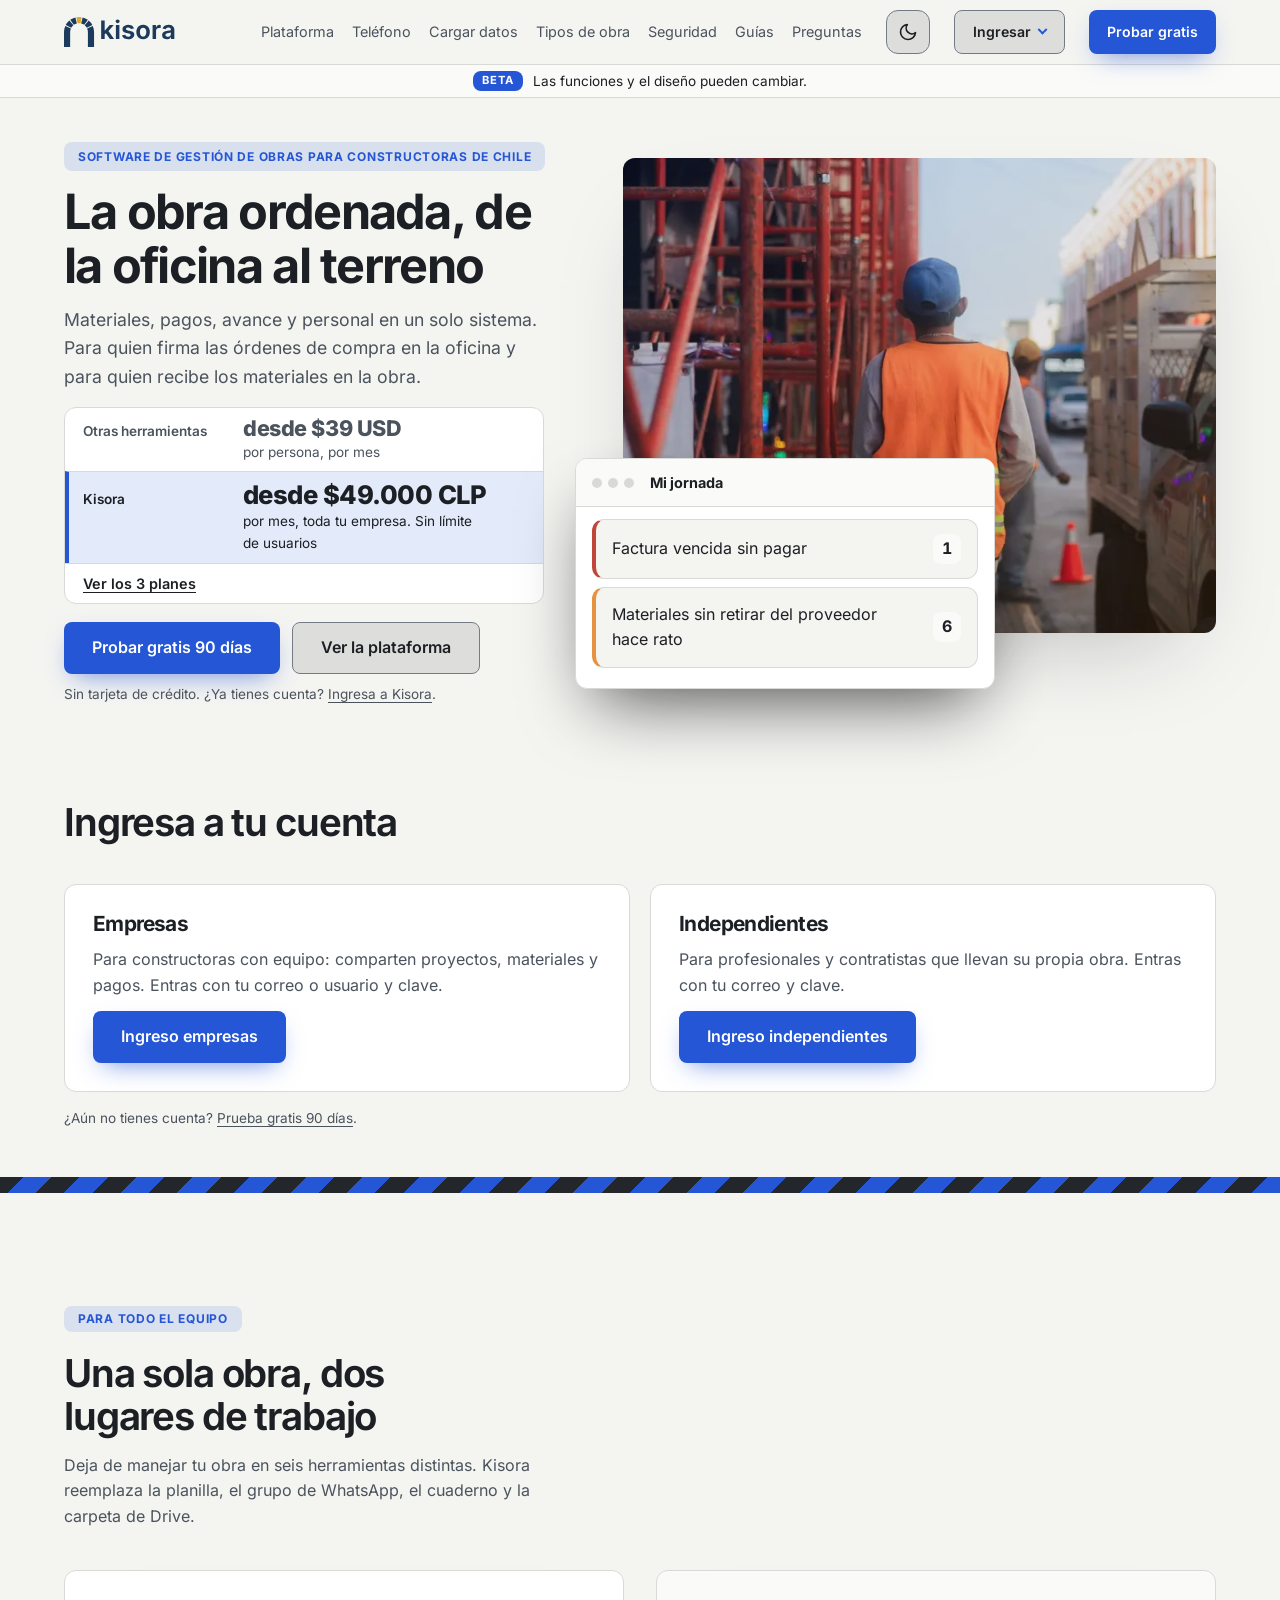
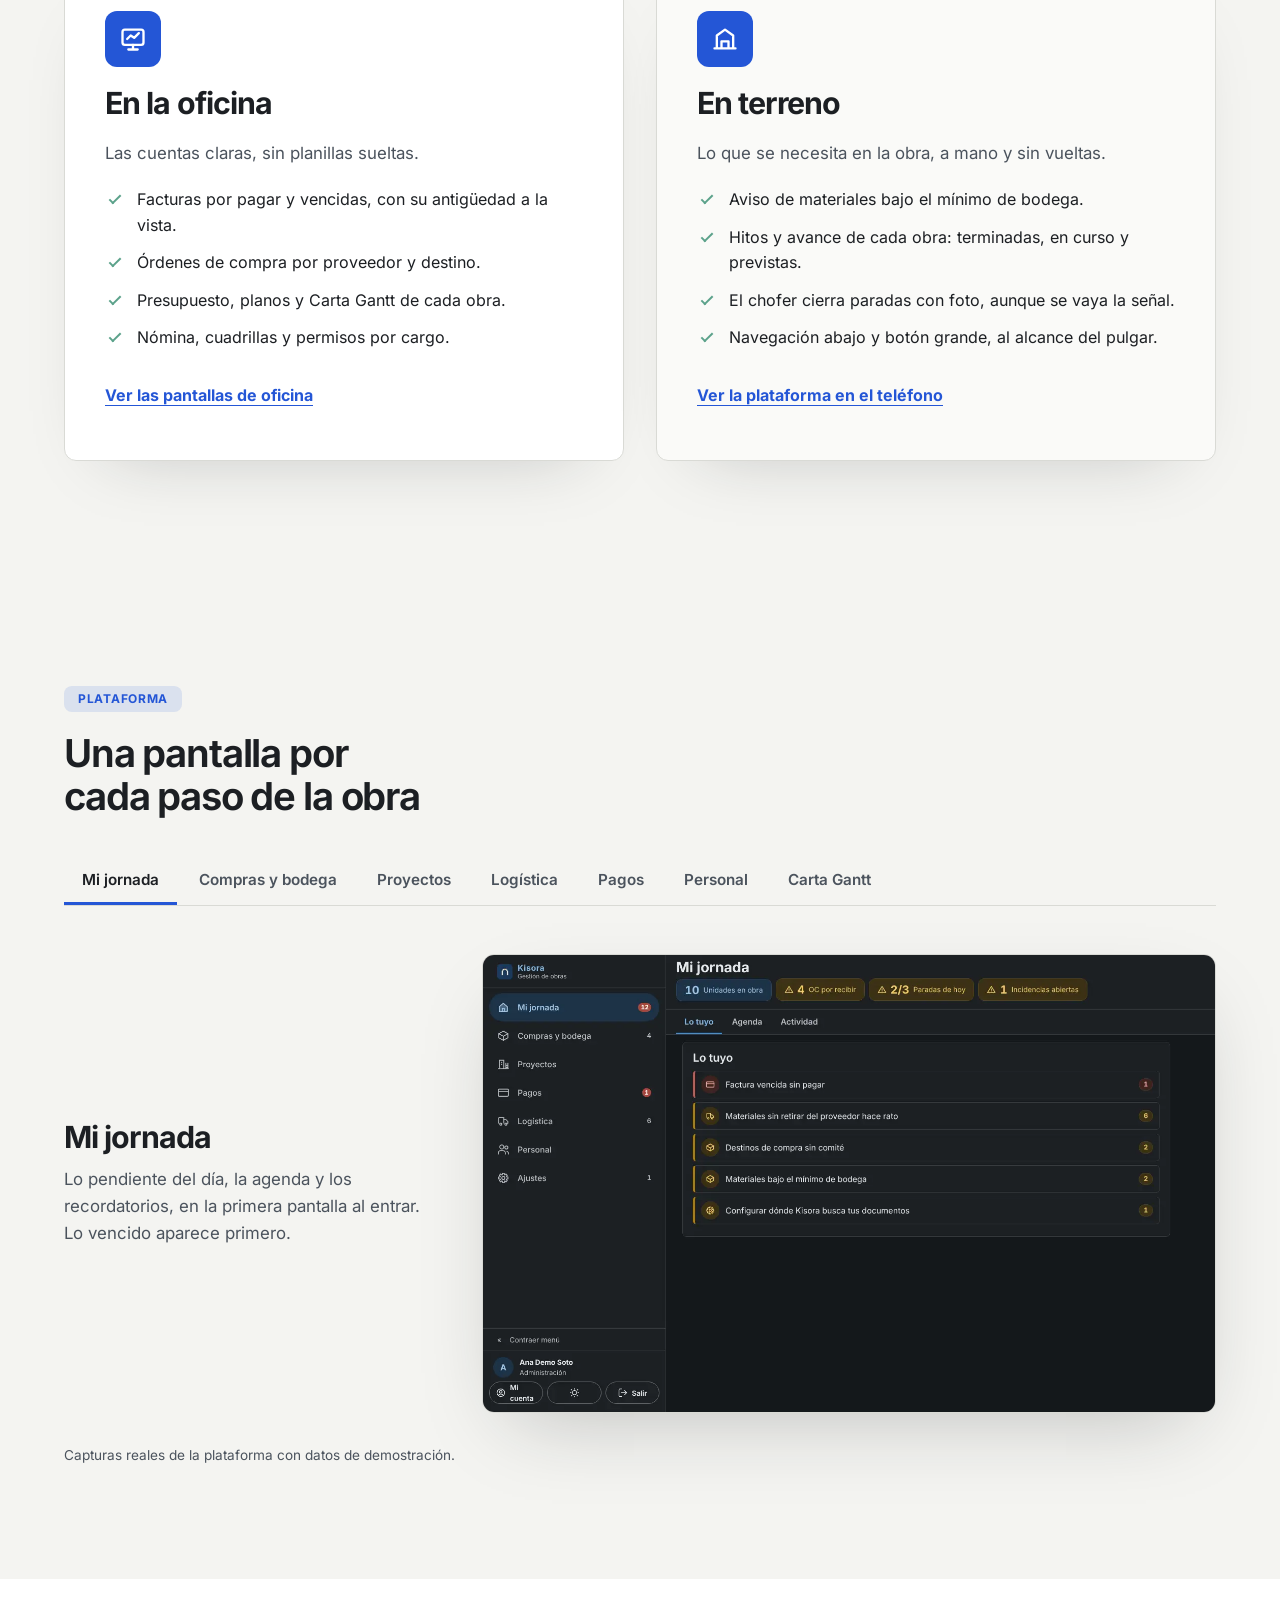
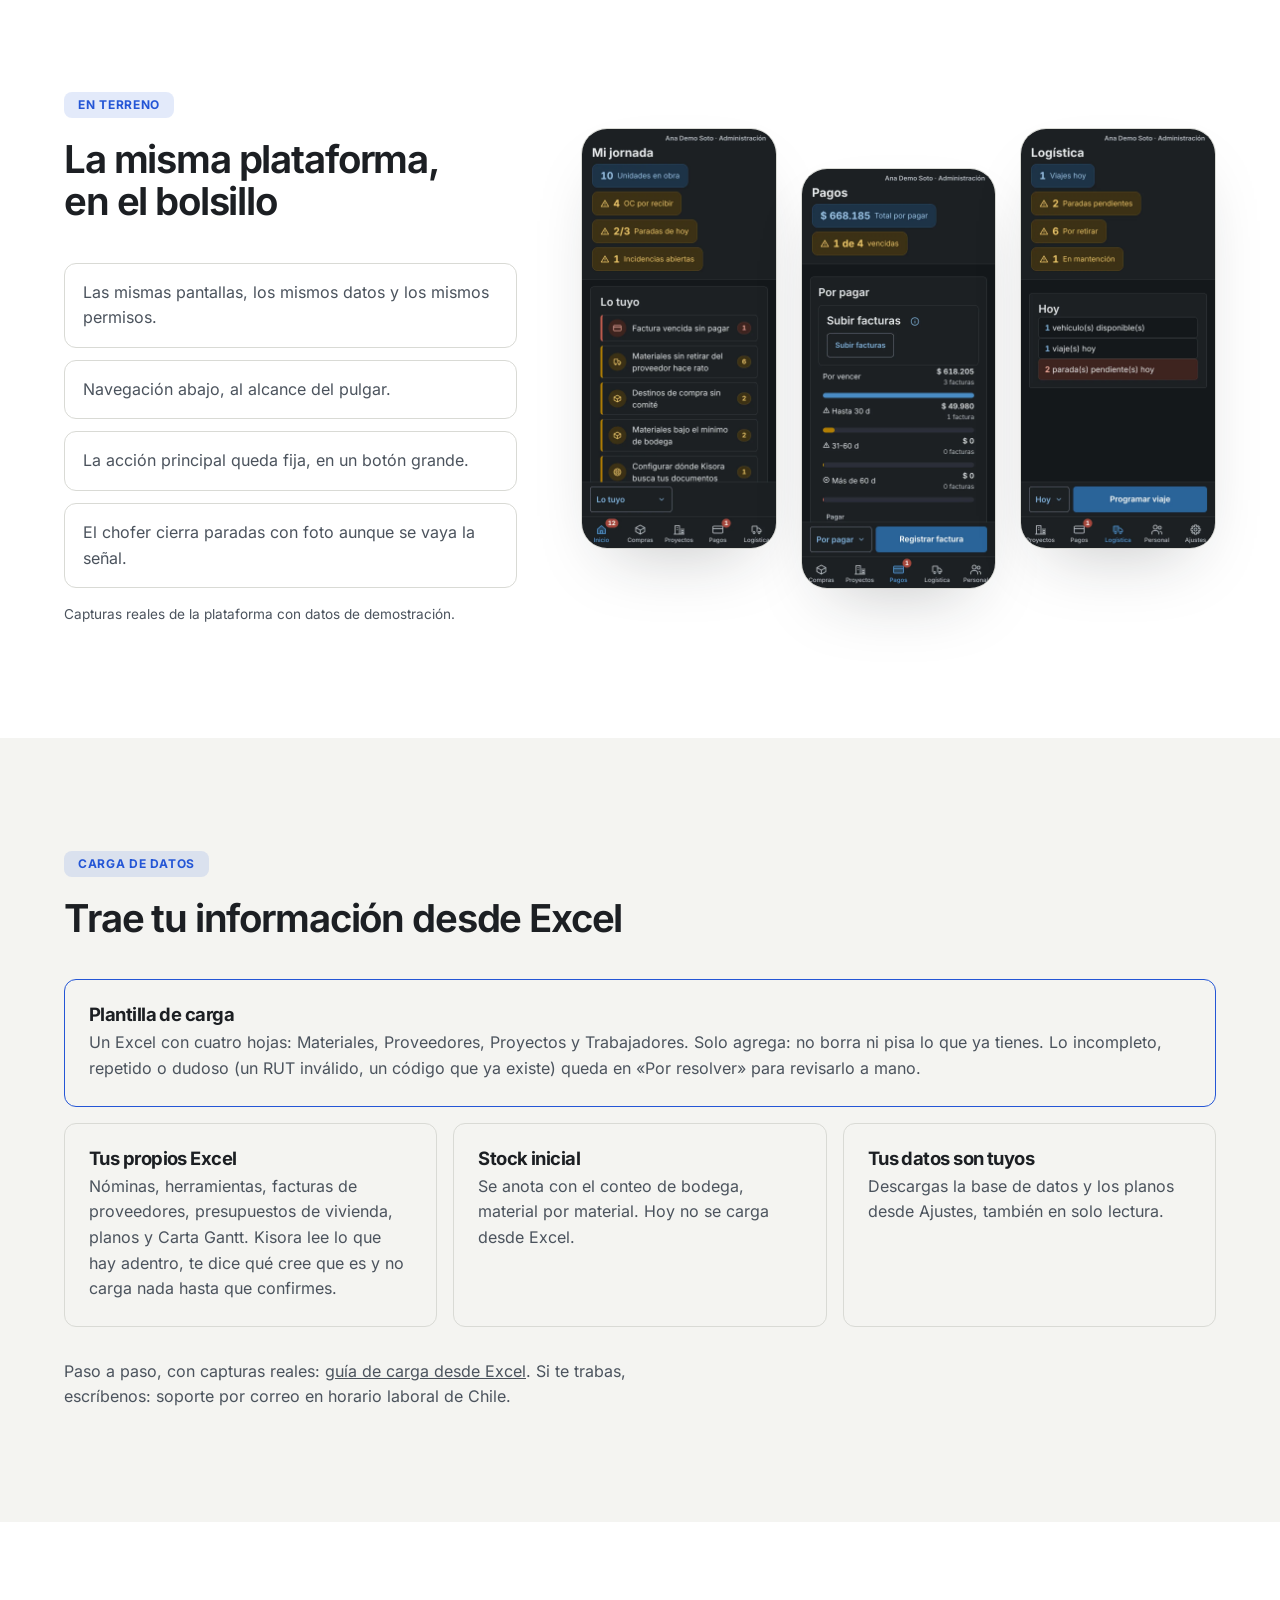
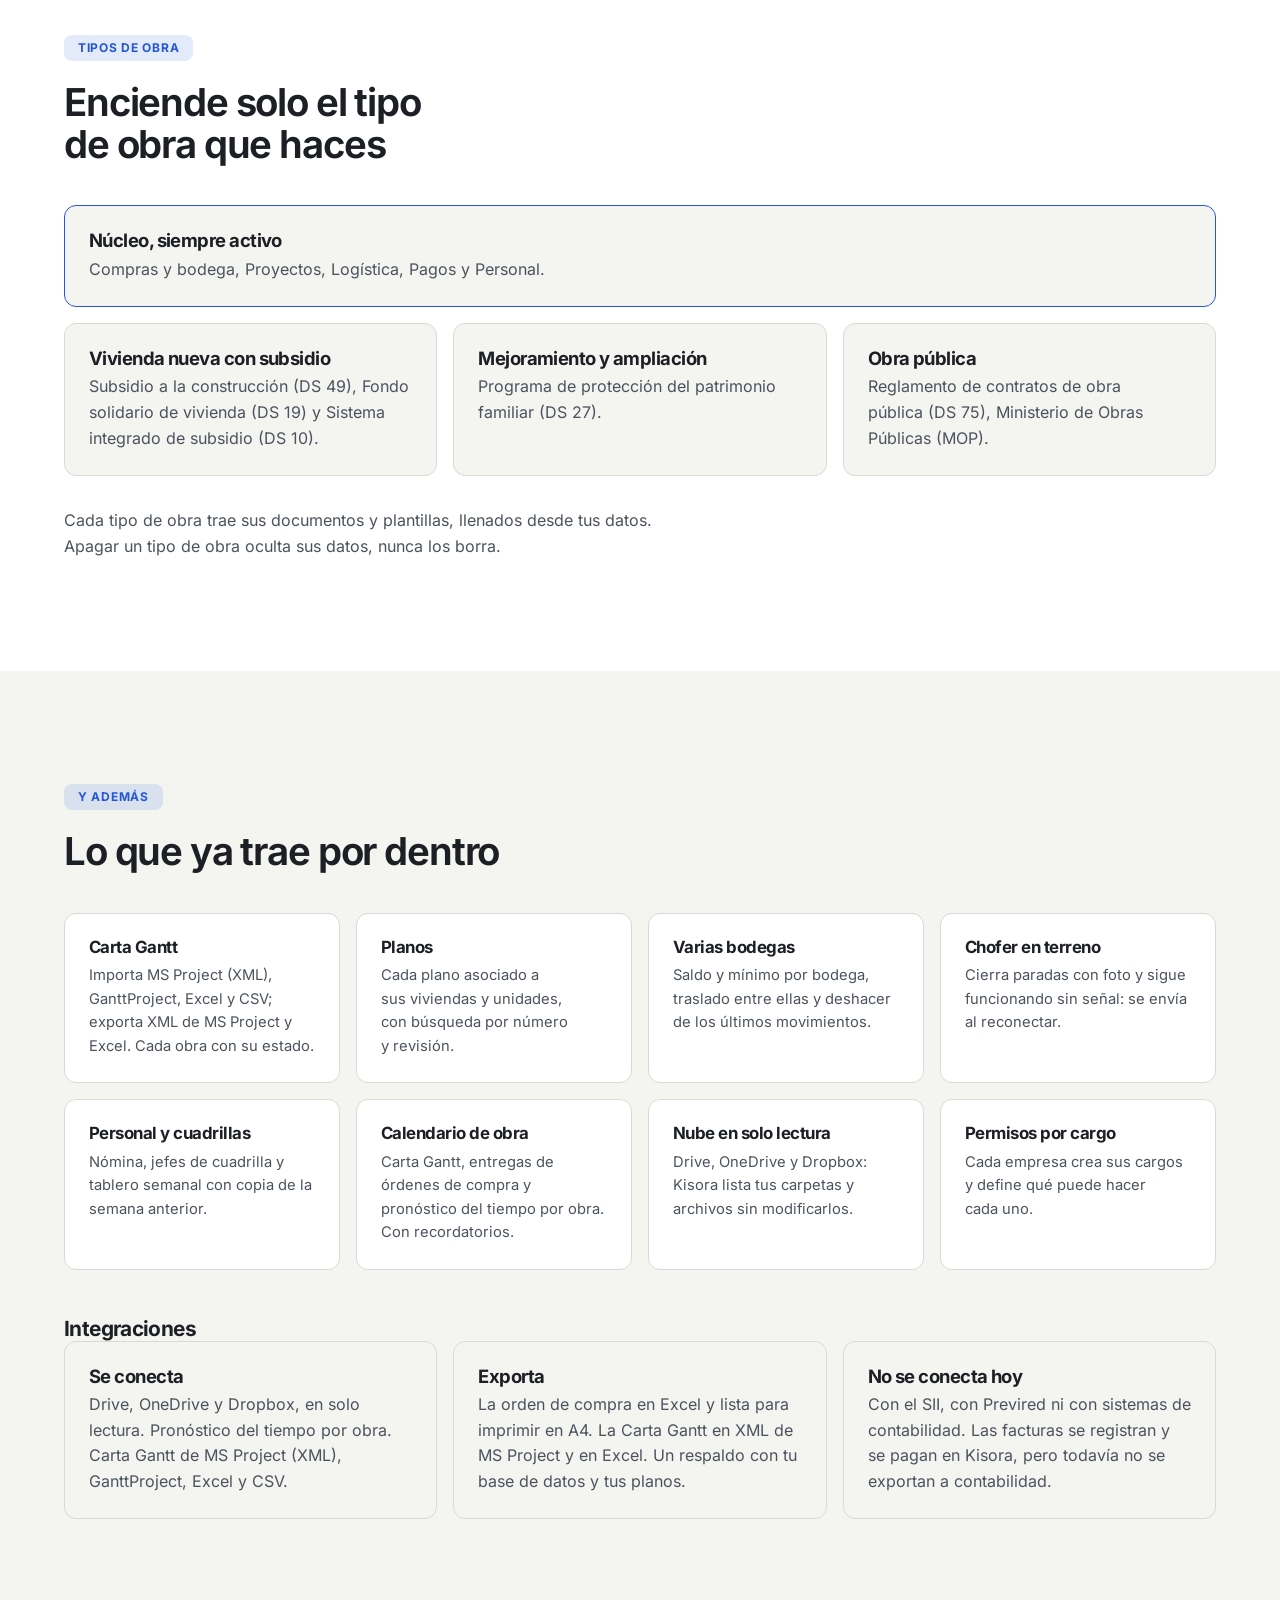
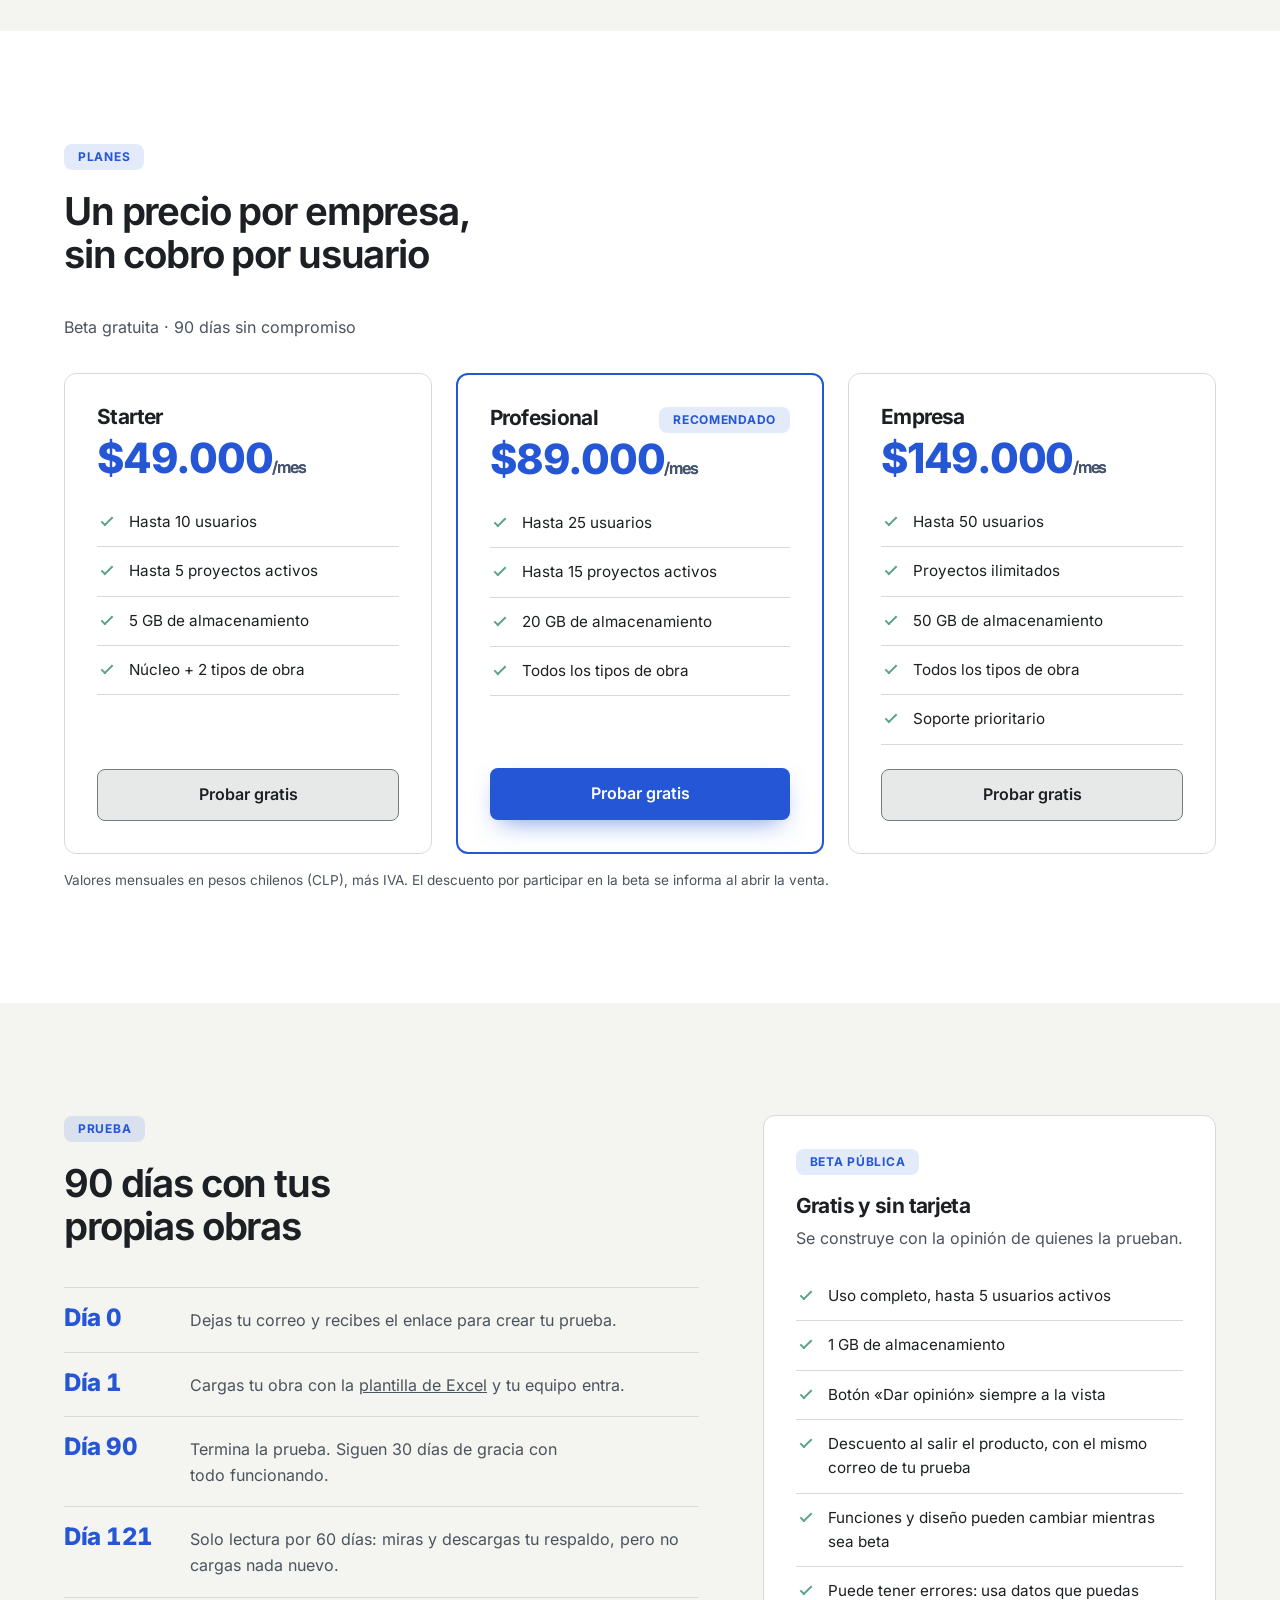
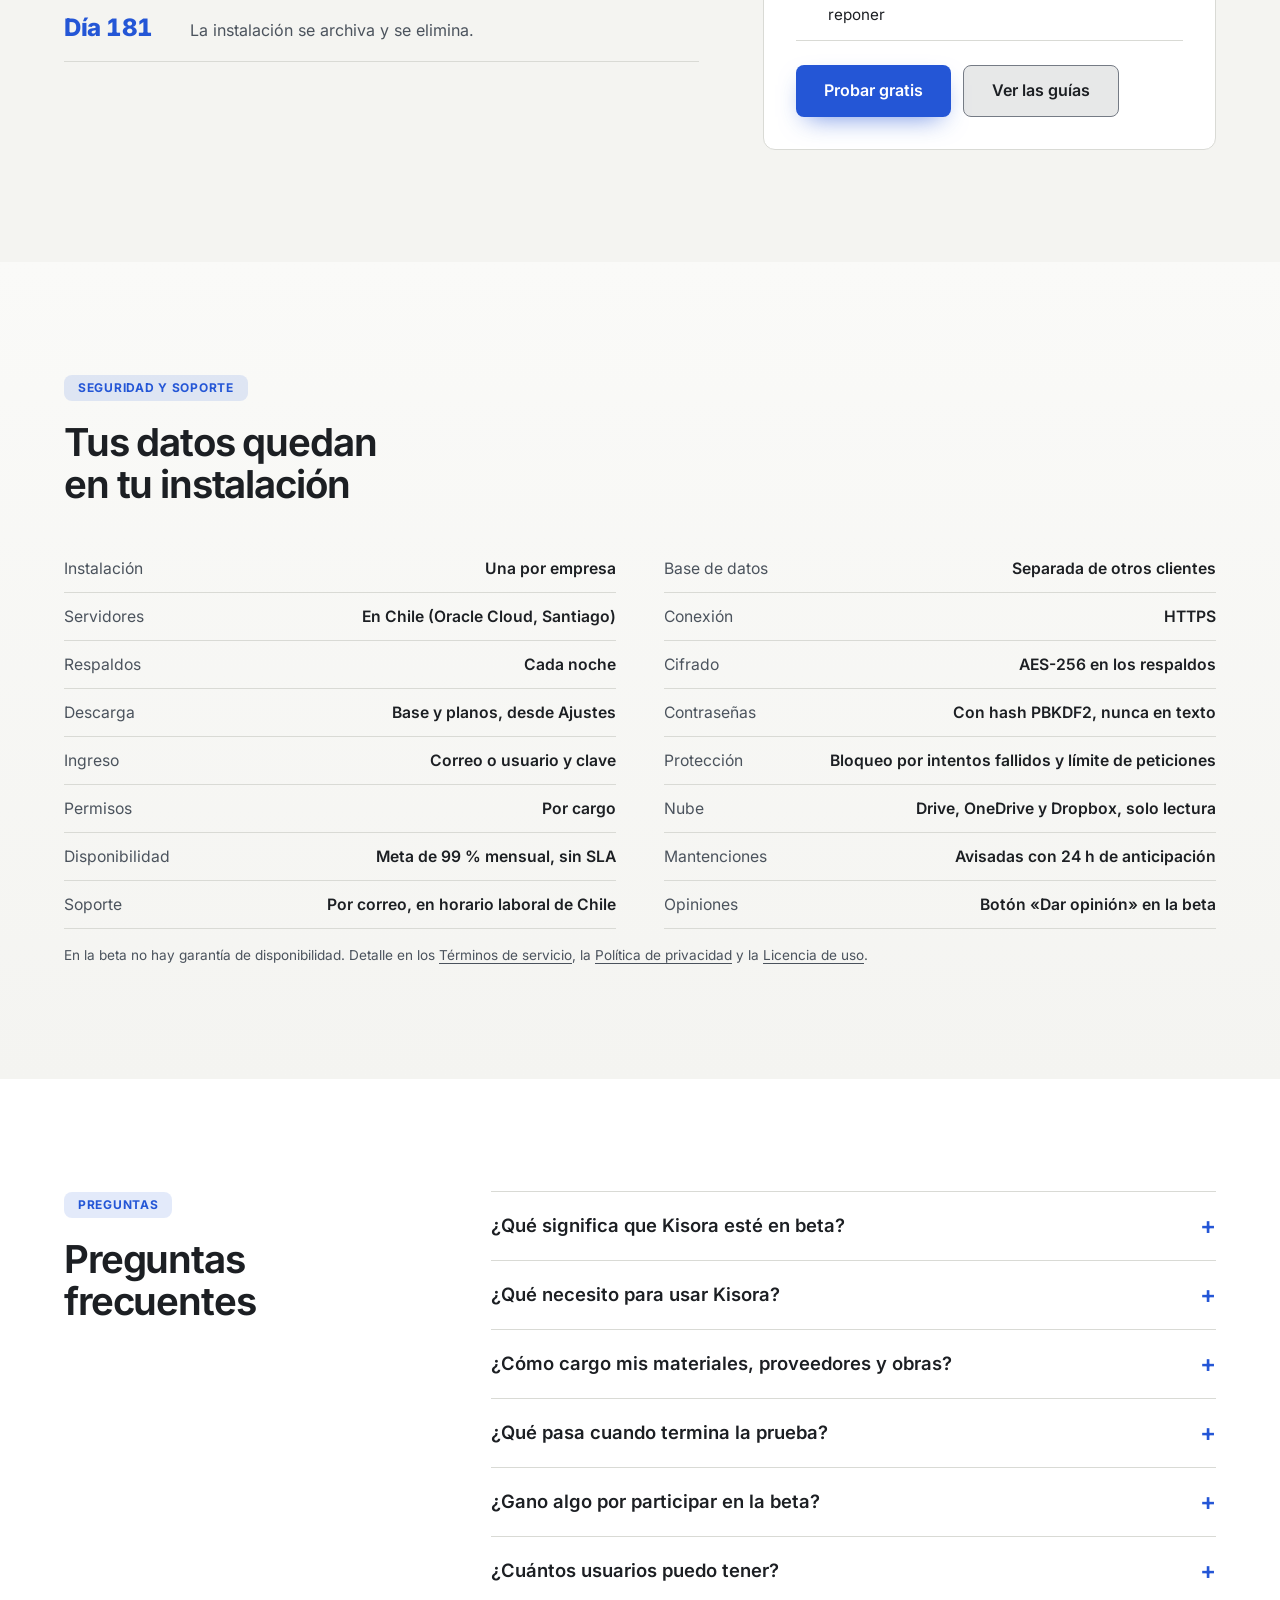
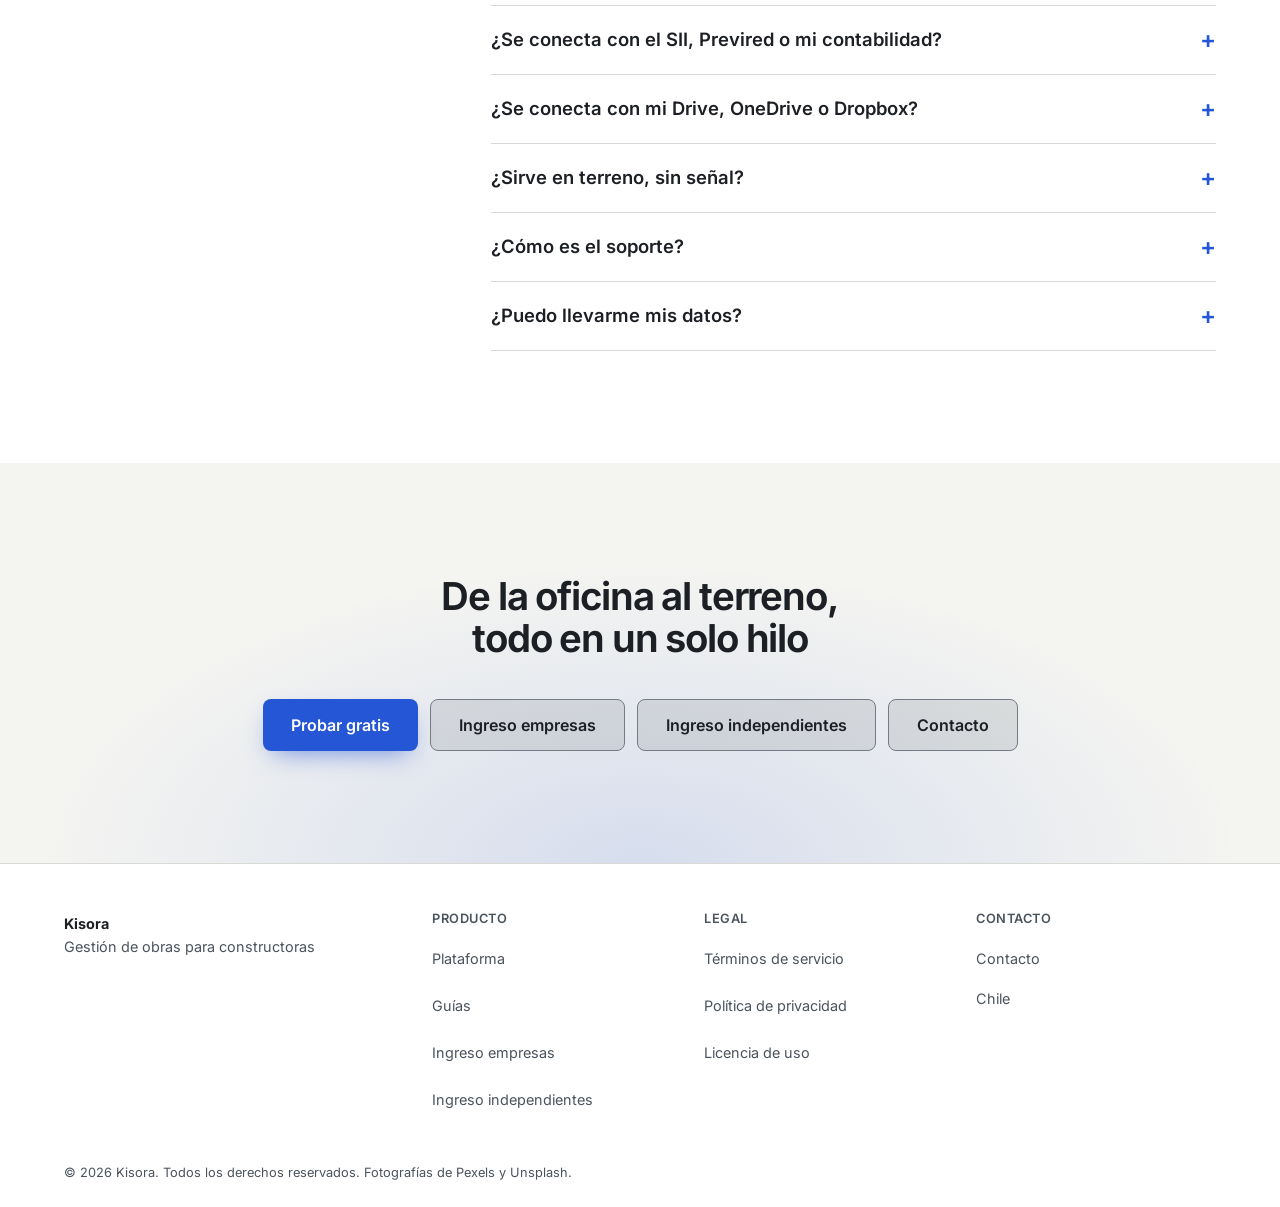
<file: index.html>
<!DOCTYPE html>
<html lang="es-CL" data-def="claro">
<head>
<meta charset="utf-8">
<meta name="viewport" content="width=device-width, initial-scale=1">
<title>Software de gestión de obras para constructoras en Chile | Kisora</title>
<meta name="description" content="Software de gestión de obras para constructoras en Chile: compras, bodega, proyectos, logística, pagos y personal en un solo sistema. Vivienda social y obra pública. Prueba gratis.">
<meta name="keywords" content="gestión de obras, constructora, Chile, compras, bodega, proyectos, logística, pagos, personal, vivienda social, obra pública, DS 49, DS 75">
<link rel="canonical" href="https://kisora.cl/">
<meta name="theme-color" content="#F4F4F1">
<meta http-equiv="Content-Security-Policy" content="default-src 'self'; img-src 'self' data:; connect-src 'self' https://alta.kisora.cl; object-src 'none'; base-uri 'self'; form-action 'self'">
<meta property="og:type" content="website">
<meta property="og:locale" content="es_CL">
<meta property="og:site_name" content="Kisora">
<meta property="og:title" content="Software de gestión de obras para constructoras en Chile | Kisora">
<meta property="og:description" content="Compras, bodega, proyectos, logística, pagos y personal en un solo sistema para constructoras de Chile.">
<meta property="og:url" content="https://kisora.cl/">
<meta property="og:image" content="https://kisora.cl/img/og.png">
<meta name="twitter:card" content="summary_large_image">
<link rel="icon" href="/img/logo.svg" type="image/svg+xml">
<link rel="manifest" href="/manifest.webmanifest">
<link rel="apple-touch-icon" href="/img/icon-512.png">
<link rel="stylesheet" href="/css/landing.css">
<link rel="stylesheet" href="/css/inicio.css">
<link rel="stylesheet" href="/css/nuevo.css">
<link rel="stylesheet" href="/css/paleta.css">
<script type="application/ld+json">
{"@context":"https://schema.org","@graph":[
{"@type":"Organization","name":"Kisora","url":"https://kisora.cl/","logo":"https://kisora.cl/img/icon-512.png","areaServed":"CL","availableLanguage":"es-CL"},
{"@type":"SoftwareApplication","name":"Kisora","applicationCategory":"BusinessApplication","operatingSystem":"Web","inLanguage":"es-CL","url":"https://kisora.cl/","description":"Gestión de obras para constructoras: compras, bodega, proyectos, logística, pagos y personal.","availableLanguage":"es-CL","keywords":"gestión de obras, constructora, Chile, compras, bodega, proyectos, logística, pagos, personal, vivienda social, obra pública, DS 49, DS 75","offers":[{"@type":"Offer","name":"Starter","price":"49000","priceCurrency":"CLP"},{"@type":"Offer","name":"Profesional","price":"89000","priceCurrency":"CLP"},{"@type":"Offer","name":"Empresa","price":"149000","priceCurrency":"CLP"}]}
]}
</script>
<script src="/js/tema.js"></script>
<script src="/js/inicio.js" defer></script>
</head>
<body>
<a class="saltar" href="#contenido">Saltar al contenido</a>

<header class="mast">
  <div class="c">
    <a class="marca" href="/" aria-label="Kisora, inicio"><img class="solo-osc" src="/img/logo-horizontal-reverso.svg" width="112" height="30" alt="Kisora"><img class="solo-cla" src="/img/logo-horizontal.svg" width="112" height="30" alt=""></a>
    <nav aria-label="Principal"><a href="#plataforma">Plataforma</a><a href="#movil">Teléfono</a><a href="#carga">Cargar datos</a><a href="#tipos-de-obra">Tipos de obra</a><a href="#datos">Seguridad</a><a href="/guias/">Guías</a><a href="#faq">Preguntas</a></nav>
    <details class="ing"><summary class="btn s">Ingresar</summary>
      <div class="ing-m"><button type="button" class="ing-x" aria-label="Cerrar menú">×</button><a href="https://clientes.kisora.cl/empresas"><strong>Ingreso empresas</strong><span>Constructoras con equipo</span></a><a href="https://clientes.kisora.cl/individual"><strong>Ingreso independientes</strong><span>Profesionales que llevan su propia obra</span></a></div>
    </details>
    <a class="btn p s" href="/probar.html">Probar gratis</a>
  </div>
</header>
<div class="aviso-beta" role="note"><span class="aviso-tag">Beta</span><span>Las funciones y el diseño pueden cambiar.</span></div>

<main id="contenido">

<section class="k-hero">
  <div class="c k-hg">
    <div class="k-in">
      <h2 class="tag">Software de gestión de obras para constructoras de Chile</h2>
      <h1>La obra ordenada, de la oficina al terreno</h1>
      <p class="lead">Materiales, pagos, avance y personal en un solo sistema. Para quien firma las órdenes de compra en la oficina y para quien recibe los materiales en la obra.</p>
      <div class="k-vs" role="group" aria-label="Comparación de precio">
        <p class="k-vs-f"><span class="k-vs-n">Otras herramientas</span><span class="k-vs-p">desde $39 USD</span><span class="k-vs-u">por persona, por mes</span></p>
        <p class="k-vs-f k-vs-k"><span class="k-vs-n">Kisora</span><span class="k-vs-p">desde $49.000 CLP</span><span class="k-vs-u">por mes, toda tu empresa. Sin límite de usuarios</span></p>
        <a class="k-vs-l" href="#precios">Ver los 3 planes</a>
      </div>
      <div class="acc">
        <a class="btn p" href="/probar.html">Probar gratis 90 días</a>
        <a class="btn" href="#plataforma">Ver la plataforma</a>
      </div>
      <p class="nota">Sin tarjeta de crédito. ¿Ya tienes cuenta? <a href="#ingreso">Ingresa a Kisora</a>.</p>
    </div>
    <div class="k-vis k-in"><figure class="k-ph"><img class="solo-cla" src="/img/hero-claro.webp" srcset="/img/hero-claro-800.webp 800w, /img/hero-claro.webp 1600w" sizes="(max-width:60rem) 100vw, 640px" width="1600" height="1067" alt="Obrero con chaleco naranja junto a un andamio, en una calle de la ciudad"><img class="solo-osc" src="/img/hero-oscuro.webp" srcset="/img/hero-oscuro-800.webp 800w, /img/hero-oscuro.webp 1600w" sizes="(max-width:60rem) 100vw, 640px" width="1600" height="1067" alt="Grúas de construcción contra el cielo del atardecer"></figure><div class="k-app" role="img" aria-label="Pantalla Mi jornada de Kisora: una factura vencida sin pagar, materiales sin retirar del proveedor, destinos de compra sin comité y materiales bajo el mínimo de bodega">
      <div class="k-bar"><i></i><i></i><i></i><b>Mi jornada</b></div>
      <div class="k-chips"><span class="k-chip"><b>10</b> Unidades en obra</span><span class="k-chip w"><b>4</b> OC por recibir</span><span class="k-chip w"><b>2/3</b> Paradas de hoy</span></div>
      <ul class="k-lista">
        <li class="r"><span>Factura vencida sin pagar</span><b>1</b></li>
        <li><span>Materiales sin retirar del proveedor hace rato</span><b>6</b></li>
        <li><span>Destinos de compra sin comité</span><b>2</b></li>
        <li><span>Materiales bajo el mínimo de bodega</span><b>2</b></li>
      </ul>
    </div></div>
  </div>
</section>

<section class="ingreso k-sec" id="ingreso" aria-labelledby="ing-t">
  <div class="c">
    <h2 id="ing-t">Ingresa a tu cuenta</h2>
    <div class="ing-g">
      <div class="ing-c"><h3>Empresas</h3><p>Para constructoras con equipo: comparten proyectos, materiales y pagos. Entras con tu correo o usuario y clave.</p><a class="btn p" href="https://clientes.kisora.cl/empresas">Ingreso empresas</a></div>
      <div class="ing-c"><h3>Independientes</h3><p>Para profesionales y contratistas que llevan su propia obra. Entras con tu correo y clave.</p><a class="btn p" href="https://clientes.kisora.cl/individual">Ingreso independientes</a></div>
    </div>
    <p class="nota">¿Aún no tienes cuenta? <a href="/probar.html">Prueba gratis 90 días</a>.</p>
  </div>
</section>
<div class="k-hz" aria-hidden="true"></div>

<section id="dos" class="k-sec">
  <div class="c">
    <span class="tag">Para todo el equipo</span>
    <h2>Una sola obra, dos lugares de trabajo</h2>
    <p class="mu dos-sub">Deja de manejar tu obra en seis herramientas distintas. Kisora reemplaza la planilla, el grupo de WhatsApp, el cuaderno y la carpeta de Drive.</p>
    <div class="k-dos">
      <article class="k-lug">
        <span class="k-ico"><svg viewBox="0 0 24 24" fill="none" stroke="currentColor" stroke-width="2" stroke-linecap="round" stroke-linejoin="round" aria-hidden="true"><rect x="3" y="4" width="18" height="13" rx="2"/><path d="M8 21h8M12 17v4M7 12l3-3 3 2 4-4"/></svg></span>
        <h3>En la oficina</h3>
        <p class="k-q">Las cuentas claras, sin planillas sueltas.</p>
        <ul>
          <li>Facturas por pagar y vencidas, con su antigüedad a la vista.</li>
          <li>Órdenes de compra por proveedor y destino.</li>
          <li>Presupuesto, planos y Carta Gantt de cada obra.</li>
          <li>Nómina, cuadrillas y permisos por cargo.</li>
        </ul>
        <a class="k-ir" href="#plataforma">Ver las pantallas de oficina</a>
      </article>
      <article class="k-lug t">
        <span class="k-ico"><svg viewBox="0 0 24 24" fill="none" stroke="currentColor" stroke-width="2" stroke-linecap="round" stroke-linejoin="round" aria-hidden="true"><path d="M3 20h18M5 20V9l7-5 7 5v11M9 20v-6h6v6"/></svg></span>
        <h3>En terreno</h3>
        <p class="k-q">Lo que se necesita en la obra, a mano y sin vueltas.</p>
        <ul>
          <li>Aviso de materiales bajo el mínimo de bodega.</li>
          <li>Hitos y avance de cada obra: terminadas, en curso y previstas.</li>
          <li>El chofer cierra paradas con foto, aunque se vaya la señal.</li>
          <li>Navegación abajo y botón grande, al alcance del pulgar.</li>
        </ul>
        <a class="k-ir" href="#movil">Ver la plataforma en el teléfono</a>
      </article>
    </div>
  </div>
</section>

<section id="plataforma" class="k-sec">
  <div class="c">
    <span class="tag">Plataforma</span>
    <h2>Una pantalla por cada paso de la obra</h2>
    <div class="k-tabs" role="tablist" aria-label="Pantallas de Kisora"><button type="button" role="tab" id="t-jornada" aria-controls="p-jornada" aria-selected="true" tabindex="0">Mi jornada</button><button type="button" role="tab" id="t-compras" aria-controls="p-compras" aria-selected="false" tabindex="-1">Compras y bodega</button><button type="button" role="tab" id="t-proyectos" aria-controls="p-proyectos" aria-selected="false" tabindex="-1">Proyectos</button><button type="button" role="tab" id="t-logistica" aria-controls="p-logistica" aria-selected="false" tabindex="-1">Logística</button><button type="button" role="tab" id="t-pagos" aria-controls="p-pagos" aria-selected="false" tabindex="-1">Pagos</button><button type="button" role="tab" id="t-personal" aria-controls="p-personal" aria-selected="false" tabindex="-1">Personal</button><button type="button" role="tab" id="t-gantt" aria-controls="p-gantt" aria-selected="false" tabindex="-1">Carta Gantt</button></div>
    <div class="k-panels"><div class="k-panel" role="tabpanel" id="p-jornada" aria-labelledby="t-jornada"><div class="k-ptxt"><h3>Mi jornada</h3><p>Lo pendiente del día, la agenda y los recordatorios, en la primera pantalla al entrar. Lo vencido aparece primero.</p></div><div class="win"><img class="solo-osc" src="/img/app-jornada-claro.webp" width="1440" height="900" loading="lazy" alt="Mi jornada con lo pendiente y la agenda del día"><img class="solo-cla" src="/img/app-jornada-oscuro.webp" width="1440" height="900" loading="lazy" alt=""></div></div><div class="k-panel" role="tabpanel" id="p-compras" aria-labelledby="t-compras"><div class="k-ptxt"><h3>Compras y bodega</h3><p>Órdenes de compra por proveedor y destino, recepción y aviso de materiales bajo el mínimo. Varias bodegas, con traslado entre ellas.</p></div><div class="win"><img class="solo-osc" src="/img/app-compras-claro.webp" width="1440" height="900" loading="lazy" alt="Órdenes de compra y materiales bajo el mínimo"><img class="solo-cla" src="/img/app-compras-oscuro.webp" width="1440" height="900" loading="lazy" alt=""></div></div><div class="k-panel" role="tabpanel" id="p-proyectos" aria-labelledby="t-proyectos"><div class="k-ptxt"><h3>Proyectos</h3><p>Cada obra con sus unidades, presupuesto y planos, en una lista por estado: en ejecución, terminadas y por destinar.</p></div><div class="win"><img class="solo-osc" src="/img/app-proyectos-claro.webp" width="1440" height="900" loading="lazy" alt="Proyectos con avance y Carta Gantt"><img class="solo-cla" src="/img/app-proyectos-oscuro.webp" width="1440" height="900" loading="lazy" alt=""></div></div><div class="k-panel" role="tabpanel" id="p-logistica" aria-labelledby="t-logistica"><div class="k-ptxt"><h3>Logística</h3><p>Viajes con chofer y vehículo, y confirmación de cada parada. El chofer cierra con foto, también sin señal.</p></div><div class="win"><img class="solo-osc" src="/img/app-logistica-claro.webp" width="1440" height="900" loading="lazy" alt="Ruta de reparto y viajes de hoy"><img class="solo-cla" src="/img/app-logistica-oscuro.webp" width="1440" height="900" loading="lazy" alt=""></div></div><div class="k-panel" role="tabpanel" id="p-pagos" aria-labelledby="t-pagos"><div class="k-ptxt"><h3>Pagos</h3><p>Facturas por pagar y pagadas, con su antigüedad a la vista.</p></div><div class="win"><img class="solo-osc" src="/img/app-pagos-claro.webp" width="1440" height="900" loading="lazy" alt="Facturas por pagar, vencidas y antigüedad"><img class="solo-cla" src="/img/app-pagos-oscuro.webp" width="1440" height="900" loading="lazy" alt=""></div></div><div class="k-panel" role="tabpanel" id="p-personal" aria-labelledby="t-personal"><div class="k-ptxt"><h3>Personal</h3><p>Nómina, cuadrillas con su jefe y un tablero semanal que se copia de una semana a otra.</p></div><div class="win"><img class="solo-osc" src="/img/app-personal-claro.webp" width="1440" height="900" loading="lazy" alt="Cuadrillas y tablero semanal de asignación"><img class="solo-cla" src="/img/app-personal-oscuro.webp" width="1440" height="900" loading="lazy" alt=""></div></div><div class="k-panel" role="tabpanel" id="p-gantt" aria-labelledby="t-gantt"><div class="k-ptxt"><h3>Carta Gantt</h3><p>Vistas de día, semana y mes, con línea base. Importa MS Project (XML), GanttProject, Excel y CSV; exporta XML de MS Project y Excel.</p></div><div class="win"><img class="solo-osc" src="/img/app-gantt-claro.webp" width="1440" height="900" loading="lazy" alt="Carta Gantt en vista mensual, con tareas terminadas, en curso y previstas"><img class="solo-cla" src="/img/app-gantt-oscuro.webp" width="1440" height="900" loading="lazy" alt=""></div></div></div>
    <p class="sub">Capturas reales de la plataforma con datos de demostración.</p>
  </div>
</section>

<section id="movil" class="k-sec k-alt">
  <div class="c k-mv">
    <div>
      <span class="tag">En terreno</span>
      <h2>La misma plataforma, en el bolsillo</h2>
      <ul class="k-lis">
        <li>Las mismas pantallas, los mismos datos y los mismos permisos.</li>
        <li>Navegación abajo, al alcance del pulgar.</li>
        <li>La acción principal queda fija, en un botón grande.</li>
        <li>El chofer cierra paradas con foto aunque se vaya la señal.</li>
      </ul>
      <p class="sub">Capturas reales de la plataforma con datos de demostración.</p>
    </div>
    <div class="k-tels">
      <div class="k-tel"><img class="solo-cla" src="/img/movil-jornada.webp" width="780" height="1688" loading="lazy" alt="Mi jornada en el teléfono, con lo pendiente y la navegación inferior"><img class="solo-osc" src="/img/movil-jornada-claro.webp" width="780" height="1688" loading="lazy" alt=""></div>
      <div class="k-tel"><img class="solo-cla" src="/img/movil-pagos.webp" width="780" height="1688" loading="lazy" alt="Pagos en el teléfono, con total por pagar y antigüedad"><img class="solo-osc" src="/img/movil-pagos-claro.webp" width="780" height="1688" loading="lazy" alt=""></div>
      <div class="k-tel"><img class="solo-cla" src="/img/movil-logistica.webp" width="780" height="1688" loading="lazy" alt="Logística en el teléfono, con viajes y paradas de hoy"><img class="solo-osc" src="/img/movil-logistica-claro.webp" width="780" height="1688" loading="lazy" alt=""></div>
    </div>
  </div>
</section>

<section id="carga" class="k-sec">
  <div class="c">
    <span class="tag">Carga de datos</span>
    <h2>Trae tu información desde Excel</h2>
    <div class="k-mod">
      <div class="k-core"><h3>Plantilla de carga</h3><p>Un Excel con cuatro hojas: Materiales, Proveedores, Proyectos y Trabajadores. Solo agrega: no borra ni pisa lo que ya tienes. Lo incompleto, repetido o dudoso (un RUT inválido, un código que ya existe) queda en «Por resolver» para revisarlo a mano.</p></div>
      <div class="k-m"><h3>Tus propios Excel</h3><p>Nóminas, herramientas, facturas de proveedores, presupuestos de vivienda, planos y Carta Gantt. Kisora lee lo que hay adentro, te dice qué cree que es y no carga nada hasta que confirmes.</p></div>
      <div class="k-m"><h3>Stock inicial</h3><p>Se anota con el conteo de bodega, material por material. Hoy no se carga desde Excel.</p></div>
      <div class="k-m"><h3>Tus datos son tuyos</h3><p>Descargas la base de datos y los planos desde Ajustes, también en solo lectura.</p></div>
    </div>
    <p class="k-p">Paso a paso, con capturas reales: <a href="/guias/#carga">guía de carga desde Excel</a>. Si te trabas, escríbenos: soporte por correo en horario laboral de Chile.</p>
  </div>
</section>

<section id="tipos-de-obra" class="k-sec k-alt">
  <div class="c">
    <span class="tag">Tipos de obra</span>
    <h2>Enciende solo el tipo de obra que haces</h2>
    <div class="k-mod">
      <div class="k-core"><h3>Núcleo, siempre activo</h3><p>Compras y bodega, Proyectos, Logística, Pagos y Personal.</p></div>
      <div class="k-m"><h3>Vivienda nueva con subsidio</h3><p>Subsidio a la construcción (DS 49), Fondo solidario de vivienda (DS 19) y Sistema integrado de subsidio (DS 10).</p></div>
      <div class="k-m"><h3>Mejoramiento y ampliación</h3><p>Programa de protección del patrimonio familiar (DS 27).</p></div>
      <div class="k-m"><h3>Obra pública</h3><p>Reglamento de contratos de obra pública (DS 75), Ministerio de Obras Públicas (MOP).</p></div>
    </div>
    <p class="k-p">Cada tipo de obra trae sus documentos y plantillas, llenados desde tus datos. Apagar un tipo de obra oculta sus datos, nunca los borra.</p>
  </div>
</section>

<section id="funciones" class="k-sec">
  <div class="c">
    <span class="tag">Y además</span>
    <h2>Lo que ya trae por dentro</h2>
    <div class="k-fns">
      <div class="fn"><h3>Carta Gantt</h3><p>Importa MS Project (XML), GanttProject, Excel y CSV; exporta XML de MS Project y Excel. Cada obra con su estado.</p></div>
      <div class="fn"><h3>Planos</h3><p>Cada plano asociado a sus viviendas y unidades, con búsqueda por número y revisión.</p></div>
      <div class="fn"><h3>Varias bodegas</h3><p>Saldo y mínimo por bodega, traslado entre ellas y deshacer de los últimos movimientos.</p></div>
      <div class="fn"><h3>Chofer en terreno</h3><p>Cierra paradas con foto y sigue funcionando sin señal: se envía al reconectar.</p></div>
      <div class="fn"><h3>Personal y cuadrillas</h3><p>Nómina, jefes de cuadrilla y tablero semanal con copia de la semana anterior.</p></div>
      <div class="fn"><h3>Calendario de obra</h3><p>Carta Gantt, entregas de órdenes de compra y pronóstico del tiempo por obra. Con recordatorios.</p></div>
      <div class="fn"><h3>Nube en solo lectura</h3><p>Drive, OneDrive y Dropbox: Kisora lista tus carpetas y archivos sin modificarlos.</p></div>
      <div class="fn"><h3>Permisos por cargo</h3><p>Cada empresa crea sus cargos y define qué puede hacer cada uno.</p></div>
    </div>
    <h3 class="mt-48">Integraciones</h3>
    <div class="k-mod">
      <div class="k-m"><h3>Se conecta</h3><p>Drive, OneDrive y Dropbox, en solo lectura. Pronóstico del tiempo por obra. Carta Gantt de MS Project (XML), GanttProject, Excel y CSV.</p></div>
      <div class="k-m"><h3>Exporta</h3><p>La orden de compra en Excel y lista para imprimir en A4. La Carta Gantt en XML de MS Project y en Excel. Un respaldo con tu base de datos y tus planos.</p></div>
      <div class="k-m"><h3>No se conecta hoy</h3><p>Con el SII, con Previred ni con sistemas de contabilidad. Las facturas se registran y se pagan en Kisora, pero todavía no se exportan a contabilidad.</p></div>
    </div>
  </div>
</section>

<section id="precios" class="k-sec k-alt">
  <div class="c">
    <span class="tag">Planes</span>
    <h2>Un precio por empresa, sin cobro por usuario</h2>
    <p class="mu">Beta gratuita · 90 días sin compromiso</p>
    <div class="k-planes">
<article class="card k-plan"><h3>Starter</h3><p class="cifra">$49.000<span>/mes</span></p><ul><li>Hasta 10 usuarios</li><li>Hasta 5 proyectos activos</li><li>5 GB de almacenamiento</li><li>Núcleo + 2 tipos de obra</li></ul><a class="btn" href="/probar.html">Probar gratis</a></article><article class="card k-plan rec"><h3>Profesional</h3><span class="tag">Recomendado</span><p class="cifra">$89.000<span>/mes</span></p><ul><li>Hasta 25 usuarios</li><li>Hasta 15 proyectos activos</li><li>20 GB de almacenamiento</li><li>Todos los tipos de obra</li></ul><a class="btn p" href="/probar.html">Probar gratis</a></article><article class="card k-plan"><h3>Empresa</h3><p class="cifra">$149.000<span>/mes</span></p><ul><li>Hasta 50 usuarios</li><li>Proyectos ilimitados</li><li>50 GB de almacenamiento</li><li>Todos los tipos de obra</li><li>Soporte prioritario</li></ul><a class="btn" href="/probar.html">Probar gratis</a></article>
    </div>
    <p class="nota">Valores mensuales en pesos chilenos (CLP), más IVA. El descuento por participar en la beta se informa al abrir la venta.</p>
  </div>
</section>

<section id="prueba" class="k-sec">
  <div class="c k-pr">
    <div>
      <span class="tag">Prueba</span>
      <h2>90 días con tus propias obras</h2>
      <ol class="k-reg">
        <li><span class="dia">Día 0</span><p>Dejas tu correo y recibes el enlace para crear tu prueba.</p></li>
        <li><span class="dia">Día 1</span><p>Cargas tu obra con la <a href="/guias/#carga">plantilla de Excel</a> y tu equipo entra.</p></li>
        <li><span class="dia">Día 90</span><p>Termina la prueba. Siguen 30 días de gracia con todo funcionando.</p></li>
        <li><span class="dia">Día 121</span><p>Solo lectura por 60 días: miras y descargas tu respaldo, pero no cargas nada nuevo.</p></li>
        <li><span class="dia">Día 181</span><p>La instalación se archiva y se elimina.</p></li>
      </ol>
    </div>
    <div class="card k-precio">
      <span class="tag">Beta pública</span>
      <h3>Gratis y sin tarjeta</h3>
      <p class="mu pr-sub">Se construye con la opinión de quienes la prueban.</p>
      <ul>
        <li>Uso completo, hasta 5 usuarios activos</li>
        <li>1 GB de almacenamiento</li>
        <li>Botón «Dar opinión» siempre a la vista</li>
        <li>Descuento al salir el producto, con el mismo correo de tu prueba</li>
        <li>Funciones y diseño pueden cambiar mientras sea beta</li>
        <li>Puede tener errores: usa datos que puedas reponer</li>
      </ul>
      <div class="acc"><a class="btn p" href="/probar.html">Probar gratis</a><a class="btn" href="/guias/">Ver las guías</a></div>
    </div>
  </div>
</section>

<section class="datos k-sec" id="datos">
  <div class="c">
    <span class="tag">Seguridad y soporte</span>
    <h2>Tus datos quedan en tu instalación</h2>
    <dl class="conf">
      <div><dt>Instalación</dt><dd>Una por empresa</dd></div>
      <div><dt>Base de datos</dt><dd>Separada de otros clientes</dd></div>
      <div><dt>Servidores</dt><dd>En Chile (Oracle Cloud, Santiago)</dd></div>
      <div><dt>Conexión</dt><dd>HTTPS</dd></div>
      <div><dt>Respaldos</dt><dd>Cada noche</dd></div>
      <div><dt>Cifrado</dt><dd>AES-256 en los respaldos</dd></div>
      <div><dt>Descarga</dt><dd>Base y planos, desde Ajustes</dd></div>
      <div><dt>Contraseñas</dt><dd>Con hash PBKDF2, nunca en texto</dd></div>
      <div><dt>Ingreso</dt><dd>Correo o usuario y clave</dd></div>
      <div><dt>Protección</dt><dd>Bloqueo por intentos fallidos y límite de peticiones</dd></div>
      <div><dt>Permisos</dt><dd>Por cargo</dd></div>
      <div><dt>Nube</dt><dd>Drive, OneDrive y Dropbox, solo lectura</dd></div>
      <div><dt>Disponibilidad</dt><dd>Meta de 99 % mensual, sin SLA</dd></div>
      <div><dt>Mantenciones</dt><dd>Avisadas con 24 h de anticipación</dd></div>
      <div><dt>Soporte</dt><dd>Por correo, en horario laboral de Chile</dd></div>
      <div><dt>Opiniones</dt><dd>Botón «Dar opinión» en la beta</dd></div>
    </dl>
    <p class="nota">En la beta no hay garantía de disponibilidad. Detalle en los <a href="/legal/terminos.html">Términos de servicio</a>, la <a href="/legal/privacidad.html">Política de privacidad</a> y la <a href="/legal/licencia.html">Licencia de uso</a>.</p>
  </div>
</section>

<section class="k-sec k-alt" id="faq">
  <div class="c k-faq">
    <div><span class="tag">Preguntas</span><h2>Preguntas frecuentes</h2></div>
    <div>
    <details><summary>¿Qué significa que Kisora esté en beta?</summary><p>Que todavía la estamos construyendo con quienes la prueban. Funciones y diseño pueden cambiar o moverse según lo que nos cuenten, y puede tener errores. Por eso conviene usar datos que puedas reponer y descargar tu respaldo desde Ajustes. Tu opinión llega con el botón «Dar opinión».</p></details>
    <details><summary>¿Qué necesito para usar Kisora?</summary><p>Un navegador y conexión a internet. Funciona en computador, tablet y celular.</p></details>
    <details><summary>¿Cómo cargo mis materiales, proveedores y obras?</summary><p>Con una plantilla de Excel que bajas desde Ajustes, o subiendo tus propios Excel: Kisora los reconoce por su contenido y no carga nada hasta que confirmes. El stock inicial se anota con el conteo de bodega. Mira la <a href="/guias/#carga">guía paso a paso</a>.</p></details>
    <details><summary>¿Qué pasa cuando termina la prueba?</summary><p>A los 90 días termina la prueba y siguen 30 días de gracia con todo funcionando. Luego hay 60 días en solo lectura, en que puedes mirar y descargar tu respaldo, y después la instalación se archiva y se elimina.</p></details>
    <details><summary>¿Gano algo por participar en la beta?</summary><p>Sí: un descuento cuando salga el producto, si contratas con el mismo correo con el que creaste tu prueba. Para eso guardamos solo un hash de ese correo, no el correo. El monto se informa al abrir la venta.</p></details>
    <details><summary>¿Cuántos usuarios puedo tener?</summary><p>La prueba admite hasta 5 usuarios activos, cada uno con su cargo y sus permisos.</p></details>
    <details><summary>¿Se conecta con el SII, Previred o mi contabilidad?</summary><p>Hoy no. Las facturas se registran y se pagan en Kisora, pero no se exportan a contabilidad. Lo que sí hay: Drive, OneDrive y Dropbox en solo lectura, y la orden de compra y la Carta Gantt en Excel.</p></details>
    <details><summary>¿Se conecta con mi Drive, OneDrive o Dropbox?</summary><p>Sí. Administración conecta la nube desde Ajustes y Kisora lista tus carpetas y archivos en modo solo lectura.</p></details>
    <details><summary>¿Sirve en terreno, sin señal?</summary><p>El chofer puede cerrar paradas y subir la foto sin conexión; se envía al reconectar. Para eso la pantalla debe estar abierta al perder la señal.</p></details>
    <details><summary>¿Cómo es el soporte?</summary><p>Por correo, en horario laboral de Chile. Para usar la plataforma a cualquier hora, tienes las <a href="/guias/">guías paso a paso</a>. Dentro de la app, en la beta, el botón «Dar opinión» llega a quien administra Kisora.</p></details>
    <details><summary>¿Puedo llevarme mis datos?</summary><p>Sí. Administración descarga el último respaldo (la base de datos y los planos) desde Ajustes, incluso en solo lectura. No son planillas de Excel.</p></details>
    </div>
  </div>
</section>

<section class="cta k-sec" id="contacto">
  <div class="c">
    <h2>De la oficina al terreno, todo en un solo hilo</h2>
    <div class="acc ctr">
      <a class="btn p" href="/probar.html">Probar gratis</a>
      <a class="btn" href="https://clientes.kisora.cl/empresas">Ingreso empresas</a>
      <a class="btn" href="https://clientes.kisora.cl/individual">Ingreso independientes</a>
      <a class="btn" href="mailto:kisora.contacto@zohomail.com">Contacto</a>
    </div>
  </div>
</section>

</main>

<footer class="pie">
  <div class="c pg">
    <div><strong>Kisora</strong><p class="mu">Gestión de obras para constructoras</p></div>
    <div><h3>Producto</h3><a href="#plataforma">Plataforma</a><a href="/guias/">Guías</a><a href="https://clientes.kisora.cl/empresas">Ingreso empresas</a><a href="https://clientes.kisora.cl/individual">Ingreso independientes</a></div>
    <div><h3>Legal</h3><a href="/legal/terminos.html">Términos de servicio</a><a href="/legal/privacidad.html">Política de privacidad</a><a href="/legal/licencia.html">Licencia de uso</a></div>
    <div><h3>Contacto</h3><a href="mailto:kisora.contacto@zohomail.com">Contacto</a><span>Chile</span></div>
  </div>
  <div class="c"><p class="copy">© 2026 Kisora. Todos los derechos reservados. Fotografías de Pexels y Unsplash.</p></div>
</footer>
</body>
</html>
</file>
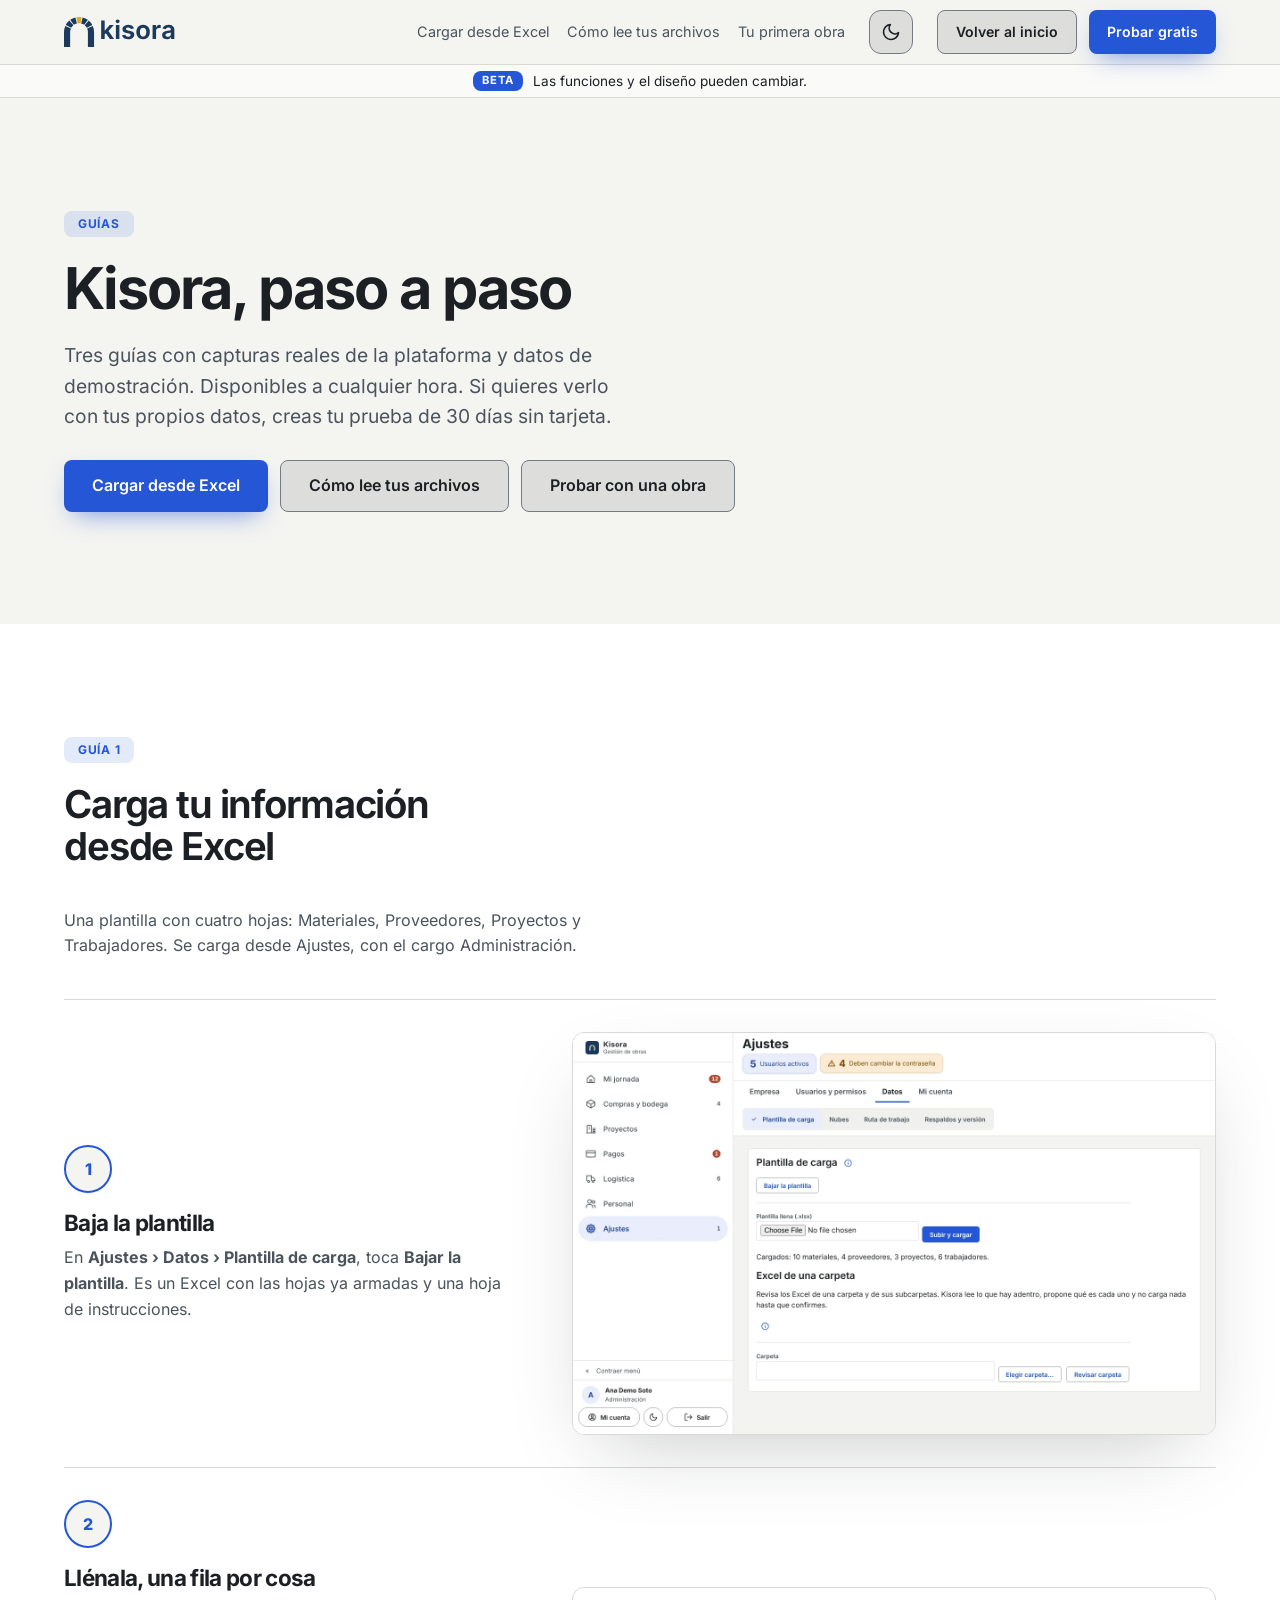
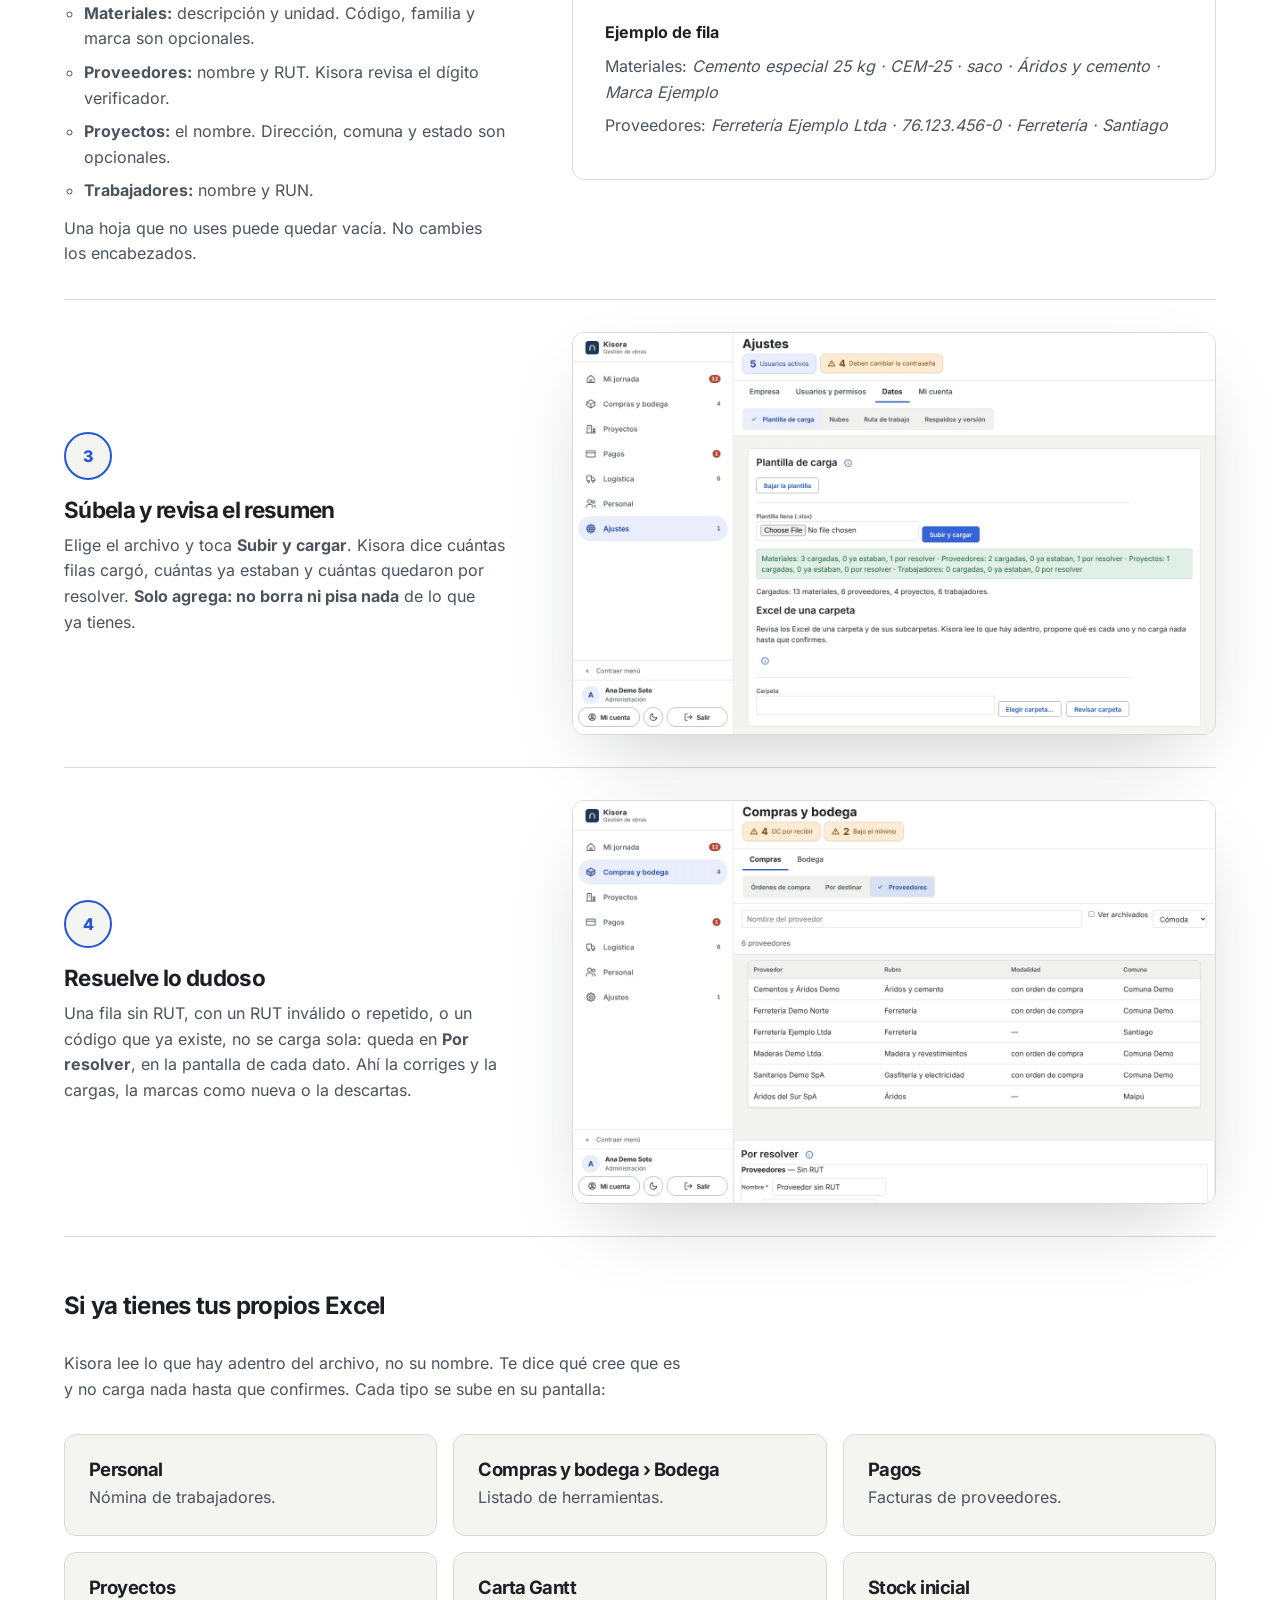
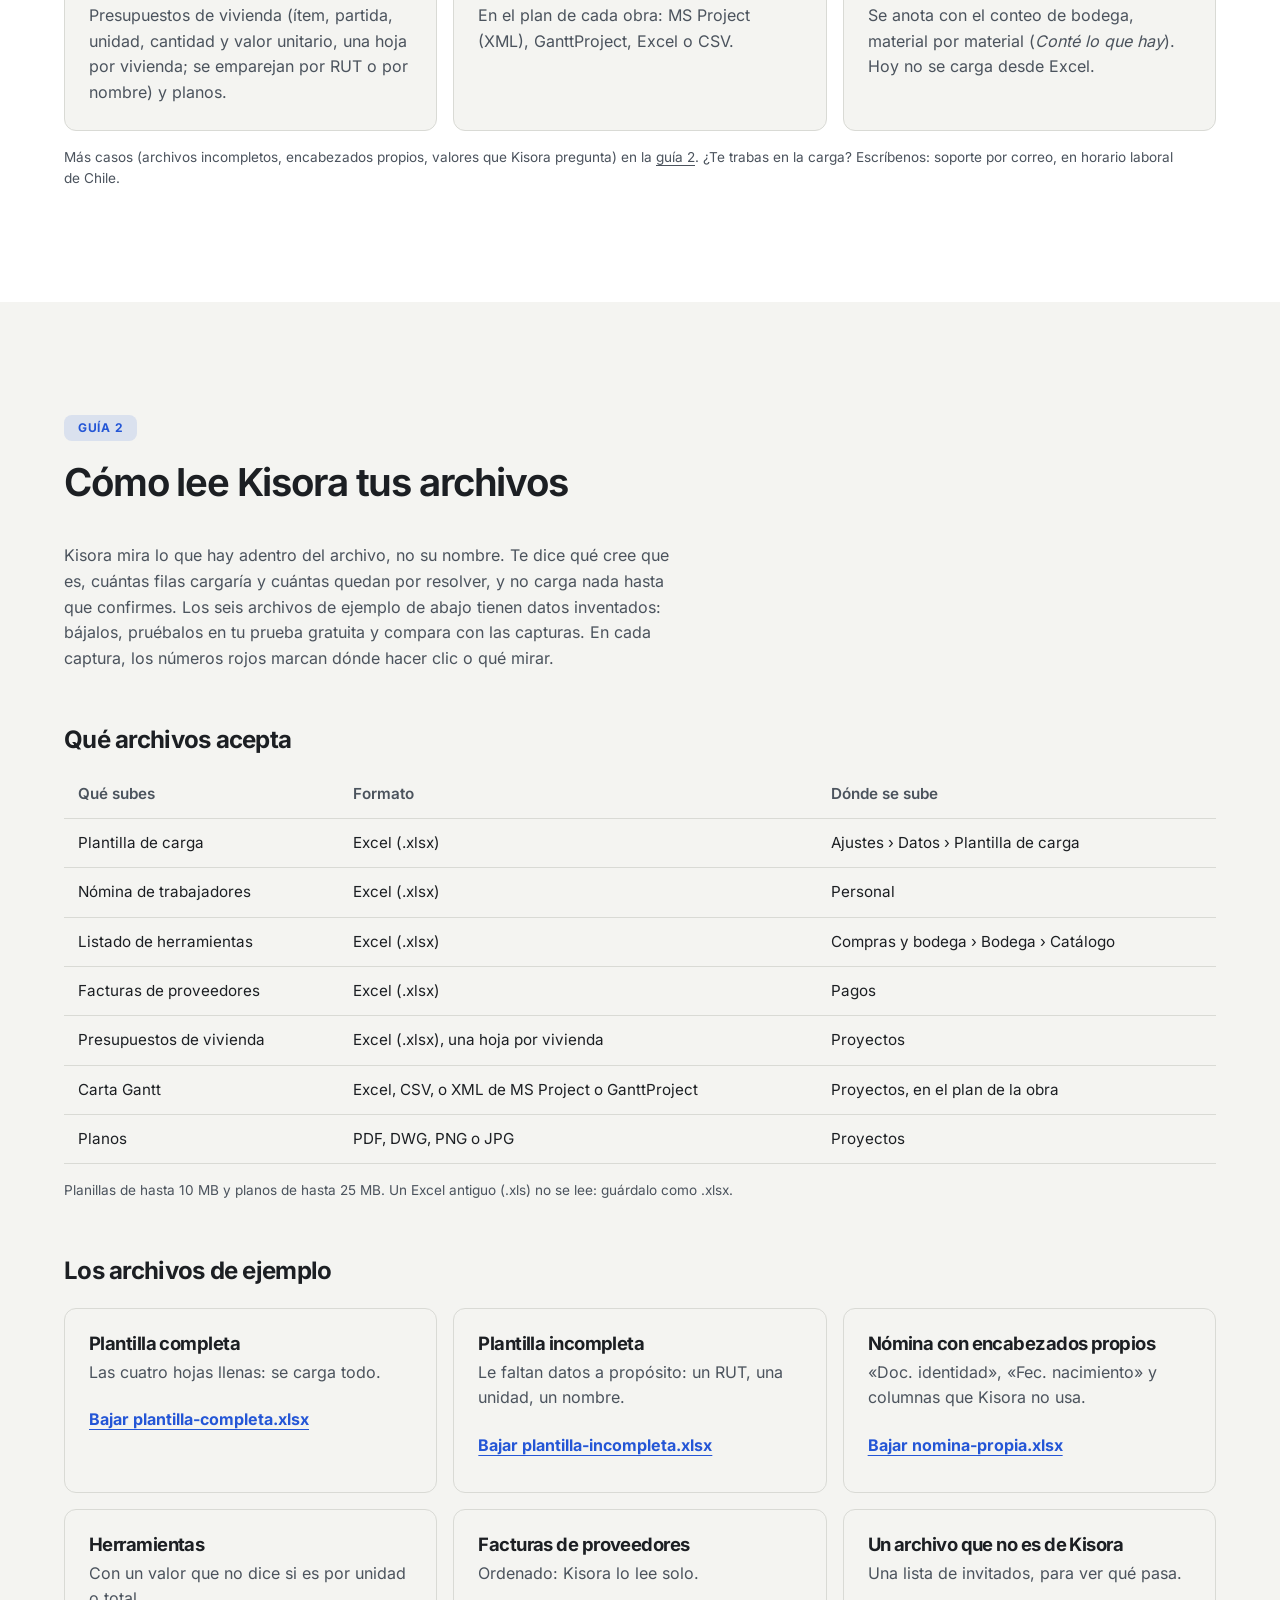
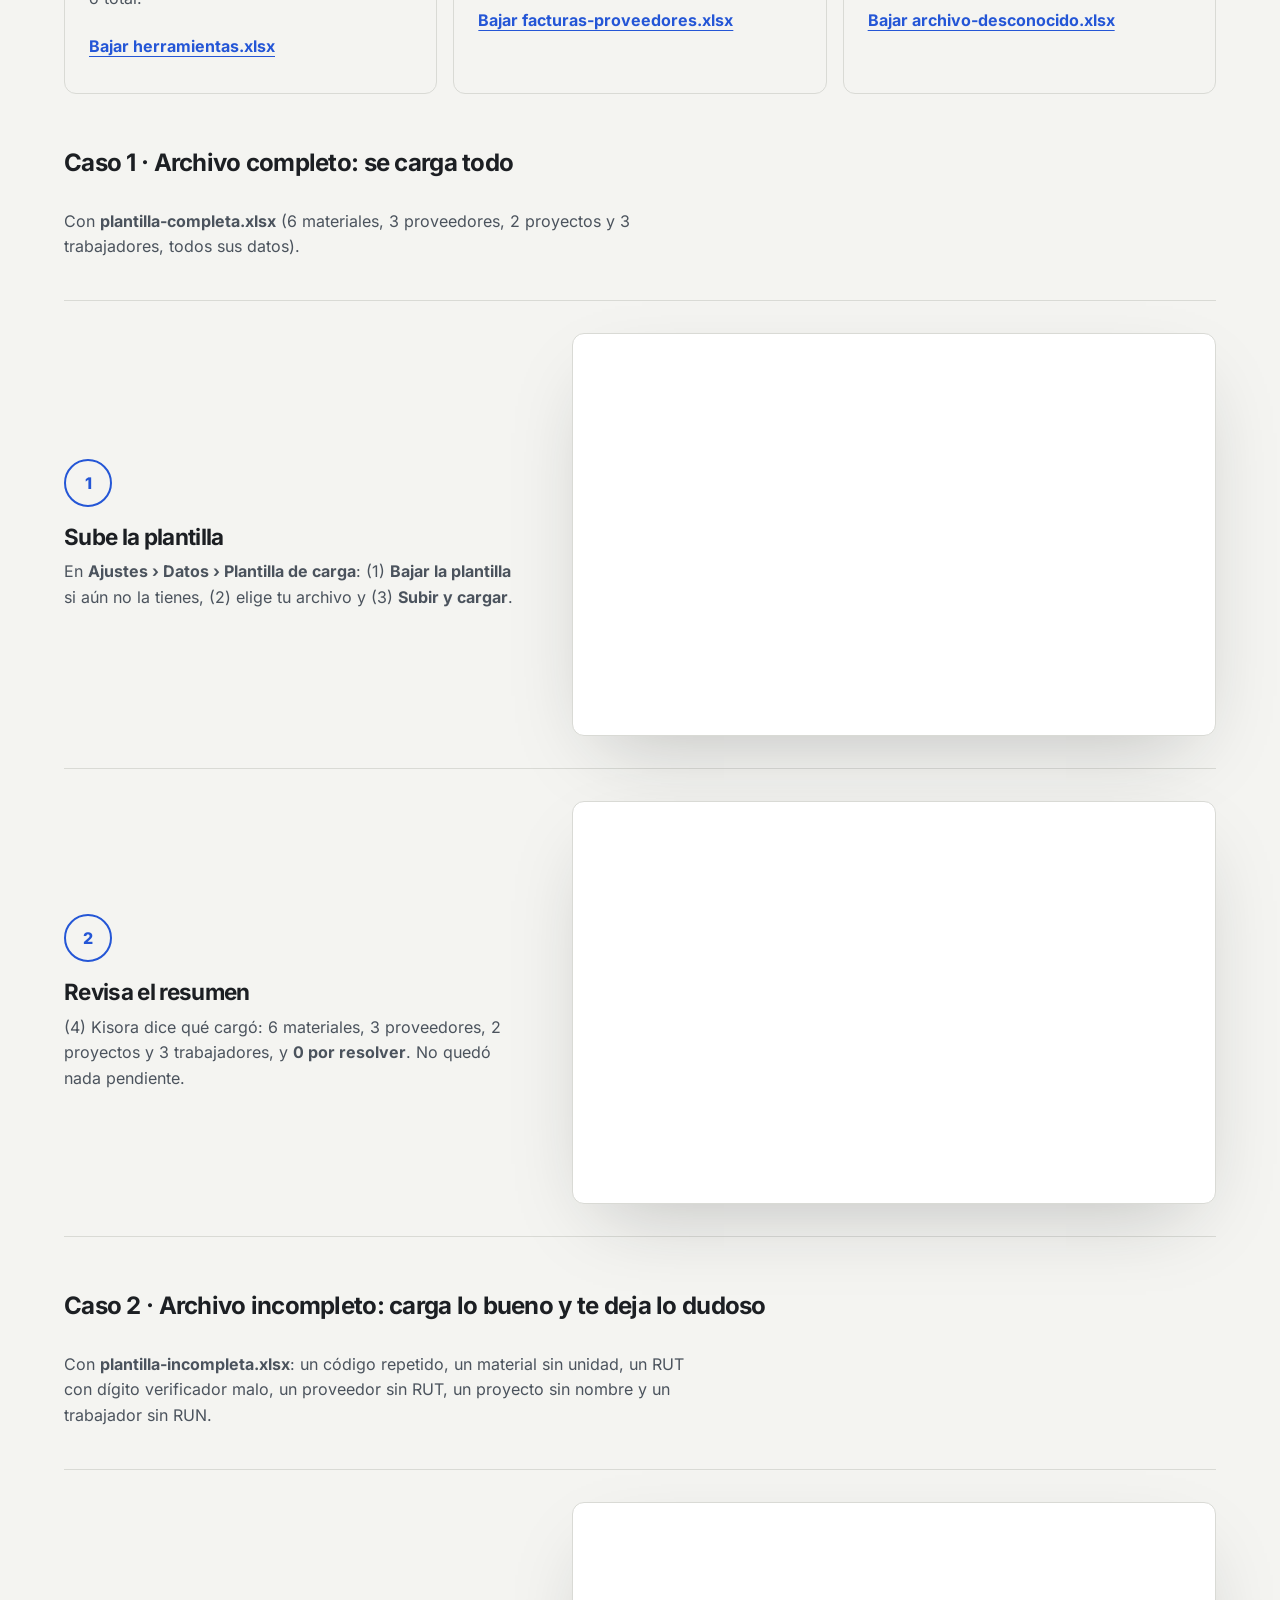
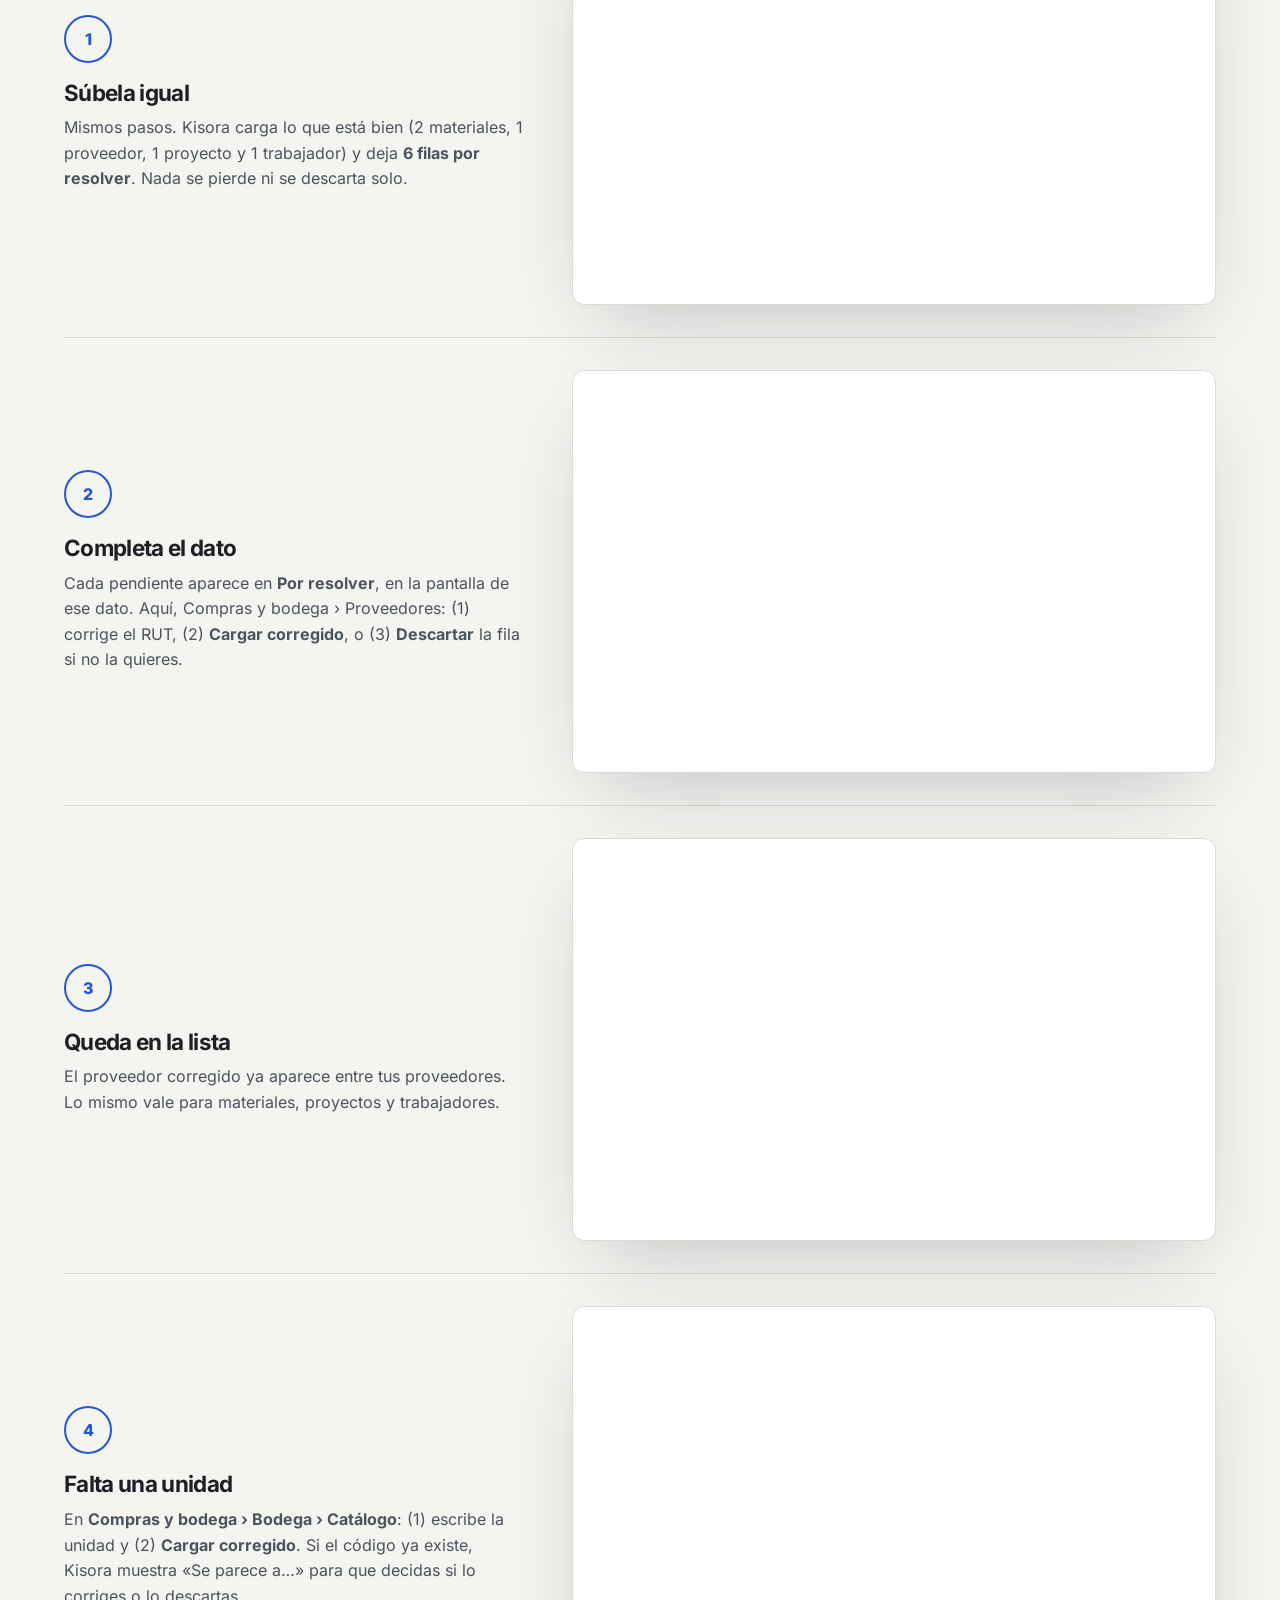
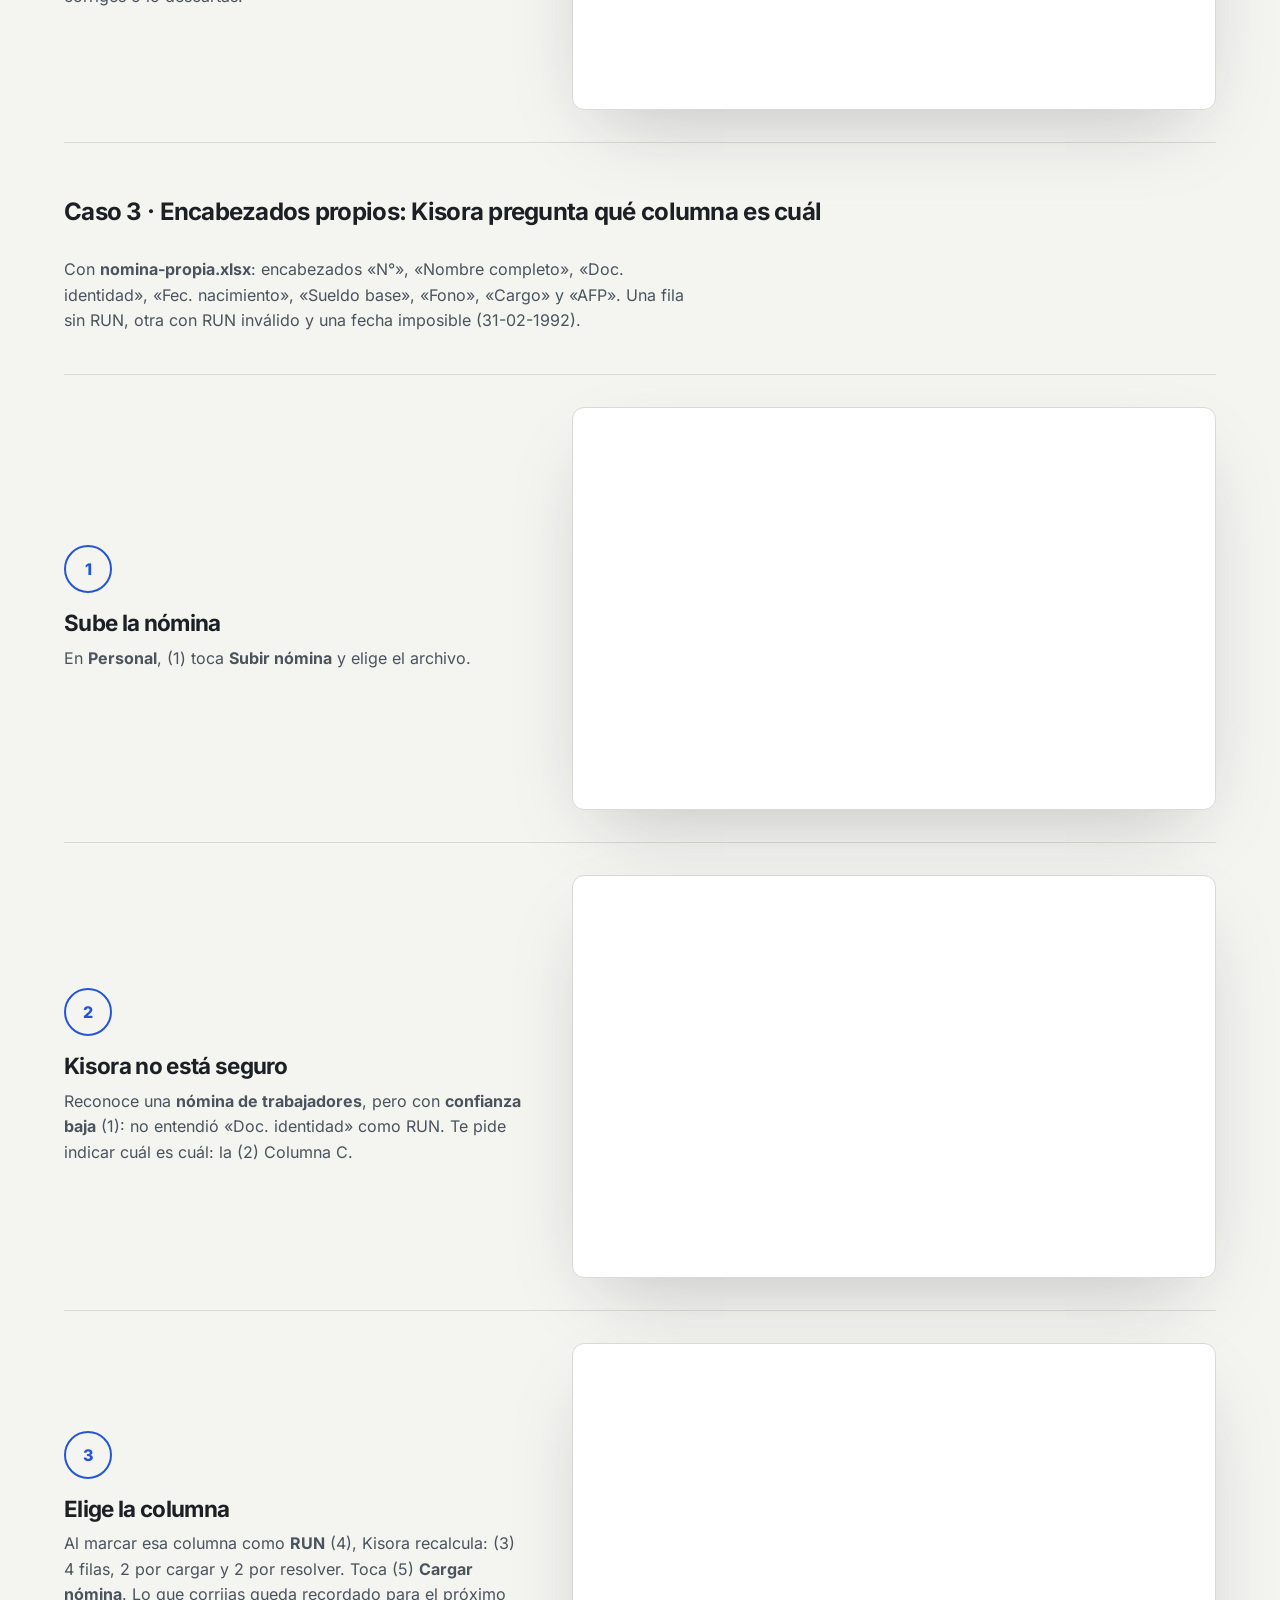
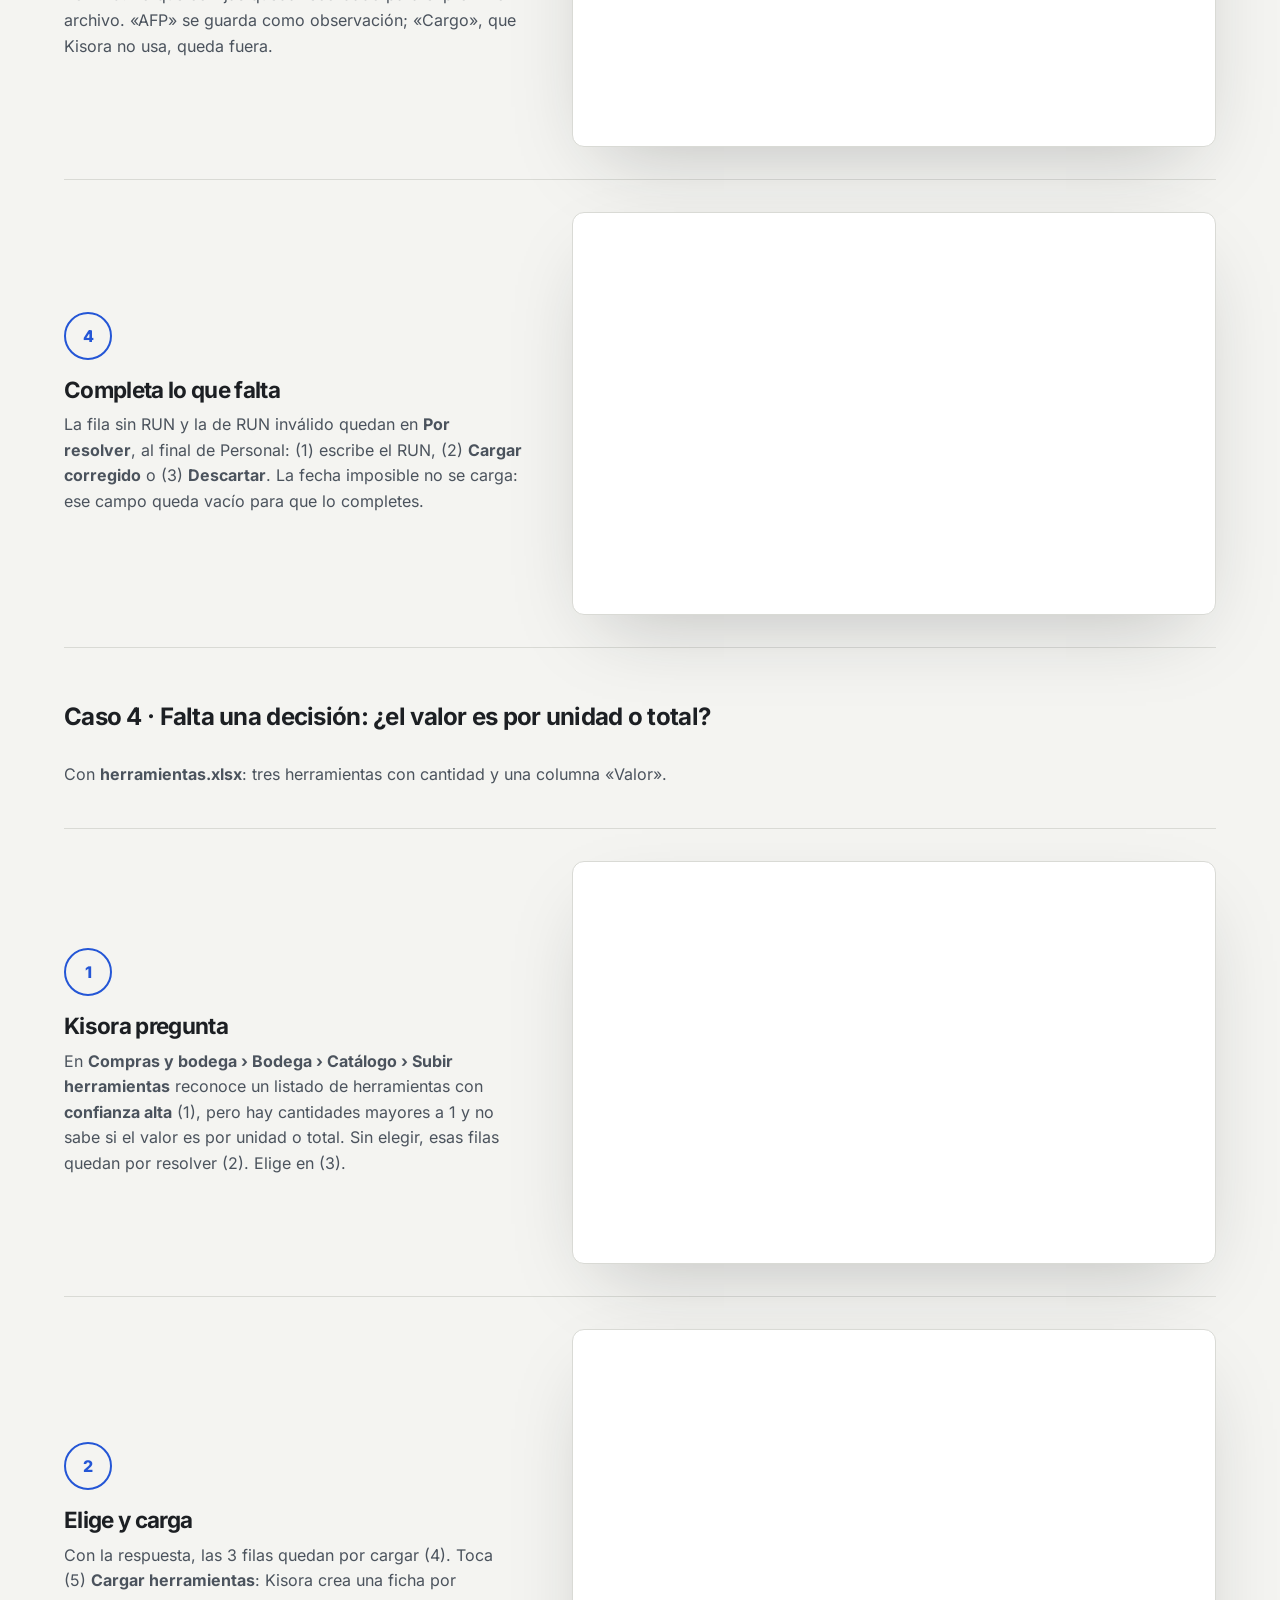
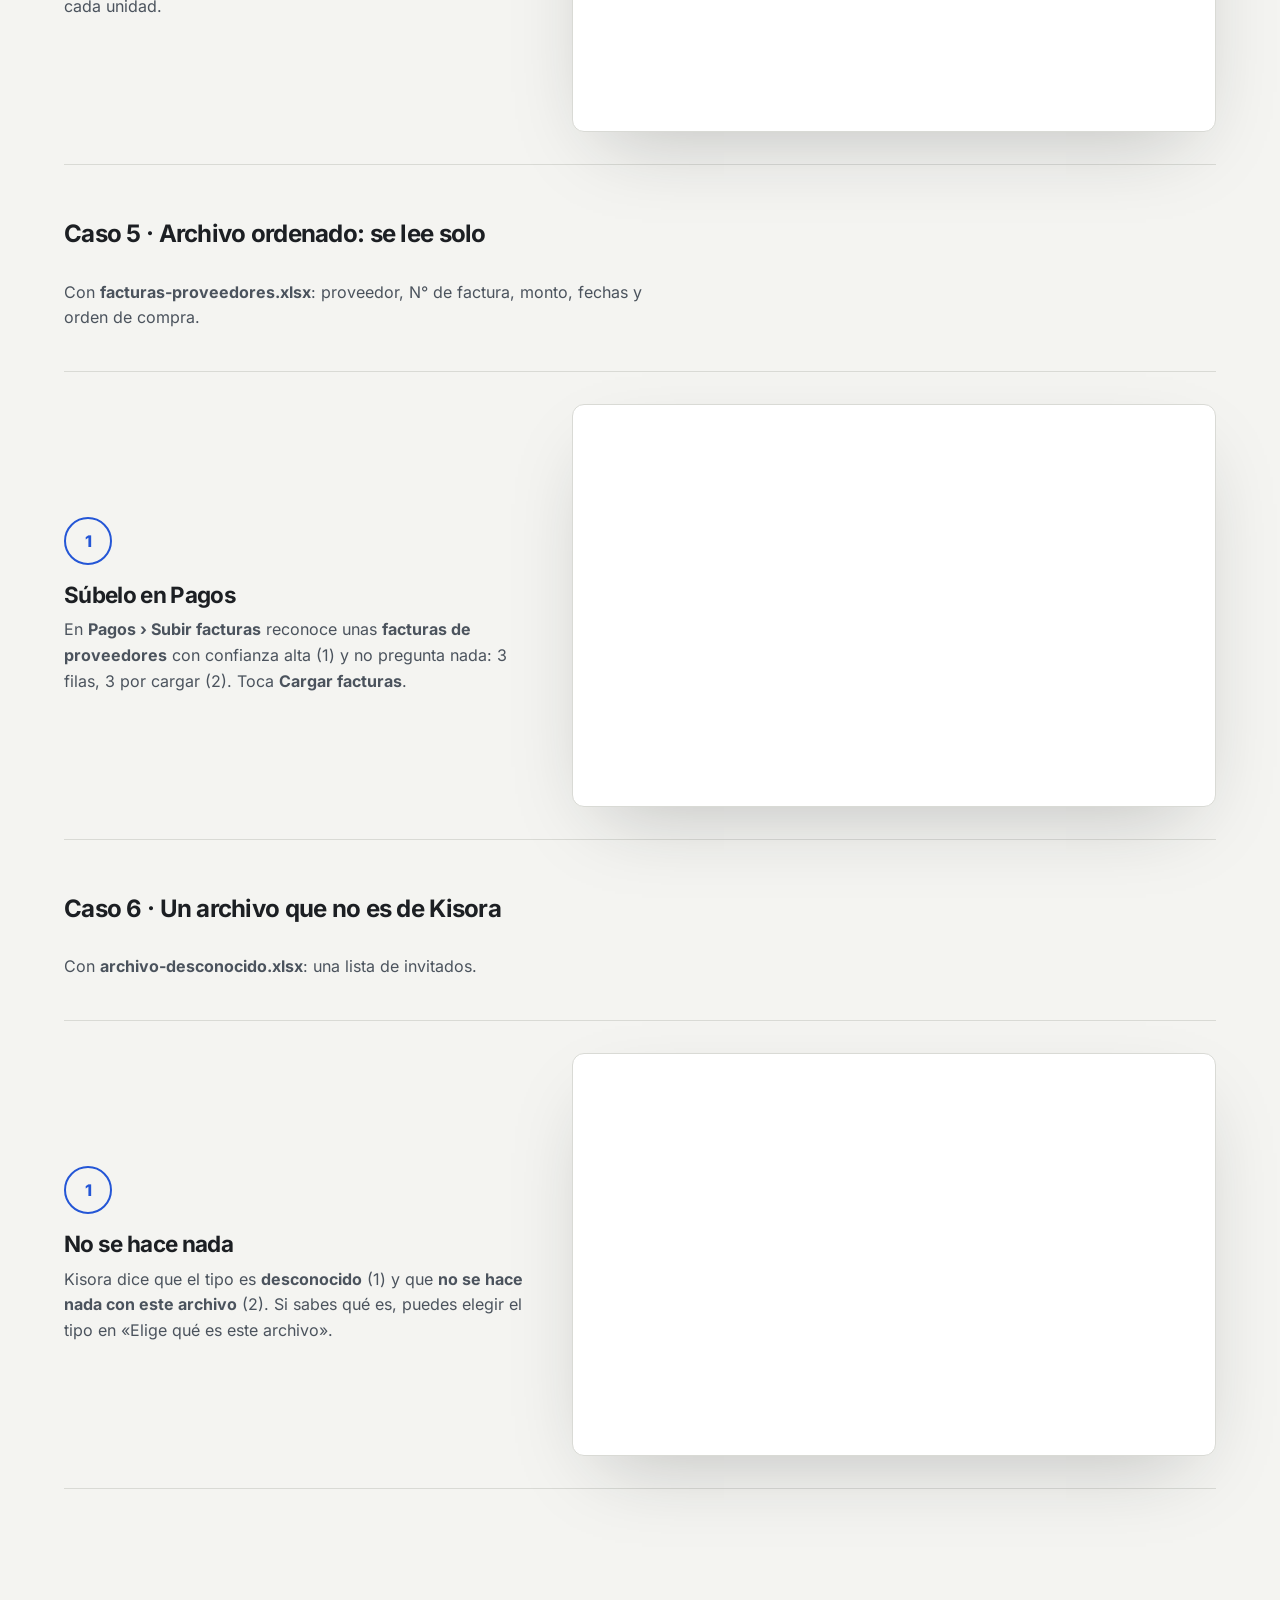
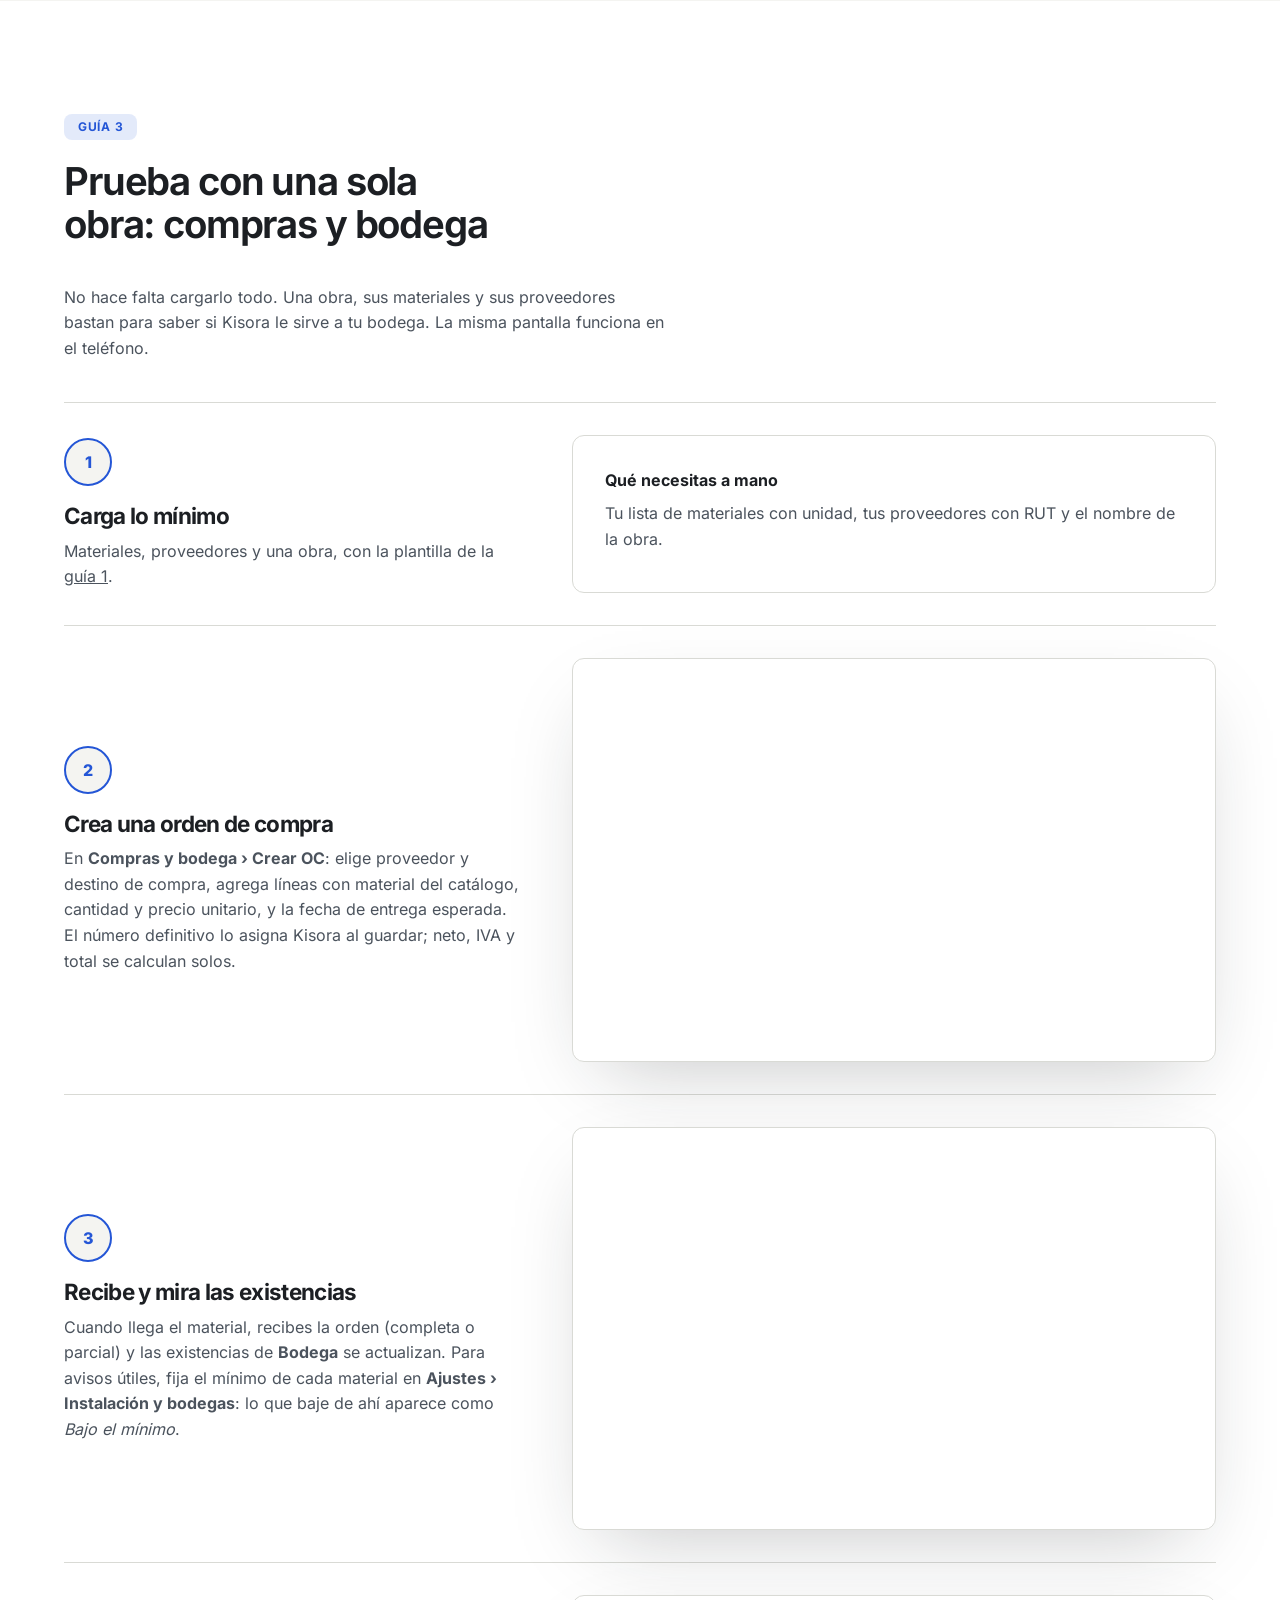
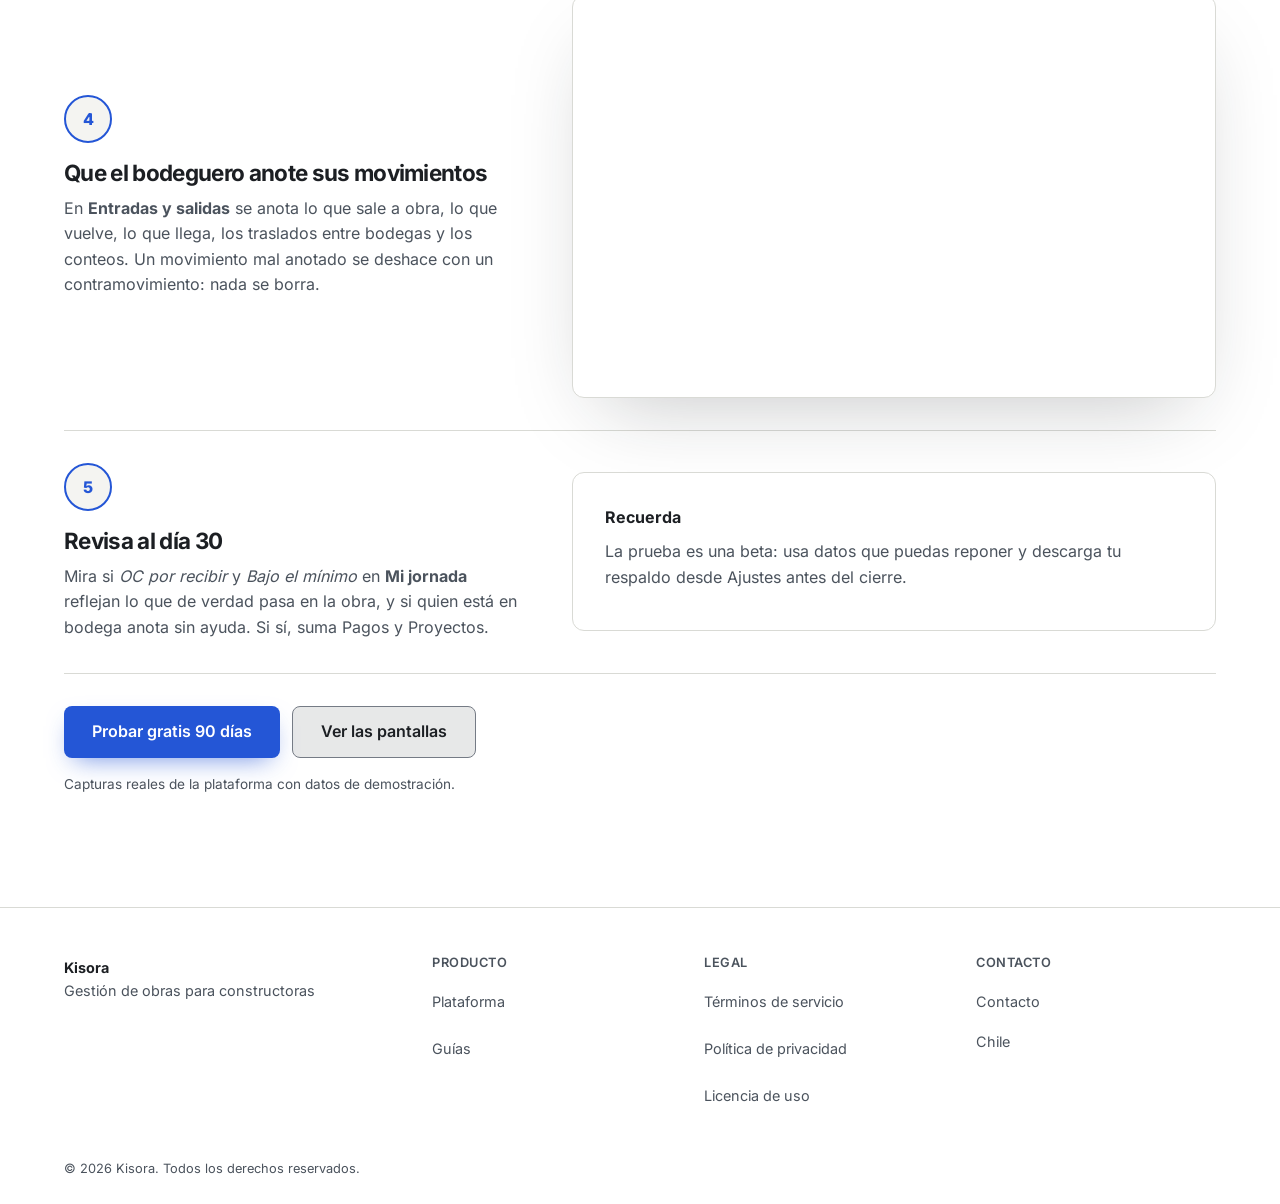
<file: guias/index.html>
<!DOCTYPE html>
<html lang="es-CL" data-def="claro">
<head>
<meta charset="utf-8">
<meta name="viewport" content="width=device-width, initial-scale=1">
<title>Guías de gestión de obras para constructoras en Chile | Kisora</title>
<meta name="description" content="Cómo cargar tu información desde Excel y cómo probar Kisora con una sola obra, paso a paso y con capturas reales de la plataforma.">
<meta name="keywords" content="gestión de obras, constructora, Chile, compras, bodega, proyectos, logística, pagos, personal, vivienda social, obra pública, DS 49, DS 75">
<link rel="canonical" href="https://kisora.cl/guias/">
<meta name="theme-color" content="#F4F4F1">
<meta http-equiv="Content-Security-Policy" content="default-src 'self'; img-src 'self' data:; connect-src 'self'; object-src 'none'; base-uri 'self'; form-action 'self'">
<meta property="og:type" content="website">
<meta property="og:locale" content="es_CL">
<meta property="og:site_name" content="Kisora">
<meta property="og:title" content="Guías de gestión de obras para constructoras en Chile | Kisora">
<meta property="og:description" content="Carga tu información desde Excel y prueba Kisora con una sola obra, con capturas reales.">
<meta property="og:url" content="https://kisora.cl/guias/">
<meta property="og:image" content="https://kisora.cl/img/og.png">
<meta name="twitter:card" content="summary_large_image">
<link rel="icon" href="/img/logo.svg" type="image/svg+xml">
<link rel="manifest" href="/manifest.webmanifest">
<link rel="stylesheet" href="/css/landing.css">
<link rel="stylesheet" href="/css/inicio.css">
<link rel="stylesheet" href="/css/nuevo.css">
<link rel="stylesheet" href="/css/paleta.css">
<script src="/js/tema.js"></script>
</head>
<body>
<a class="saltar" href="#contenido">Saltar al contenido</a>

<header class="mast">
  <div class="c">
    <a class="marca" href="/" aria-label="Kisora, inicio"><img class="solo-osc" src="/img/logo-horizontal-reverso.svg" width="112" height="30" alt="Kisora"><img class="solo-cla" src="/img/logo-horizontal.svg" width="112" height="30" alt=""></a>
    <nav aria-label="Guías"><a href="#carga">Cargar desde Excel</a><a href="#archivos">Cómo lee tus archivos</a><a href="#obra">Tu primera obra</a></nav>
    <a class="btn s" href="/">Volver al inicio</a>
    <a class="btn p s" href="/probar.html">Probar gratis</a>
  </div>
</header>
<div class="aviso-beta" role="note"><span class="aviso-tag">Beta</span><span>Las funciones y el diseño pueden cambiar.</span></div>

<main id="contenido">

<section class="k-sec g-intro">
  <div class="c">
    <span class="tag">Guías</span>
    <h1>Kisora, paso a paso</h1>
    <p class="lead">Tres guías con capturas reales de la plataforma y datos de demostración. Disponibles a cualquier hora. Si quieres verlo con tus propios datos, creas tu prueba de 30 días sin tarjeta.</p>
    <div class="acc">
      <a class="btn p" href="#carga">Cargar desde Excel</a>
      <a class="btn" href="#archivos">Cómo lee tus archivos</a>
      <a class="btn" href="#obra">Probar con una obra</a>
    </div>
  </div>
</section>

<section id="carga" class="k-sec k-alt">
  <div class="c">
    <span class="tag">Guía 1</span>
    <h2>Carga tu información desde Excel</h2>
    <p class="k-p">Una plantilla con cuatro hojas: Materiales, Proveedores, Proyectos y Trabajadores. Se carga desde Ajustes, con el cargo Administración.</p>
    <ol class="g-pasos">
      <li class="g-paso">
        <div class="g-txt"><span class="k-nd">1</span><h3>Baja la plantilla</h3><p>En <strong>Ajustes › Datos › Plantilla de carga</strong>, toca <strong>Bajar la plantilla</strong>. Es un Excel con las hojas ya armadas y una hoja de instrucciones.</p></div>
        <div class="win"><img src="/img/guia-carga-1.webp" width="1440" height="900" loading="lazy" alt="Ajustes, pestaña Datos: botón Bajar la plantilla, selector de la plantilla llena y botón Subir y cargar"></div>
      </li>
      <li class="g-paso">
        <div class="g-txt"><span class="k-nd">2</span><h3>Llénala, una fila por cosa</h3>
          <ul>
            <li><strong>Materiales:</strong> descripción y unidad. Código, familia y marca son opcionales.</li>
            <li><strong>Proveedores:</strong> nombre y RUT. Kisora revisa el dígito verificador.</li>
            <li><strong>Proyectos:</strong> el nombre. Dirección, comuna y estado son opcionales.</li>
            <li><strong>Trabajadores:</strong> nombre y RUN.</li>
          </ul>
          <p>Una hoja que no uses puede quedar vacía. No cambies los encabezados.</p></div>
        <div class="g-nota card"><p><strong>Ejemplo de fila</strong></p><p class="mu">Materiales: <em>Cemento especial 25 kg · CEM-25 · saco · Áridos y cemento · Marca Ejemplo</em></p><p class="mu">Proveedores: <em>Ferretería Ejemplo Ltda · 76.123.456-0 · Ferretería · Santiago</em></p></div>
      </li>
      <li class="g-paso">
        <div class="g-txt"><span class="k-nd">3</span><h3>Súbela y revisa el resumen</h3><p>Elige el archivo y toca <strong>Subir y cargar</strong>. Kisora dice cuántas filas cargó, cuántas ya estaban y cuántas quedaron por resolver. <strong>Solo agrega: no borra ni pisa nada</strong> de lo que ya tienes.</p></div>
        <div class="win"><img src="/img/guia-carga-2.webp" width="1440" height="900" loading="lazy" alt="Resumen tras subir la plantilla: materiales, proveedores y proyectos cargados y filas por resolver"></div>
      </li>
      <li class="g-paso">
        <div class="g-txt"><span class="k-nd">4</span><h3>Resuelve lo dudoso</h3><p>Una fila sin RUT, con un RUT inválido o repetido, o un código que ya existe, no se carga sola: queda en <strong>Por resolver</strong>, en la pantalla de cada dato. Ahí la corriges y la cargas, la marcas como nueva o la descartas.</p></div>
        <div class="win"><img src="/img/guia-carga-3.webp" width="1440" height="900" loading="lazy" alt="Compras y bodega, Proveedores: un proveedor sin RUT en la lista Por resolver"></div>
      </li>
    </ol>

    <h3 class="g-sub">Si ya tienes tus propios Excel</h3>
    <p class="k-p">Kisora lee lo que hay adentro del archivo, no su nombre. Te dice qué cree que es y no carga nada hasta que confirmes. Cada tipo se sube en su pantalla:</p>
    <div class="k-mod g-tipos">
      <div class="k-m"><h3>Personal</h3><p>Nómina de trabajadores.</p></div>
      <div class="k-m"><h3>Compras y bodega › Bodega</h3><p>Listado de herramientas.</p></div>
      <div class="k-m"><h3>Pagos</h3><p>Facturas de proveedores.</p></div>
      <div class="k-m"><h3>Proyectos</h3><p>Presupuestos de vivienda (ítem, partida, unidad, cantidad y valor unitario, una hoja por vivienda; se emparejan por RUT o por nombre) y planos.</p></div>
      <div class="k-m"><h3>Carta Gantt</h3><p>En el plan de cada obra: MS Project (XML), GanttProject, Excel o CSV.</p></div>
      <div class="k-m"><h3>Stock inicial</h3><p>Se anota con el conteo de bodega, material por material (<em>Conté lo que hay</em>). Hoy no se carga desde Excel.</p></div>
    </div>
    <p class="nota">Más casos (archivos incompletos, encabezados propios, valores que Kisora pregunta) en la <a href="#archivos">guía 2</a>. ¿Te trabas en la carga? Escríbenos: soporte por correo, en horario laboral de Chile.</p>
  </div>
</section>

<section id="archivos" class="k-sec">
  <div class="c">
    <span class="tag">Guía 2</span>
    <h2>Cómo lee Kisora tus archivos</h2>
    <p class="k-p">Kisora mira lo que hay adentro del archivo, no su nombre. Te dice qué cree que es, cuántas filas cargaría y cuántas quedan por resolver, y no carga nada hasta que confirmes. Los seis archivos de ejemplo de abajo tienen datos inventados: bájalos, pruébalos en tu prueba gratuita y compara con las capturas. En cada captura, los números rojos marcan dónde hacer clic o qué mirar.</p>

    <h3 class="g-sub">Qué archivos acepta</h3>
    <div class="g-tabla"><table>
      <thead><tr><th>Qué subes</th><th>Formato</th><th>Dónde se sube</th></tr></thead>
      <tbody>
        <tr><td>Plantilla de carga</td><td>Excel (.xlsx)</td><td>Ajustes › Datos › Plantilla de carga</td></tr>
        <tr><td>Nómina de trabajadores</td><td>Excel (.xlsx)</td><td>Personal</td></tr>
        <tr><td>Listado de herramientas</td><td>Excel (.xlsx)</td><td>Compras y bodega › Bodega › Catálogo</td></tr>
        <tr><td>Facturas de proveedores</td><td>Excel (.xlsx)</td><td>Pagos</td></tr>
        <tr><td>Presupuestos de vivienda</td><td>Excel (.xlsx), una hoja por vivienda</td><td>Proyectos</td></tr>
        <tr><td>Carta Gantt</td><td>Excel, CSV, o XML de MS Project o GanttProject</td><td>Proyectos, en el plan de la obra</td></tr>
        <tr><td>Planos</td><td>PDF, DWG, PNG o JPG</td><td>Proyectos</td></tr>
      </tbody>
    </table></div>
    <p class="nota">Planillas de hasta 10 MB y planos de hasta 25 MB. Un Excel antiguo (.xls) no se lee: guárdalo como .xlsx.</p>

    <h3 class="g-sub">Los archivos de ejemplo</h3>
    <div class="k-mod g-tipos">
      <div class="k-m"><h3>Plantilla completa</h3><p>Las cuatro hojas llenas: se carga todo.</p><a href="/guias/ejemplos/plantilla-completa.xlsx" download>Bajar plantilla-completa.xlsx</a></div>
      <div class="k-m"><h3>Plantilla incompleta</h3><p>Le faltan datos a propósito: un RUT, una unidad, un nombre.</p><a href="/guias/ejemplos/plantilla-incompleta.xlsx" download>Bajar plantilla-incompleta.xlsx</a></div>
      <div class="k-m"><h3>Nómina con encabezados propios</h3><p>«Doc. identidad», «Fec. nacimiento» y columnas que Kisora no usa.</p><a href="/guias/ejemplos/nomina-propia.xlsx" download>Bajar nomina-propia.xlsx</a></div>
      <div class="k-m"><h3>Herramientas</h3><p>Con un valor que no dice si es por unidad o total.</p><a href="/guias/ejemplos/herramientas.xlsx" download>Bajar herramientas.xlsx</a></div>
      <div class="k-m"><h3>Facturas de proveedores</h3><p>Ordenado: Kisora lo lee solo.</p><a href="/guias/ejemplos/facturas-proveedores.xlsx" download>Bajar facturas-proveedores.xlsx</a></div>
      <div class="k-m"><h3>Un archivo que no es de Kisora</h3><p>Una lista de invitados, para ver qué pasa.</p><a href="/guias/ejemplos/archivo-desconocido.xlsx" download>Bajar archivo-desconocido.xlsx</a></div>
    </div>

    <h3 class="g-sub">Caso 1 · Archivo completo: se carga todo</h3>
    <p class="k-p">Con <strong>plantilla-completa.xlsx</strong> (6 materiales, 3 proveedores, 2 proyectos y 3 trabajadores, todos sus datos).</p>
    <ol class="g-pasos">
      <li class="g-paso">
        <div class="g-txt"><span class="k-nd">1</span><h3>Sube la plantilla</h3><p>En <strong>Ajustes › Datos › Plantilla de carga</strong>: (1) <strong>Bajar la plantilla</strong> si aún no la tienes, (2) elige tu archivo y (3) <strong>Subir y cargar</strong>.</p></div>
        <div class="win"><img src="/img/g2-completa-1.webp" width="1440" height="900" loading="lazy" alt="Ajustes, Plantilla de carga, con el archivo plantilla-completa.xlsx elegido y los botones numerados"></div>
      </li>
      <li class="g-paso">
        <div class="g-txt"><span class="k-nd">2</span><h3>Revisa el resumen</h3><p>(4) Kisora dice qué cargó: 6 materiales, 3 proveedores, 2 proyectos y 3 trabajadores, y <strong>0 por resolver</strong>. No quedó nada pendiente.</p></div>
        <div class="win"><img src="/img/g2-completa-2.webp" width="1440" height="900" loading="lazy" alt="Resumen de la carga: todo cargado, cero filas por resolver"></div>
      </li>
    </ol>
    <h3 class="g-sub">Caso 2 · Archivo incompleto: carga lo bueno y te deja lo dudoso</h3>
    <p class="k-p">Con <strong>plantilla-incompleta.xlsx</strong>: un código repetido, un material sin unidad, un RUT con dígito verificador malo, un proveedor sin RUT, un proyecto sin nombre y un trabajador sin RUN.</p>
    <ol class="g-pasos">
      <li class="g-paso">
        <div class="g-txt"><span class="k-nd">1</span><h3>Súbela igual</h3><p>Mismos pasos. Kisora carga lo que está bien (2 materiales, 1 proveedor, 1 proyecto y 1 trabajador) y deja <strong>6 filas por resolver</strong>. Nada se pierde ni se descarta solo.</p></div>
        <div class="win"><img src="/img/g2-incompleta-1.webp" width="1440" height="900" loading="lazy" alt="Resumen de la carga con filas cargadas y filas por resolver"></div>
      </li>
      <li class="g-paso">
        <div class="g-txt"><span class="k-nd">2</span><h3>Completa el dato</h3><p>Cada pendiente aparece en <strong>Por resolver</strong>, en la pantalla de ese dato. Aquí, Compras y bodega › Proveedores: (1) corrige el RUT, (2) <strong>Cargar corregido</strong>, o (3) <strong>Descartar</strong> la fila si no la quieres.</p></div>
        <div class="win"><img src="/img/g2-incompleta-2.webp" width="1440" height="900" loading="lazy" alt="Proveedores, lista Por resolver con un RUT inválido, el campo RUT y los botones Cargar corregido y Descartar marcados"></div>
      </li>
      <li class="g-paso">
        <div class="g-txt"><span class="k-nd">3</span><h3>Queda en la lista</h3><p>El proveedor corregido ya aparece entre tus proveedores. Lo mismo vale para materiales, proyectos y trabajadores.</p></div>
        <div class="win"><img src="/img/g2-incompleta-3.webp" width="1440" height="900" loading="lazy" alt="Lista de proveedores con Áridos del Sur SpA ya cargado"></div>
      </li>
      <li class="g-paso">
        <div class="g-txt"><span class="k-nd">4</span><h3>Falta una unidad</h3><p>En <strong>Compras y bodega › Bodega › Catálogo</strong>: (1) escribe la unidad y (2) <strong>Cargar corregido</strong>. Si el código ya existe, Kisora muestra «Se parece a…» para que decidas si lo corriges o lo descartas.</p></div>
        <div class="win"><img src="/img/g2-incompleta-4.webp" width="1440" height="900" loading="lazy" alt="Catálogo, Por resolver con un material sin unidad, el campo Unidad y el botón Cargar corregido marcados"></div>
      </li>
    </ol>
    <h3 class="g-sub">Caso 3 · Encabezados propios: Kisora pregunta qué columna es cuál</h3>
    <p class="k-p">Con <strong>nomina-propia.xlsx</strong>: encabezados «N°», «Nombre completo», «Doc. identidad», «Fec. nacimiento», «Sueldo base», «Fono», «Cargo» y «AFP». Una fila sin RUN, otra con RUN inválido y una fecha imposible (31-02-1992).</p>
    <ol class="g-pasos">
      <li class="g-paso">
        <div class="g-txt"><span class="k-nd">1</span><h3>Sube la nómina</h3><p>En <strong>Personal</strong>, (1) toca <strong>Subir nómina</strong> y elige el archivo.</p></div>
        <div class="win"><img src="/img/g2-propia-1.webp" width="1440" height="900" loading="lazy" alt="Personal con el botón Subir nómina marcado"></div>
      </li>
      <li class="g-paso">
        <div class="g-txt"><span class="k-nd">2</span><h3>Kisora no está seguro</h3><p>Reconoce una <strong>nómina de trabajadores</strong>, pero con <strong>confianza baja</strong> (1): no entendió «Doc. identidad» como RUN. Te pide indicar cuál es cuál: la (2) Columna C.</p></div>
        <div class="win"><img src="/img/g2-propia-2.webp" width="1440" height="900" loading="lazy" alt="Panel Subir nómina con confianza baja y la columna Doc. identidad sin asignar"></div>
      </li>
      <li class="g-paso">
        <div class="g-txt"><span class="k-nd">3</span><h3>Elige la columna</h3><p>Al marcar esa columna como <strong>RUN</strong> (4), Kisora recalcula: (3) 4 filas, 2 por cargar y 2 por resolver. Toca (5) <strong>Cargar nómina</strong>. Lo que corrijas queda recordado para el próximo archivo. «AFP» se guarda como observación; «Cargo», que Kisora no usa, queda fuera.</p></div>
        <div class="win"><img src="/img/g2-propia-3.webp" width="1440" height="900" loading="lazy" alt="Panel con la columna Doc. identidad asignada a RUN, el resumen de filas y el botón Cargar nómina"></div>
      </li>
      <li class="g-paso">
        <div class="g-txt"><span class="k-nd">4</span><h3>Completa lo que falta</h3><p>La fila sin RUN y la de RUN inválido quedan en <strong>Por resolver</strong>, al final de Personal: (1) escribe el RUN, (2) <strong>Cargar corregido</strong> o (3) <strong>Descartar</strong>. La fecha imposible no se carga: ese campo queda vacío para que lo completes.</p></div>
        <div class="win"><img src="/img/g2-propia-4.webp" width="1440" height="900" loading="lazy" alt="Personal, Por resolver con un trabajador sin RUN y los botones marcados"></div>
      </li>
    </ol>
    <h3 class="g-sub">Caso 4 · Falta una decisión: ¿el valor es por unidad o total?</h3>
    <p class="k-p">Con <strong>herramientas.xlsx</strong>: tres herramientas con cantidad y una columna «Valor».</p>
    <ol class="g-pasos">
      <li class="g-paso">
        <div class="g-txt"><span class="k-nd">1</span><h3>Kisora pregunta</h3><p>En <strong>Compras y bodega › Bodega › Catálogo › Subir herramientas</strong> reconoce un listado de herramientas con <strong>confianza alta</strong> (1), pero hay cantidades mayores a 1 y no sabe si el valor es por unidad o total. Sin elegir, esas filas quedan por resolver (2). Elige en (3).</p></div>
        <div class="win"><img src="/img/g2-herram-1.webp" width="1440" height="900" loading="lazy" alt="Panel Subir herramientas con confianza alta, el resumen de filas y el selector El valor es"></div>
      </li>
      <li class="g-paso">
        <div class="g-txt"><span class="k-nd">2</span><h3>Elige y carga</h3><p>Con la respuesta, las 3 filas quedan por cargar (4). Toca (5) <strong>Cargar herramientas</strong>: Kisora crea una ficha por cada unidad.</p></div>
        <div class="win"><img src="/img/g2-herram-2.webp" width="1440" height="900" loading="lazy" alt="Panel con las tres herramientas listas y el botón Cargar herramientas marcado"></div>
      </li>
    </ol>
    <h3 class="g-sub">Caso 5 · Archivo ordenado: se lee solo</h3>
    <p class="k-p">Con <strong>facturas-proveedores.xlsx</strong>: proveedor, N° de factura, monto, fechas y orden de compra.</p>
    <ol class="g-pasos">
      <li class="g-paso">
        <div class="g-txt"><span class="k-nd">1</span><h3>Súbelo en Pagos</h3><p>En <strong>Pagos › Subir facturas</strong> reconoce unas <strong>facturas de proveedores</strong> con confianza alta (1) y no pregunta nada: 3 filas, 3 por cargar (2). Toca <strong>Cargar facturas</strong>.</p></div>
        <div class="win"><img src="/img/g2-facturas.webp" width="1440" height="900" loading="lazy" alt="Panel Subir facturas con confianza alta y tres filas por cargar"></div>
      </li>
    </ol>
    <h3 class="g-sub">Caso 6 · Un archivo que no es de Kisora</h3>
    <p class="k-p">Con <strong>archivo-desconocido.xlsx</strong>: una lista de invitados.</p>
    <ol class="g-pasos">
      <li class="g-paso">
        <div class="g-txt"><span class="k-nd">1</span><h3>No se hace nada</h3><p>Kisora dice que el tipo es <strong>desconocido</strong> (1) y que <strong>no se hace nada con este archivo</strong> (2). Si sabes qué es, puedes elegir el tipo en «Elige qué es este archivo».</p></div>
        <div class="win"><img src="/img/g2-desconocido.webp" width="1440" height="900" loading="lazy" alt="Panel Subir nómina con tipo desconocido y el aviso de que no se hace nada"></div>
      </li>
    </ol>
  </div>
</section>

<section id="obra" class="k-sec k-alt">
  <div class="c">
    <span class="tag">Guía 3</span>
    <h2>Prueba con una sola obra: compras y bodega</h2>
    <p class="k-p">No hace falta cargarlo todo. Una obra, sus materiales y sus proveedores bastan para saber si Kisora le sirve a tu bodega. La misma pantalla funciona en el teléfono.</p>
    <ol class="g-pasos">
      <li class="g-paso">
        <div class="g-txt"><span class="k-nd">1</span><h3>Carga lo mínimo</h3><p>Materiales, proveedores y una obra, con la plantilla de la <a href="#carga">guía 1</a>.</p></div>
        <div class="g-nota card"><p><strong>Qué necesitas a mano</strong></p><p class="mu">Tu lista de materiales con unidad, tus proveedores con RUT y el nombre de la obra.</p></div>
      </li>
      <li class="g-paso">
        <div class="g-txt"><span class="k-nd">2</span><h3>Crea una orden de compra</h3><p>En <strong>Compras y bodega › Crear OC</strong>: elige proveedor y destino de compra, agrega líneas con material del catálogo, cantidad y precio unitario, y la fecha de entrega esperada. El número definitivo lo asigna Kisora al guardar; neto, IVA y total se calculan solos.</p></div>
        <div class="win"><img src="/img/guia-obra-1.webp" width="1440" height="900" loading="lazy" alt="Formulario Crear orden de compra con proveedor, destino, líneas y totales"></div>
      </li>
      <li class="g-paso">
        <div class="g-txt"><span class="k-nd">3</span><h3>Recibe y mira las existencias</h3><p>Cuando llega el material, recibes la orden (completa o parcial) y las existencias de <strong>Bodega</strong> se actualizan. Para avisos útiles, fija el mínimo de cada material en <strong>Ajustes › Instalación y bodegas</strong>: lo que baje de ahí aparece como <em>Bajo el mínimo</em>.</p></div>
        <div class="win"><img src="/img/guia-obra-2.webp" width="1440" height="900" loading="lazy" alt="Bodega, existencias: materiales con su saldo y los que están bajo el mínimo"></div>
      </li>
      <li class="g-paso">
        <div class="g-txt"><span class="k-nd">4</span><h3>Que el bodeguero anote sus movimientos</h3><p>En <strong>Entradas y salidas</strong> se anota lo que sale a obra, lo que vuelve, lo que llega, los traslados entre bodegas y los conteos. Un movimiento mal anotado se deshace con un contramovimiento: nada se borra.</p></div>
        <div class="win"><img src="/img/guia-obra-3.webp" width="1440" height="900" loading="lazy" alt="Entradas y salidas de bodega, con fecha, material, cantidad y obra"></div>
      </li>
      <li class="g-paso">
        <div class="g-txt"><span class="k-nd">5</span><h3>Revisa al día 30</h3><p>Mira si <em>OC por recibir</em> y <em>Bajo el mínimo</em> en <strong>Mi jornada</strong> reflejan lo que de verdad pasa en la obra, y si quien está en bodega anota sin ayuda. Si sí, suma Pagos y Proyectos.</p></div>
        <div class="g-nota card"><p><strong>Recuerda</strong></p><p class="mu">La prueba es una beta: usa datos que puedas reponer y descarga tu respaldo desde Ajustes antes del cierre.</p></div>
      </li>
    </ol>
    <div class="acc g-fin"><a class="btn p" href="/probar.html">Probar gratis 90 días</a><a class="btn" href="/#plataforma">Ver las pantallas</a></div>
    <p class="nota">Capturas reales de la plataforma con datos de demostración.</p>
  </div>
</section>

</main>

<footer class="pie">
  <div class="c pg">
    <div><strong>Kisora</strong><p class="mu">Gestión de obras para constructoras</p></div>
    <div><h3>Producto</h3><a href="/#plataforma">Plataforma</a><a href="/guias/">Guías</a></div>
    <div><h3>Legal</h3><a href="/legal/terminos.html">Términos de servicio</a><a href="/legal/privacidad.html">Política de privacidad</a><a href="/legal/licencia.html">Licencia de uso</a></div>
    <div><h3>Contacto</h3><a href="mailto:kisora.contacto@zohomail.com">Contacto</a><span>Chile</span></div>
  </div>
  <div class="c"><p class="copy">© 2026 Kisora. Todos los derechos reservados.</p></div>
</footer>
</body>
</html>
</file>
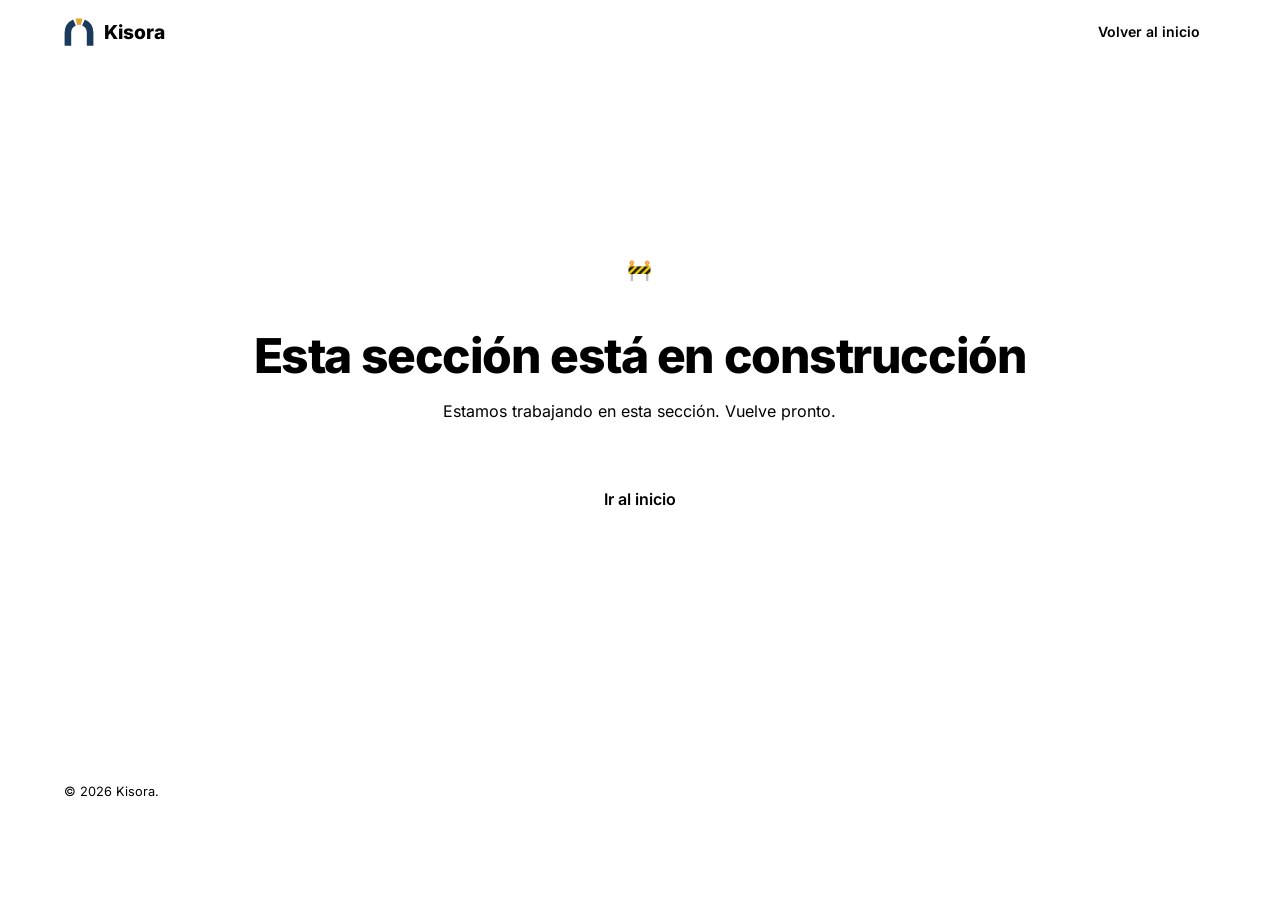
<file: en-construccion.html>
<!DOCTYPE html>
<html lang="es-CL">
<head>
<meta charset="utf-8">
<meta name="viewport" content="width=device-width, initial-scale=1">
<title>En construcción | Kisora</title>
<meta name="robots" content="noindex">
<link rel="icon" href="/img/logo.svg" type="image/svg+xml">
<link rel="stylesheet" href="/css/landing.css">
</head>
<body>
<header class="mast"><div class="c"><a class="marca" href="/"><img src="/img/logo.svg" width="30" height="30" alt="">Kisora</a><a class="btn s" href="/">Volver al inicio</a></div></header>
<main><section class="cons"><div class="c"><div class="ico" aria-hidden="true">🚧</div><h1>Esta sección está en construcción</h1><p>Estamos trabajando en esta sección. Vuelve pronto.</p><div class="barra" aria-hidden="true"><i></i></div><p class="acc" style="justify-content:center"><a class="btn p" href="/">Ir al inicio</a></p></div></section></main>
<footer class="pie"><div class="c"><p class="copy">© 2026 Kisora.</p></div></footer>
</body>
</html>
</file>
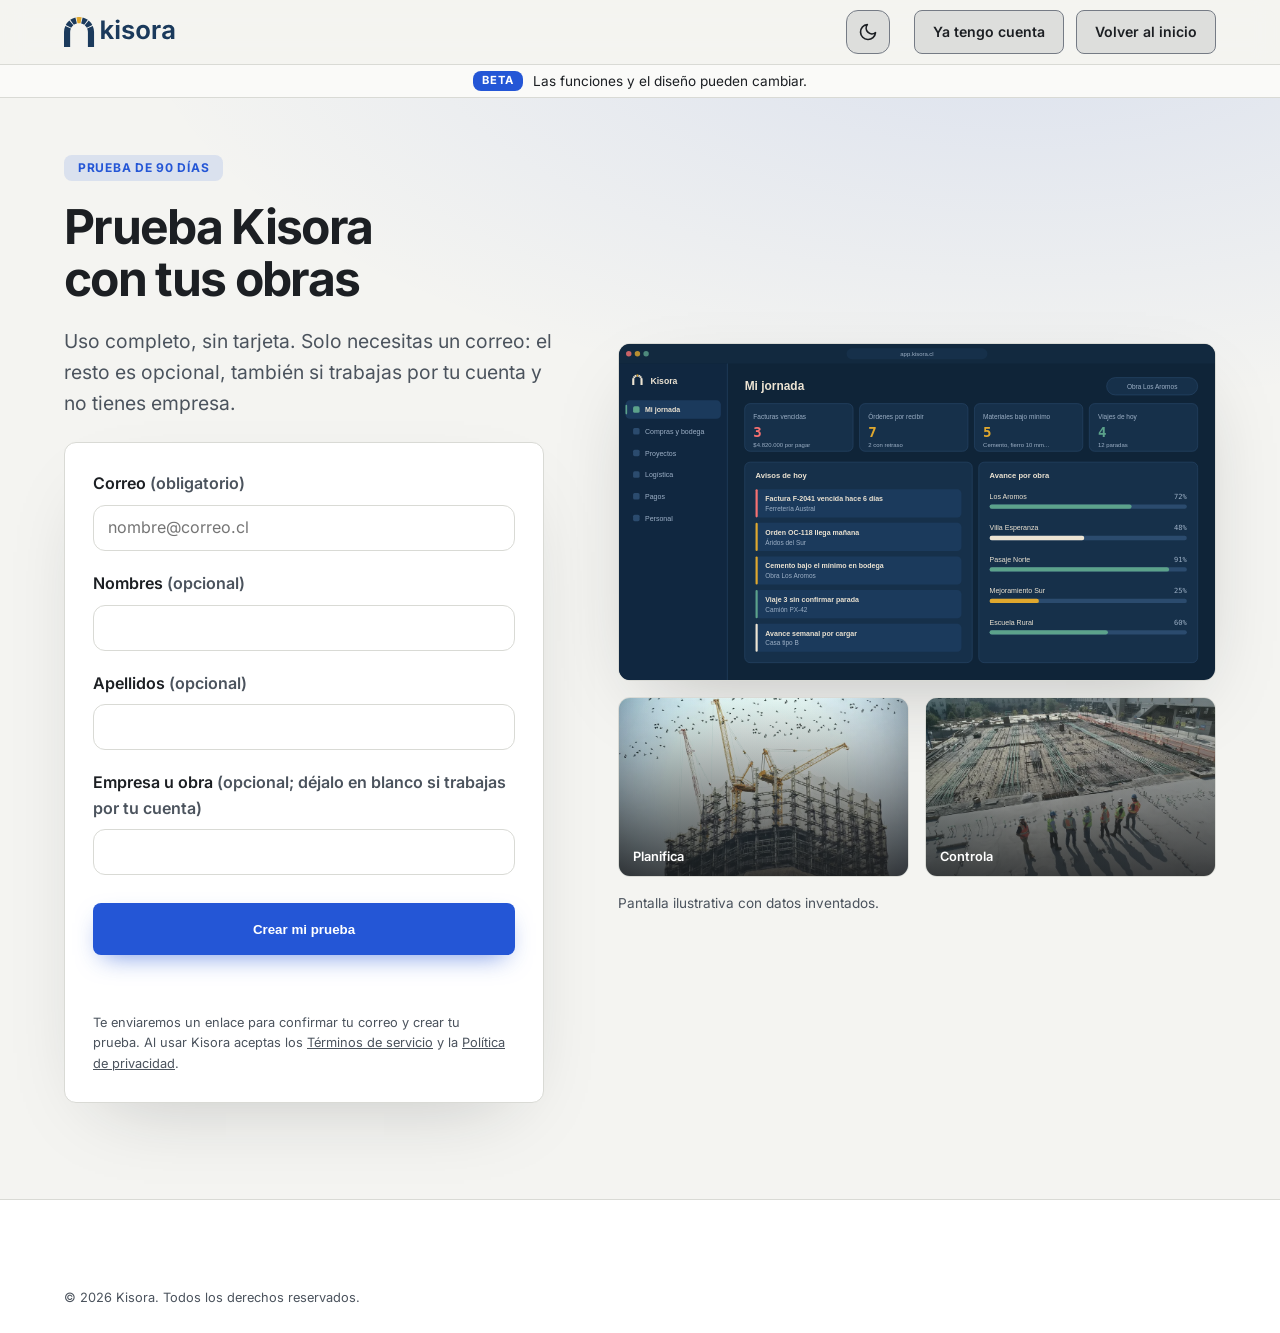
<file: probar.html>
<!DOCTYPE html>
<html lang="es-CL" data-def="claro">
<head>
<meta charset="utf-8">
<meta name="viewport" content="width=device-width, initial-scale=1">
<title>Probar gratis: software de gestión de obras para constructoras | Kisora</title>
<meta name="description" content="Prueba gratis el software de gestión de obras para constructoras de Chile. Crea tu cuenta de Kisora en minutos; solo necesitas un correo.">
<meta name="keywords" content="gestión de obras, constructora, Chile, compras, bodega, proyectos, logística, pagos, personal, vivienda social, obra pública, DS 49, DS 75">
<link rel="canonical" href="https://kisora.cl/probar.html">
<meta name="theme-color" content="#F4F4F1">
<meta http-equiv="Content-Security-Policy" content="default-src 'self'; img-src 'self' data:; connect-src 'self' https://alta.kisora.cl; object-src 'none'; base-uri 'self'; form-action 'self'">
<meta property="og:type" content="website">
<meta property="og:locale" content="es_CL">
<meta property="og:site_name" content="Kisora">
<meta property="og:title" content="Probar gratis: software de gestión de obras para constructoras | Kisora">
<meta property="og:description" content="Prueba gratis el software de gestión de obras para constructoras de Chile. Crea tu cuenta de Kisora en minutos; solo necesitas un correo.">
<meta property="og:url" content="https://kisora.cl/probar.html">
<meta property="og:image" content="https://kisora.cl/img/og.png">
<meta name="twitter:card" content="summary_large_image">
<link rel="icon" href="/img/logo.svg" type="image/svg+xml">
<link rel="manifest" href="/manifest.webmanifest">
<link rel="stylesheet" href="/css/landing.css">
<link rel="stylesheet" href="/css/nuevo.css">
<link rel="stylesheet" href="/css/paleta.css">
<script src="/js/tema.js"></script>
</head>
<body>
<a class="saltar" href="#contenido">Saltar al contenido</a>
<header class="mast"><div class="c"><a class="marca" href="/"><img class="solo-osc" src="/img/logo-horizontal-reverso.svg" width="112" height="30" alt="Kisora"><img class="solo-cla" src="/img/logo-horizontal.svg" width="112" height="30" alt=""></a><a class="btn s" href="https://clientes.kisora.cl/">Ya tengo cuenta</a><a class="btn s" href="/">Volver al inicio</a></div></header>
<div class="aviso-beta" role="note"><span class="aviso-tag">Beta</span><span>Las funciones y el diseño pueden cambiar.</span></div>
<main id="contenido"><section class="probar"><div class="c pb">
<div class="pb-form">
<span class="tag">Prueba de 90 días</span>
<h1>Prueba Kisora con tus obras</h1>
<p class="lead">Uso completo, sin tarjeta. Solo necesitas un correo: el resto es opcional, también si trabajas por tu cuenta y no tienes empresa.</p>
<form id="alta" class="form" novalidate>
  <label for="correo">Correo <span class="mu">(obligatorio)</span></label>
  <input id="correo" name="correo" type="email" required autocomplete="email" aria-describedby="estado" placeholder="nombre@correo.cl">
  <label for="nombres">Nombres <span class="mu">(opcional)</span></label>
  <input id="nombres" name="nombres" type="text" autocomplete="given-name">
  <label for="apellidos">Apellidos <span class="mu">(opcional)</span></label>
  <input id="apellidos" name="apellidos" type="text" autocomplete="family-name">
  <label for="empresa">Empresa u obra <span class="mu">(opcional; déjalo en blanco si trabajas por tu cuenta)</span></label>
  <input id="empresa" name="empresa" type="text" autocomplete="organization">
  <input class="trampa" name="web" type="text" tabindex="-1" autocomplete="off" aria-hidden="true">
  <button class="btn p" type="submit">Crear mi prueba</button>
  <p id="estado" role="status" aria-live="polite"></p>
  <p class="nota">Te enviaremos un enlace para confirmar tu correo y crear tu prueba. Al usar Kisora aceptas los <a href="/legal/terminos.html">Términos de servicio</a> y la <a href="/legal/privacidad.html">Política de privacidad</a>.</p>
</form>
<noscript><p class="nota">Este formulario necesita JavaScript. Escríbenos a kisora.contacto@zohomail.com.</p></noscript>
</div>
<div class="pb-vis">
<div class="win"><img class="solo-osc" src="/img/hero-panel.svg" width="1100" height="620" alt="Panel Mi jornada con avisos de facturas vencidas, órdenes por recibir y avance por obra"><img class="solo-cla" src="/img/hero-panel-oscuro.svg" width="1100" height="620" alt=""></div>
<div class="tira2"><figure class="foto"><img src="/img/hero-obra.webp" srcset="/img/hero-obra-800.webp 800w, /img/hero-obra.webp 1600w" sizes="(max-width:60rem) 50vw, 280px" width="1600" height="1067" loading="lazy" alt="Grúas sobre una obra en construcción"><span>Planifica</span></figure><figure class="foto"><img src="/img/equipo.webp" srcset="/img/equipo-800.webp 800w, /img/equipo.webp 1600w" sizes="(max-width:60rem) 50vw, 280px" width="1600" height="1067" loading="lazy" alt="Equipo de obra revisando el avance en terreno"><span>Controla</span></figure></div>
<p class="sub">Pantalla ilustrativa con datos inventados.</p>
</div>
</div></section></main>
<footer class="pie"><div class="c"><p class="copy">© 2026 Kisora. Todos los derechos reservados.</p></div></footer>
<script src="/js/probar.js"></script>
</body>
</html>
</file>
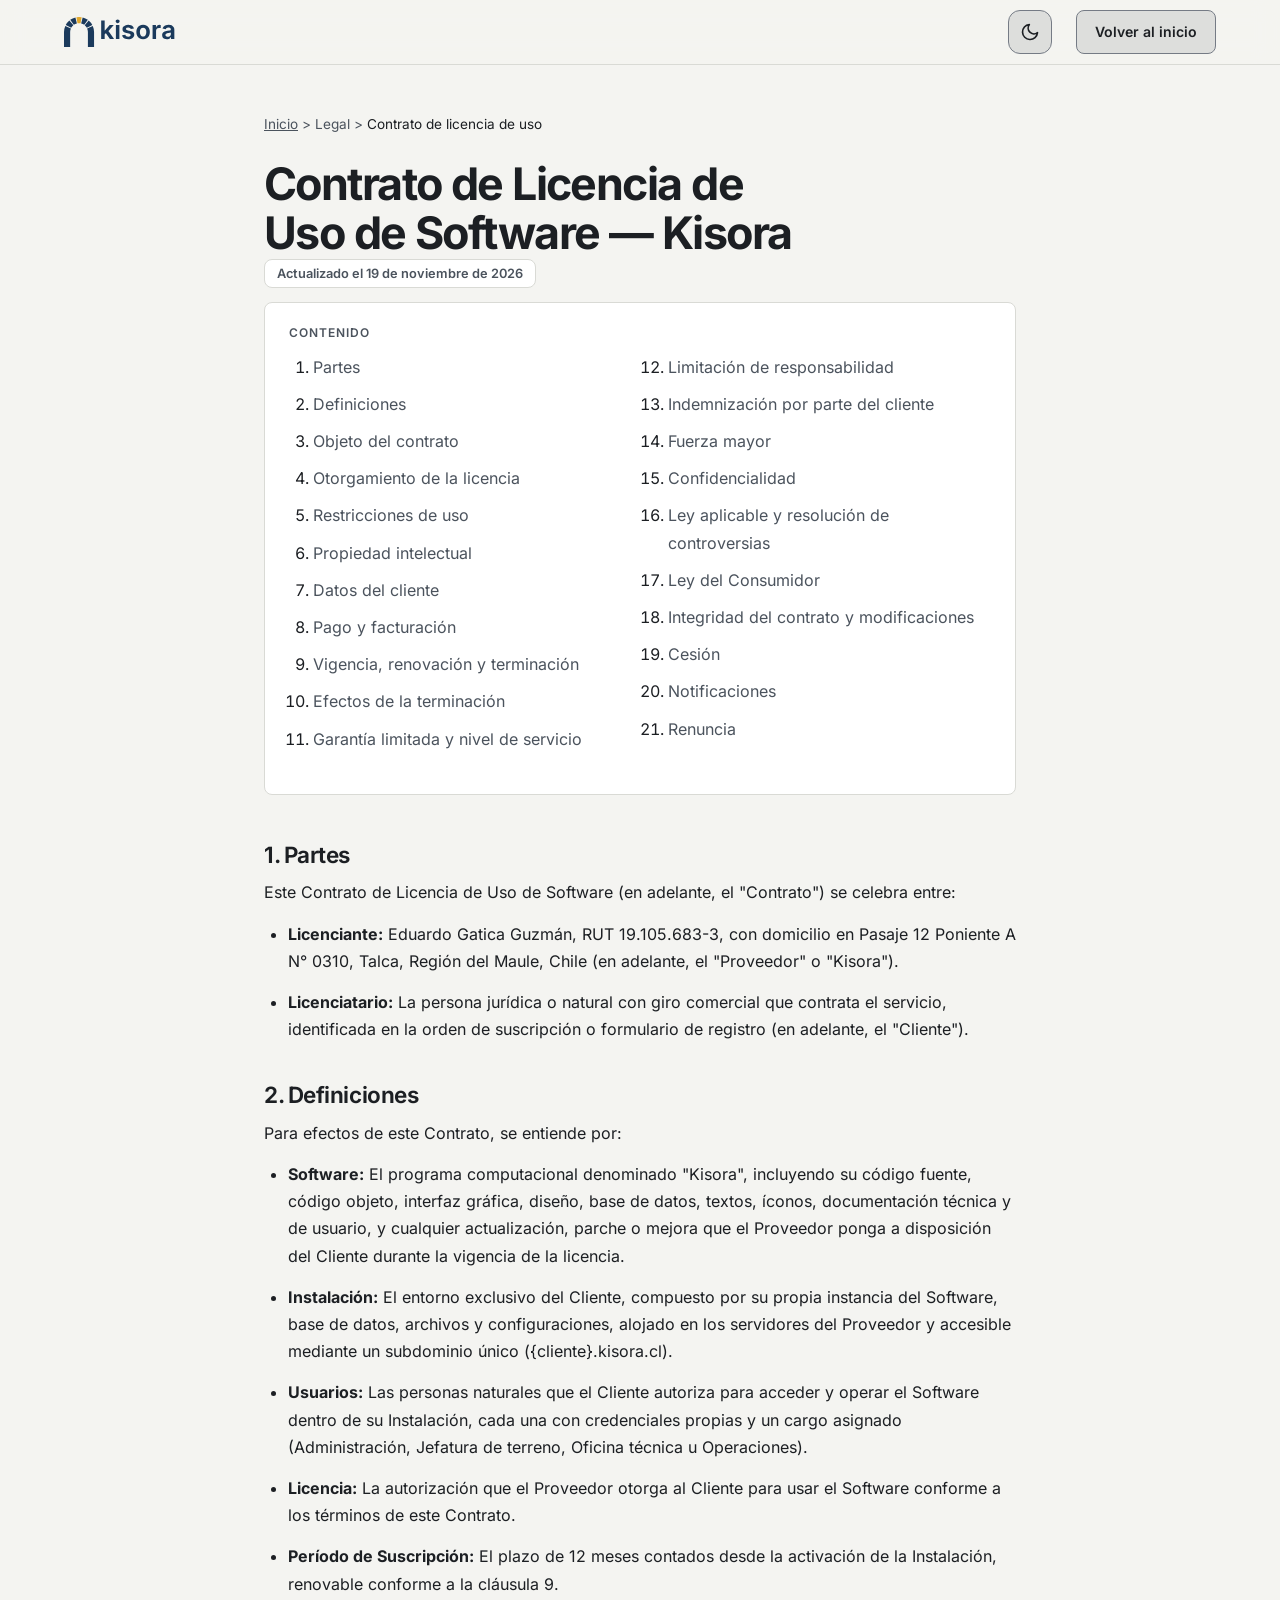
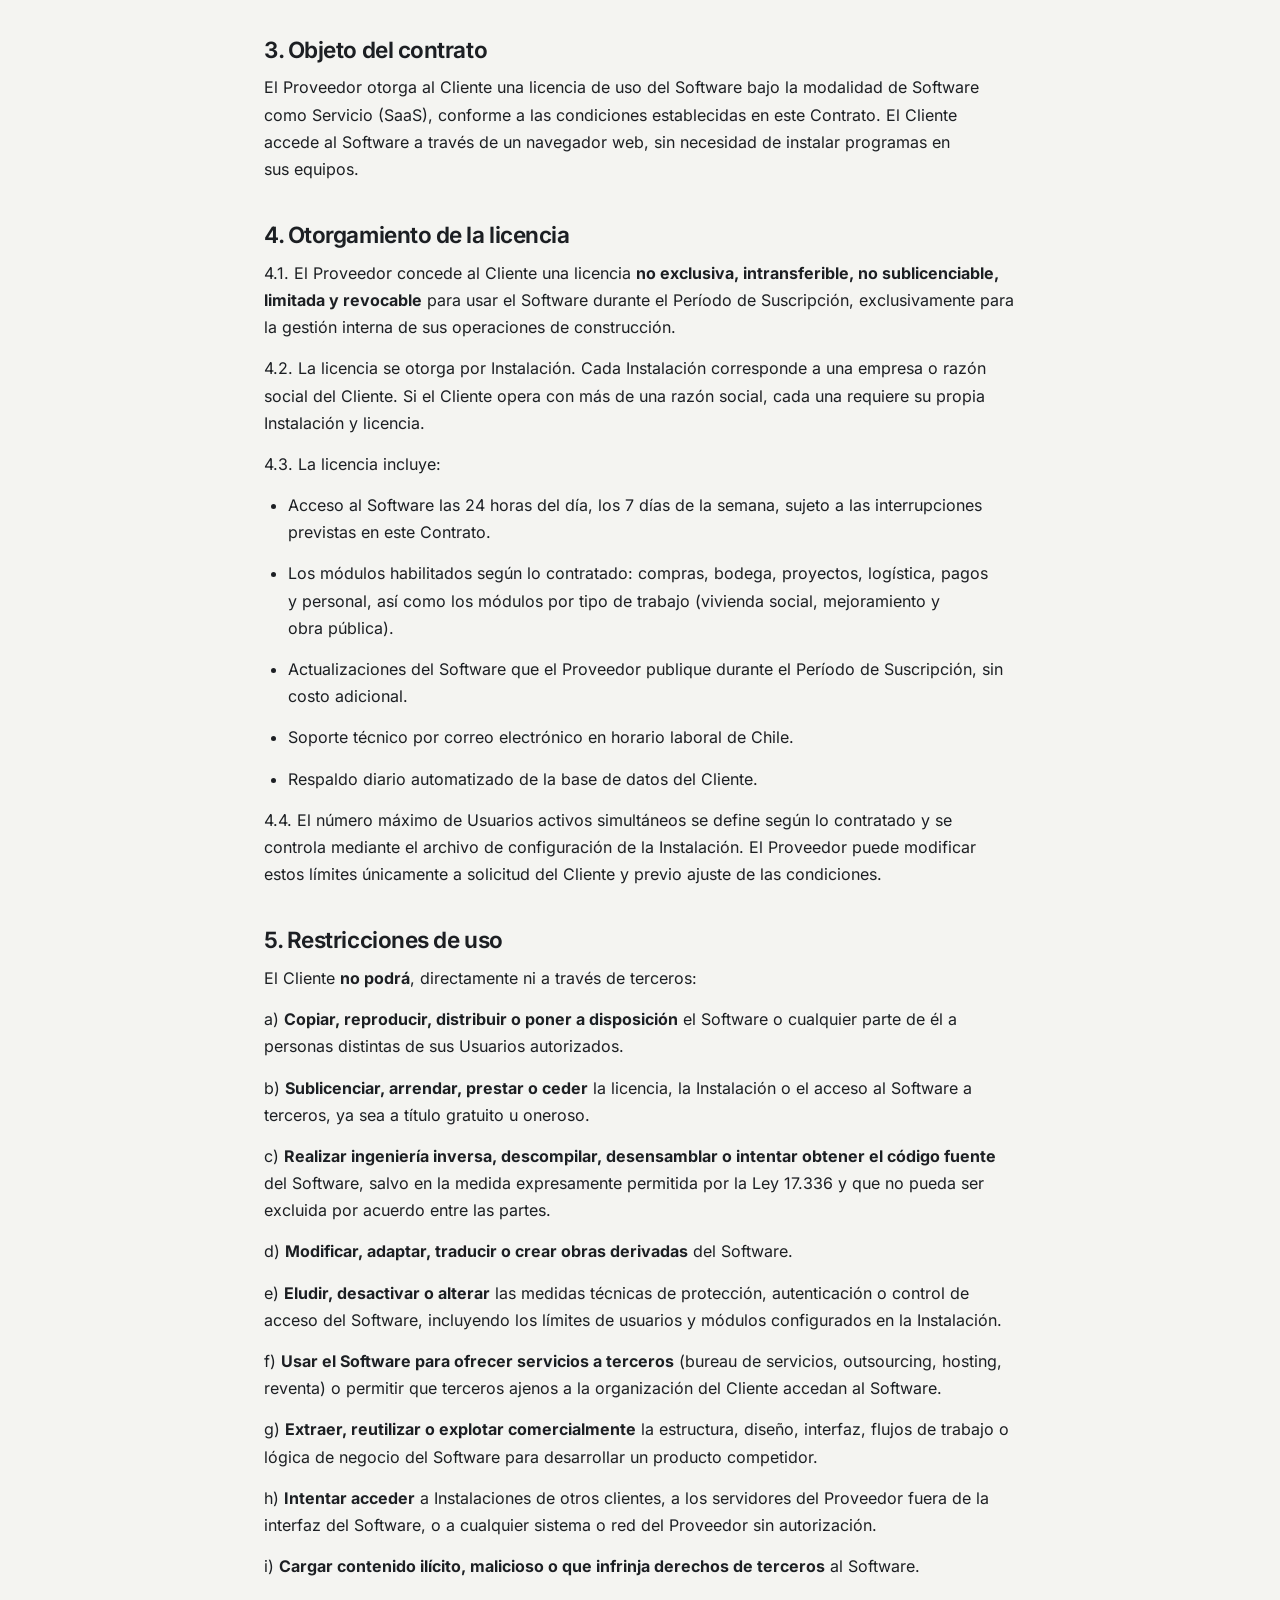
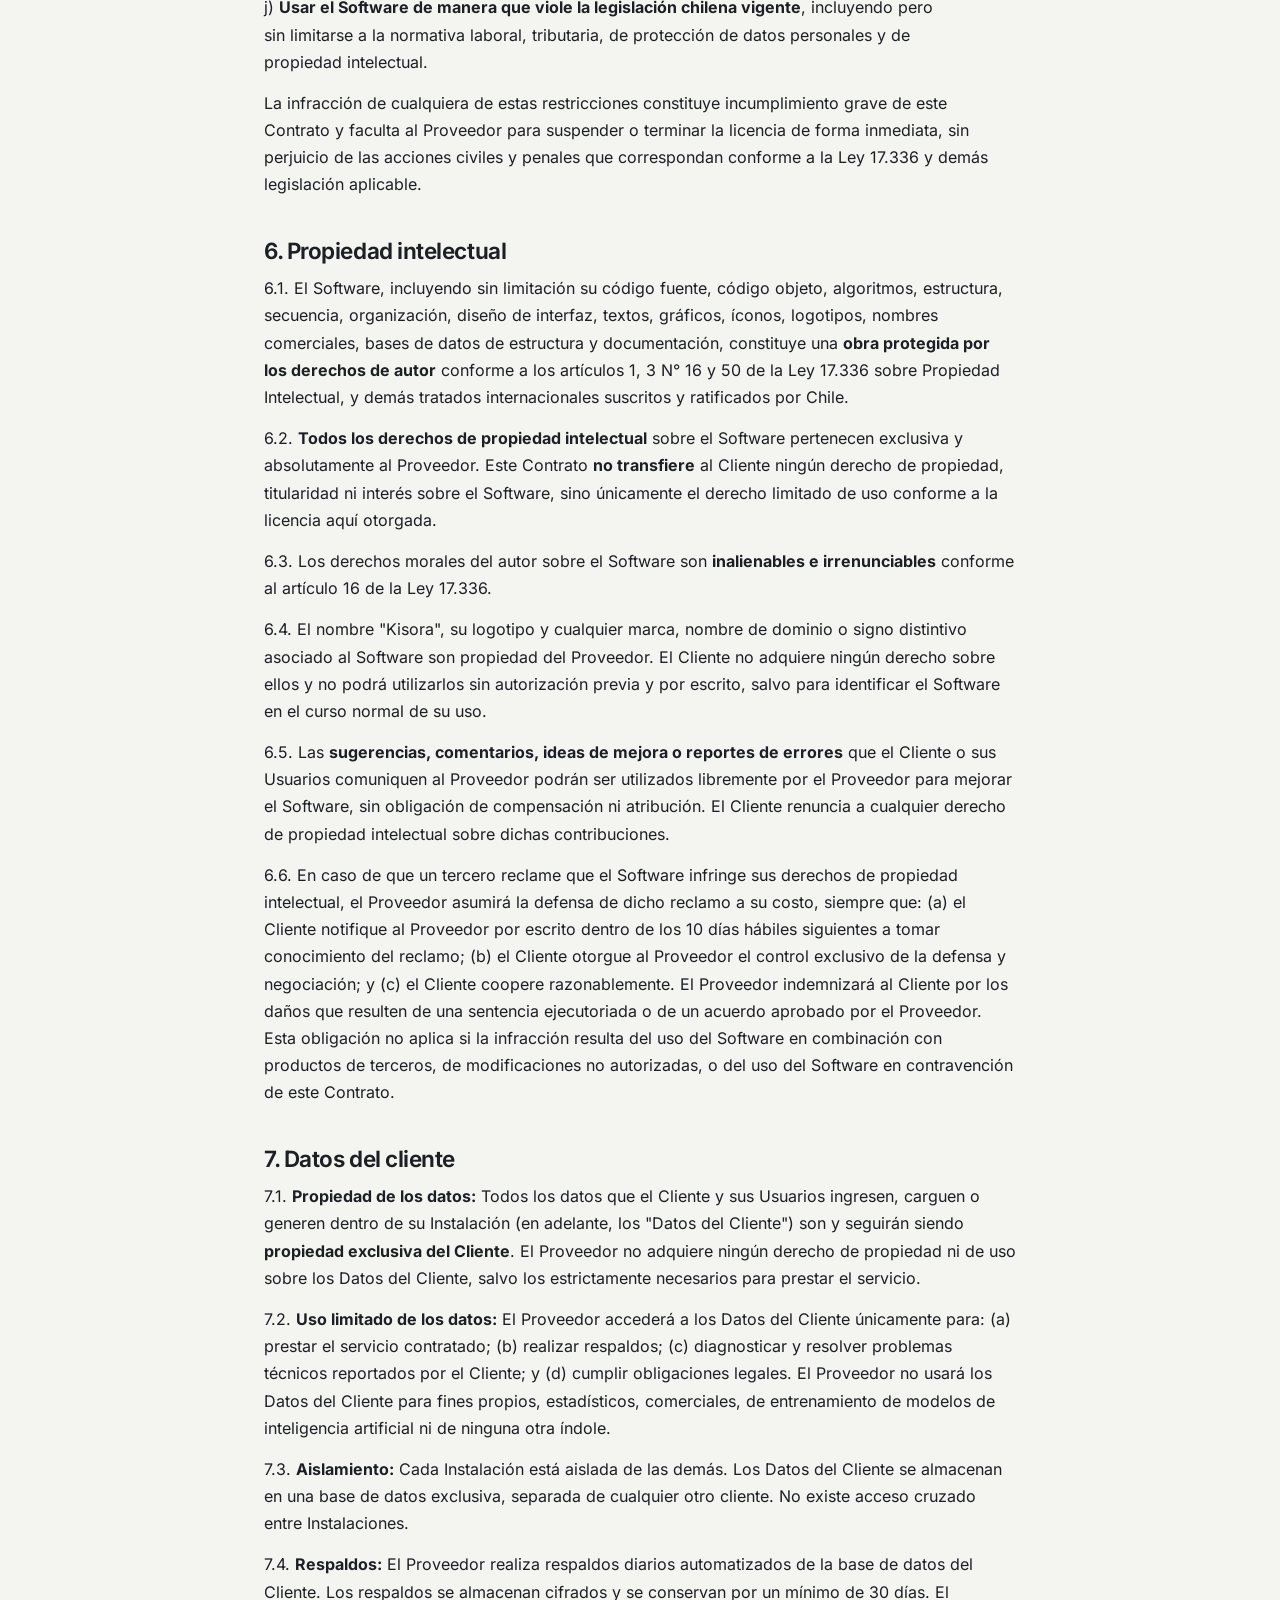
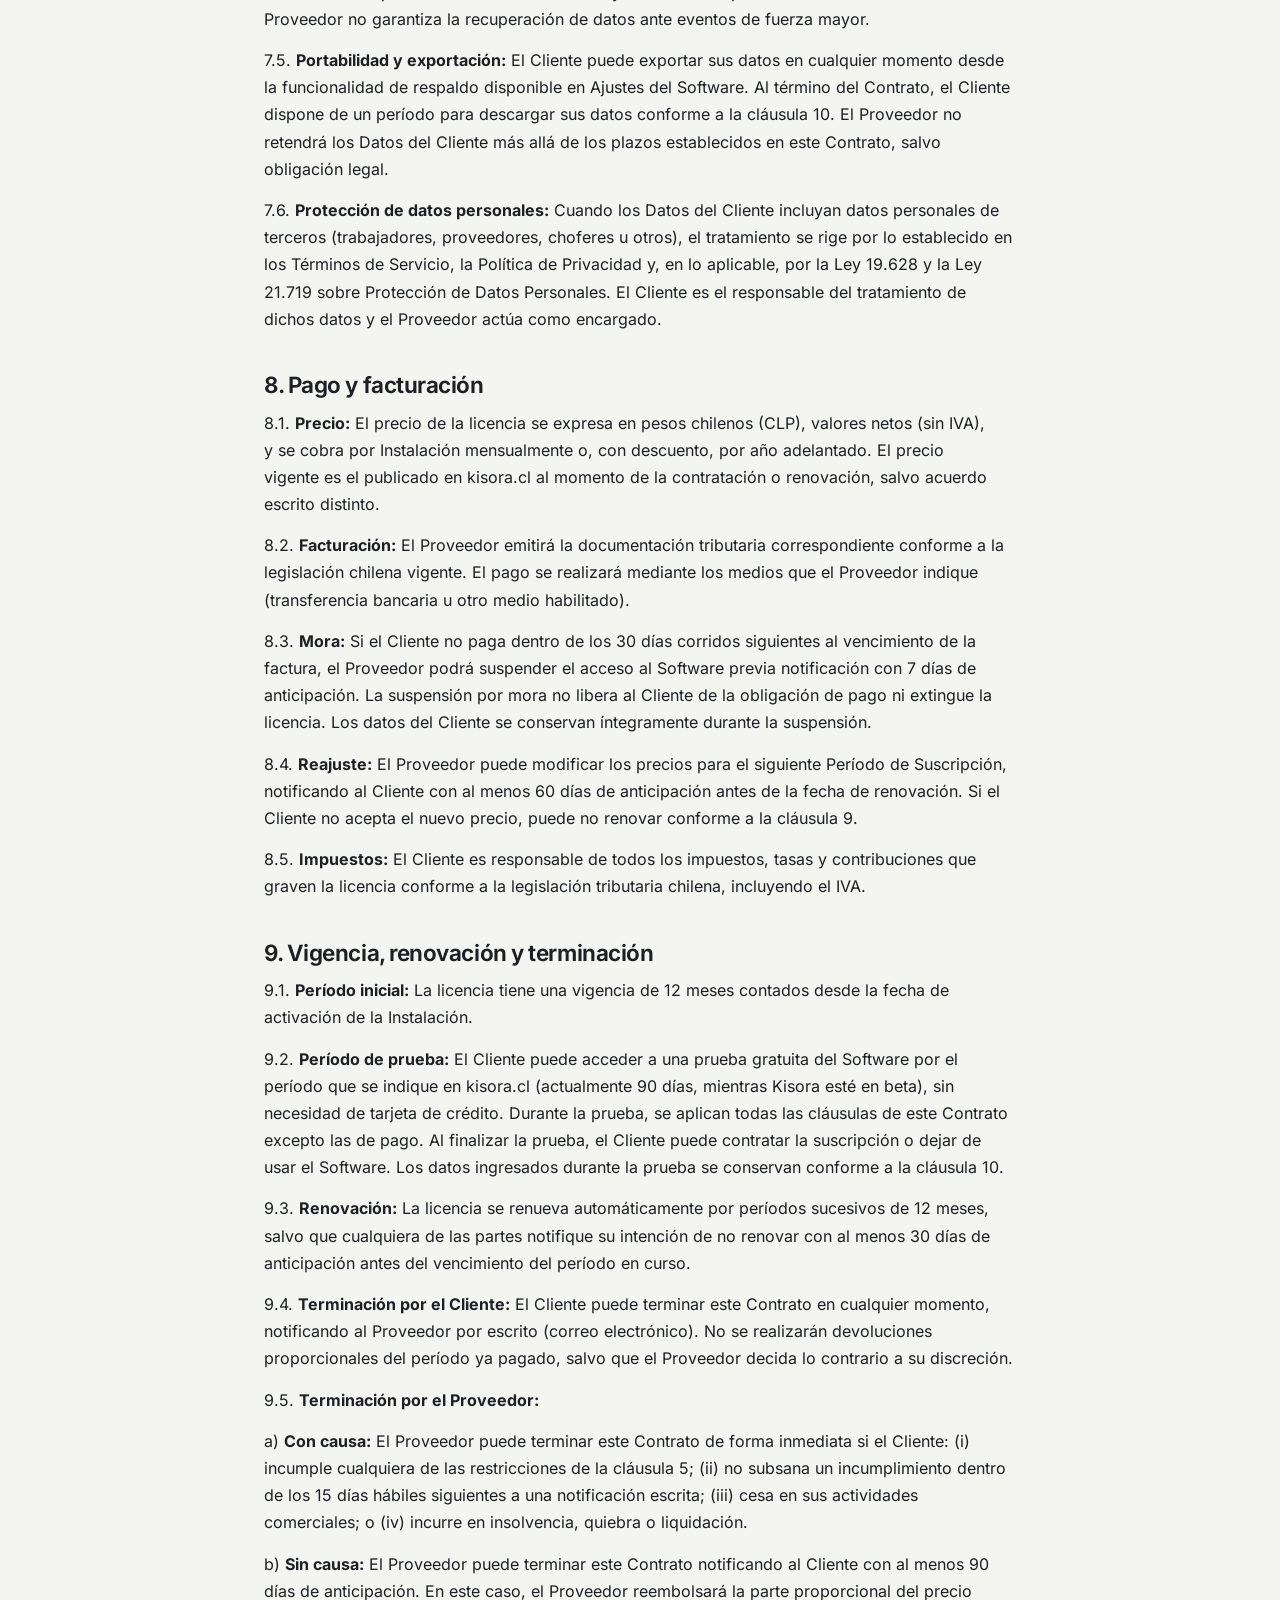
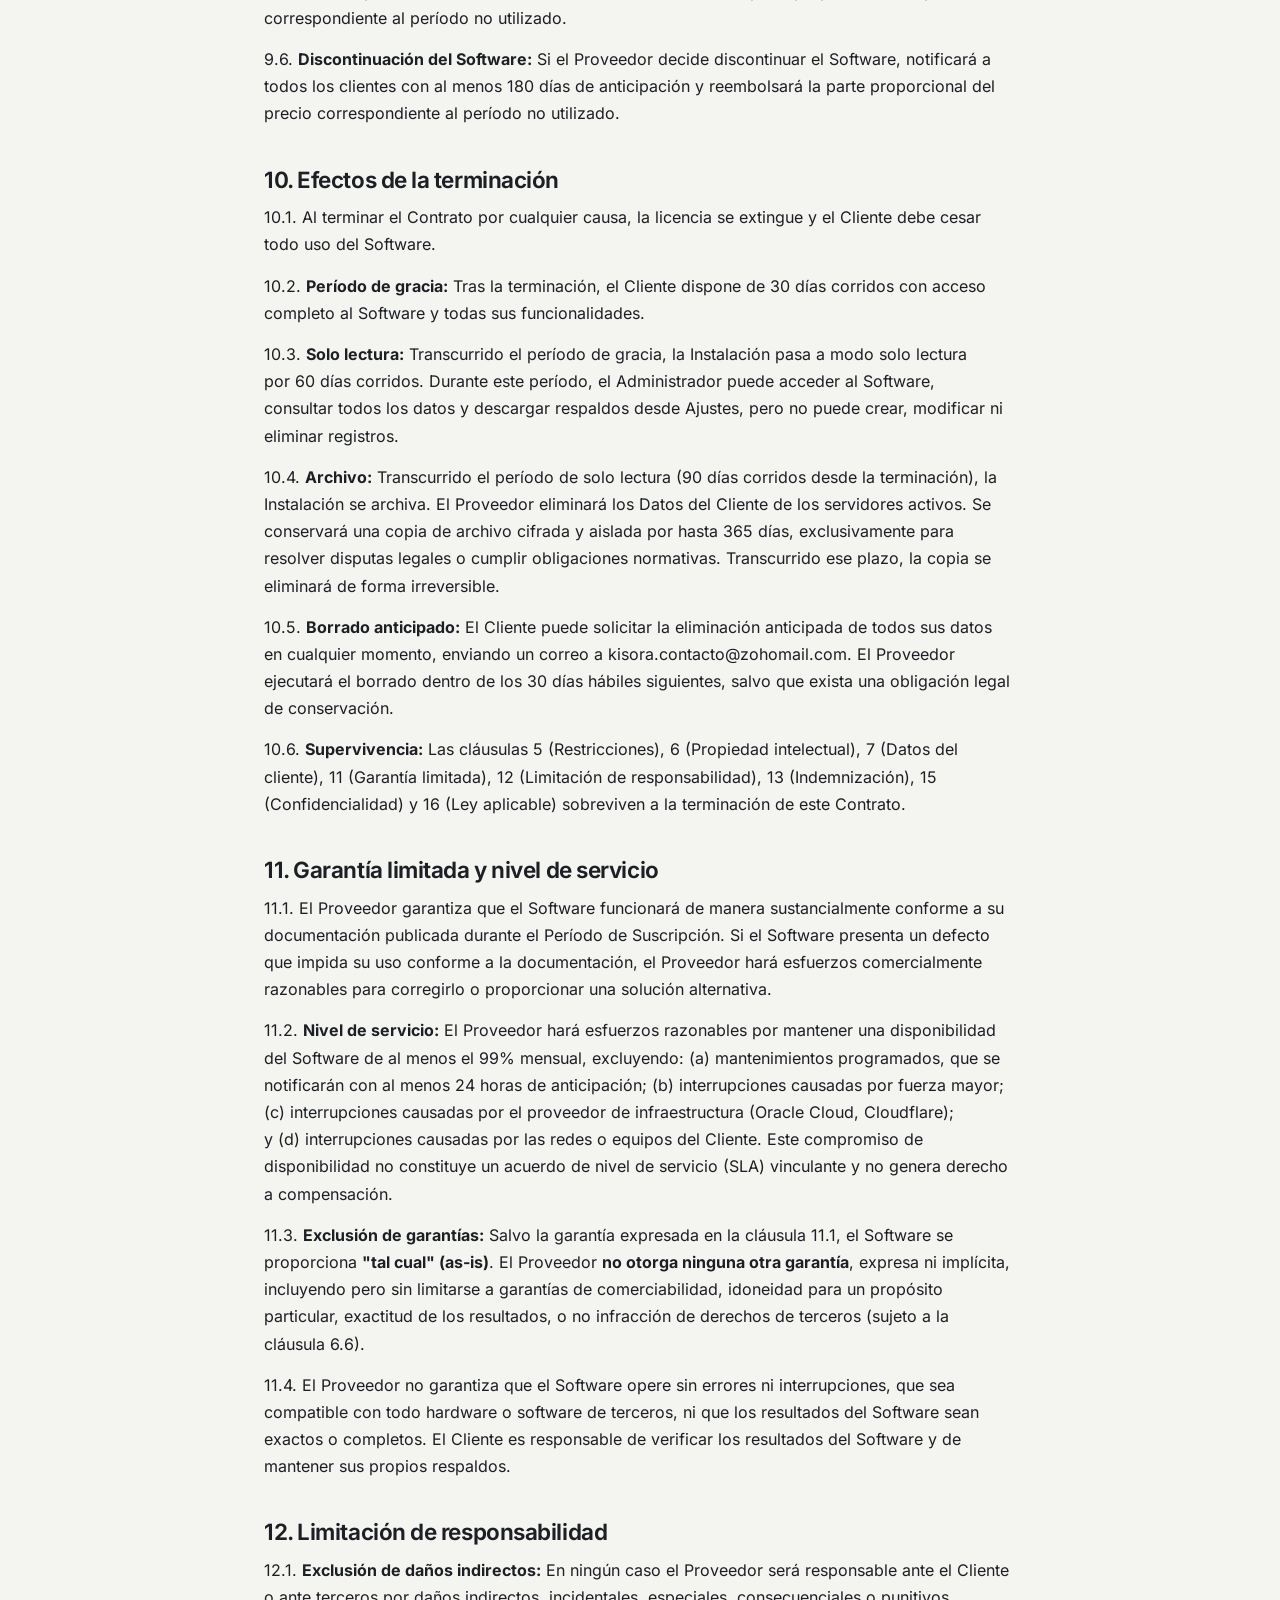
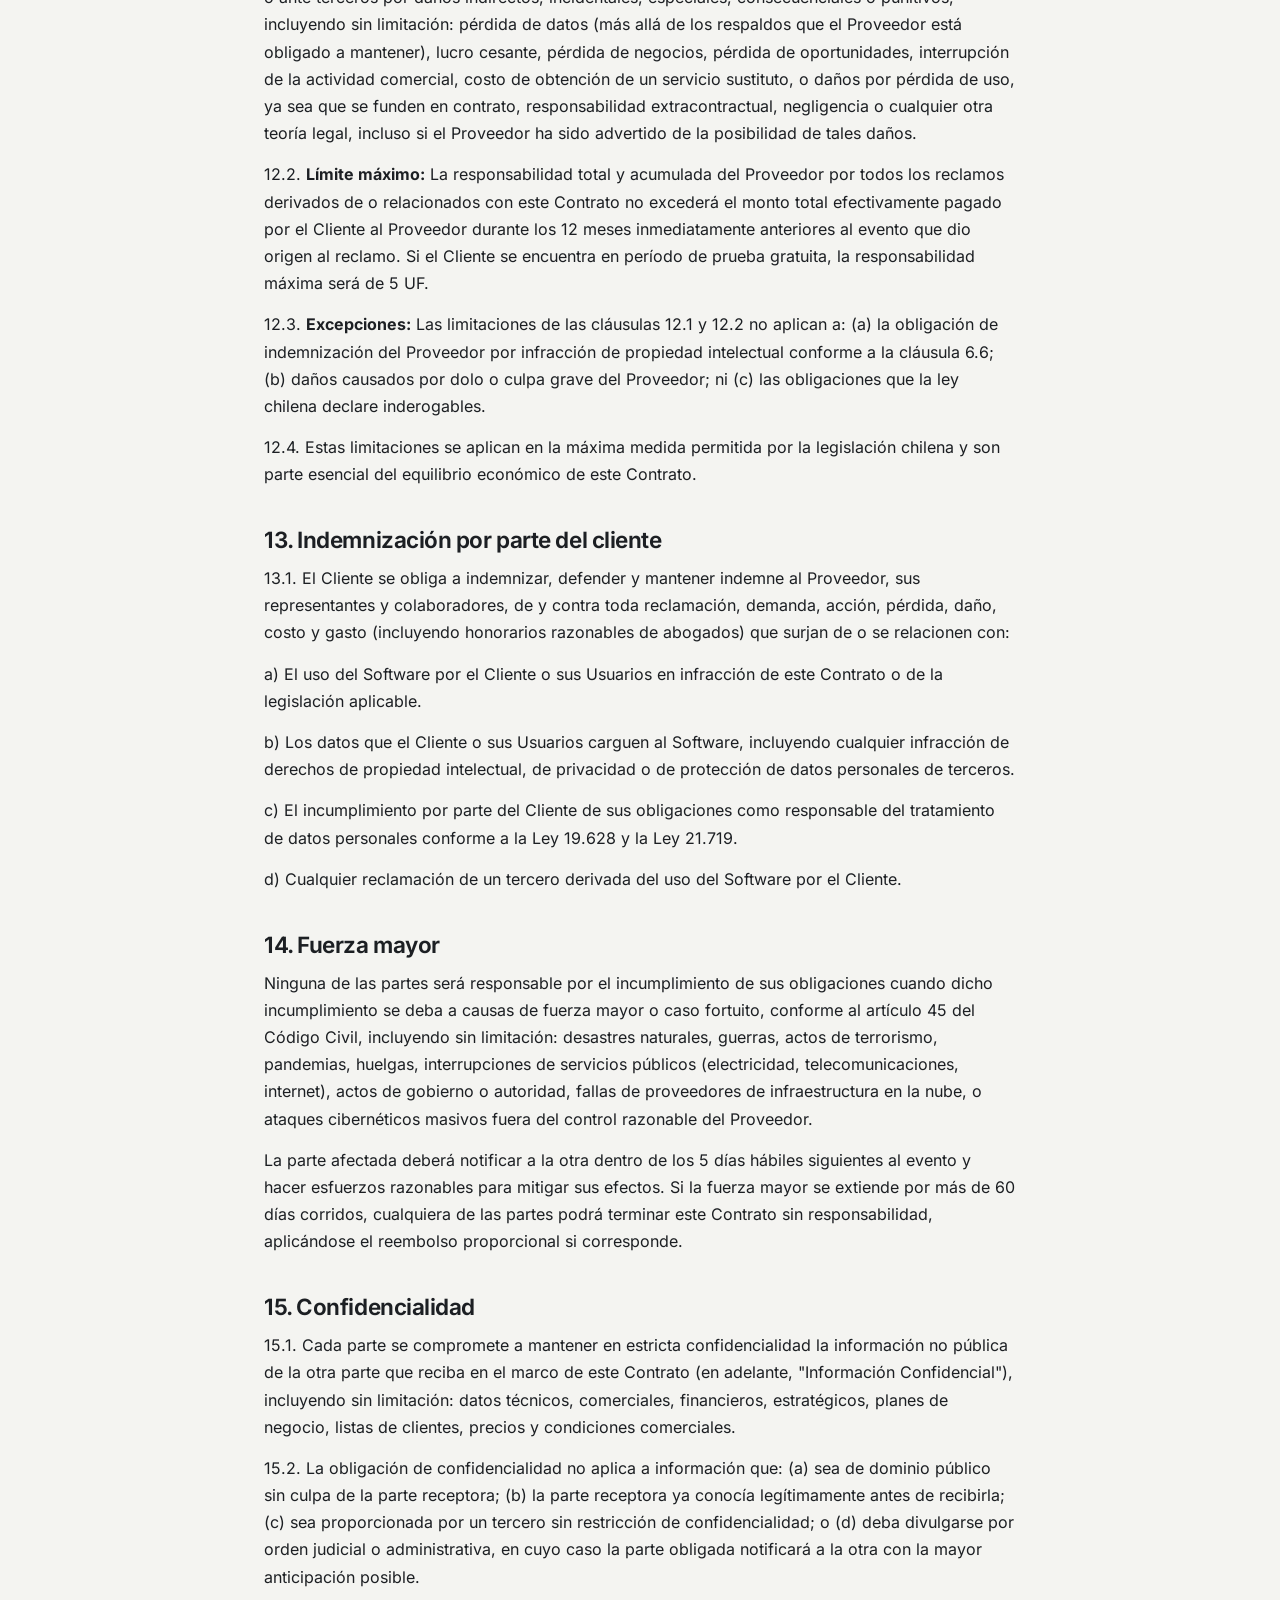
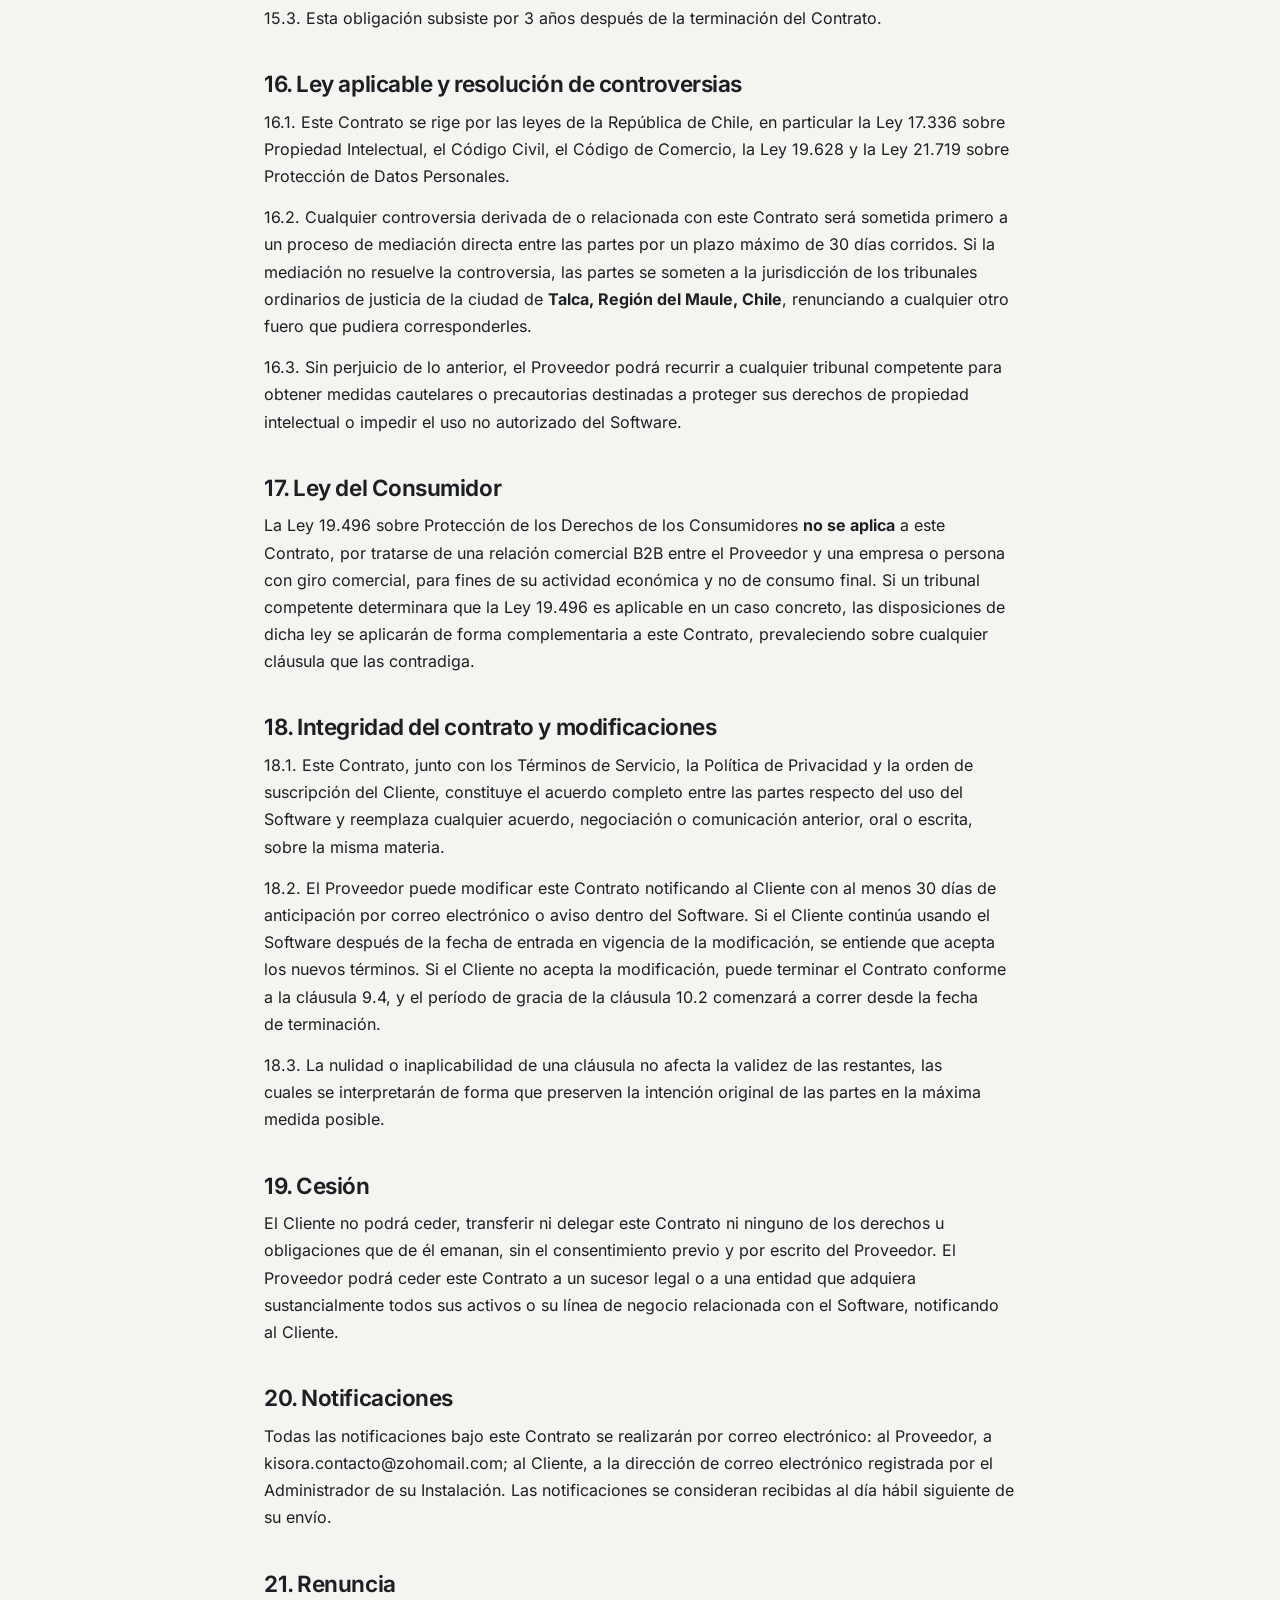
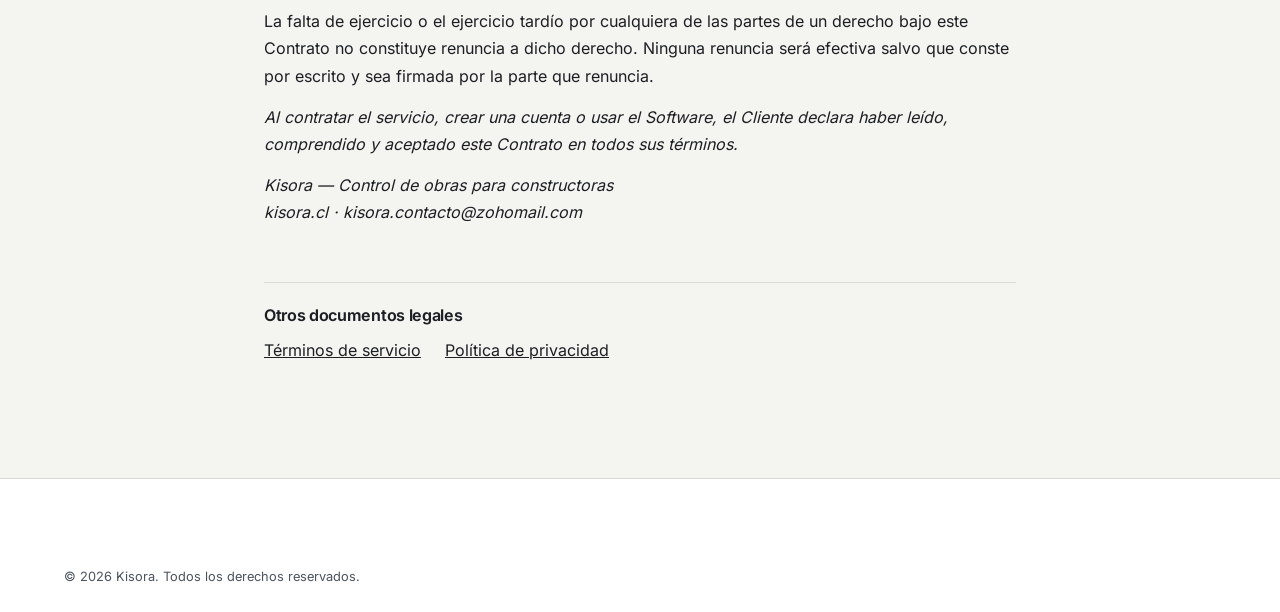
<file: legal/licencia.html>
<!DOCTYPE html>
<html lang="es-CL" data-def="claro">
<head>
<meta charset="utf-8">
<meta name="viewport" content="width=device-width, initial-scale=1">
<title>Contrato de licencia de uso | Kisora</title>
<meta name="robots" content="noindex">
<meta http-equiv="Content-Security-Policy" content="default-src 'self'; img-src 'self' data:; connect-src 'self' https://alta.kisora.cl; object-src 'none'; base-uri 'self'; form-action 'self'">
<link rel="icon" href="/img/logo.svg" type="image/svg+xml">
<link rel="stylesheet" href="/css/landing.css">
<link rel="stylesheet" href="/css/nuevo.css">
<link rel="stylesheet" href="/css/paleta.css">
<script src="/js/tema.js"></script>
</head>
<body>
<a class="saltar" href="#contenido">Saltar al contenido</a>
<header class="mast"><div class="c"><a class="marca" href="/"><img class="solo-osc" src="/img/logo-horizontal-reverso.svg" width="112" height="30" alt="Kisora"><img class="solo-cla" src="/img/logo-horizontal.svg" width="112" height="30" alt=""></a><a class="btn s" href="/">Volver al inicio</a></div></header>
<main id="contenido"><section class="legal"><div class="c">
<nav class="crumb" aria-label="Ruta"><a href="/">Inicio</a> &gt; <span>Legal</span> &gt; <span aria-current="page">Contrato de licencia de uso</span></nav>
<h1>Contrato de Licencia de Uso de Software — Kisora</h1>
<p class="fecha">Actualizado el 19 de noviembre de 2026</p>
<nav class="indice" aria-label="Índice"><h2>Contenido</h2><ol><li><a href="#partes">Partes</a></li><li><a href="#definiciones">Definiciones</a></li><li><a href="#objeto-del-contrato">Objeto del contrato</a></li><li><a href="#otorgamiento-de-la-licencia">Otorgamiento de la licencia</a></li><li><a href="#restricciones-de-uso">Restricciones de uso</a></li><li><a href="#propiedad-intelectual">Propiedad intelectual</a></li><li><a href="#datos-del-cliente">Datos del cliente</a></li><li><a href="#pago-y-facturacion">Pago y facturación</a></li><li><a href="#vigencia-renovacion-y-terminacion">Vigencia, renovación y terminación</a></li><li><a href="#efectos-de-la-terminacion">Efectos de la terminación</a></li><li><a href="#garantia-limitada-y-nivel-de-servicio">Garantía limitada y nivel de servicio</a></li><li><a href="#limitacion-de-responsabilidad">Limitación de responsabilidad</a></li><li><a href="#indemnizacion-por-parte-del-cliente">Indemnización por parte del cliente</a></li><li><a href="#fuerza-mayor">Fuerza mayor</a></li><li><a href="#confidencialidad">Confidencialidad</a></li><li><a href="#ley-aplicable-y-resolucion-de-controversias">Ley aplicable y resolución de controversias</a></li><li><a href="#ley-del-consumidor">Ley del Consumidor</a></li><li><a href="#integridad-del-contrato-y-modificaciones">Integridad del contrato y modificaciones</a></li><li><a href="#cesion">Cesión</a></li><li><a href="#notificaciones">Notificaciones</a></li><li><a href="#renuncia">Renuncia</a></li></ol></nav>
<section id="partes">
<h2>1. Partes</h2>
<p>Este Contrato de Licencia de Uso de Software (en adelante, el "Contrato") se celebra entre:</p>
<ul>
<li>
<p><strong>Licenciante:</strong> Eduardo Gatica Guzmán, RUT 19.105.683-3, con domicilio en Pasaje 12 Poniente A N° 0310, Talca, Región del Maule, Chile (en adelante, el "Proveedor" o "Kisora").</p>
</li>
<li>
<p><strong>Licenciatario:</strong> La persona jurídica o natural con giro comercial que contrata el servicio, identificada en la orden de suscripción o formulario de registro (en adelante, el "Cliente").</p>
</li>
</ul>
</section>
<section id="definiciones">
<h2>2. Definiciones</h2>
<p>Para efectos de este Contrato, se entiende por:</p>
<ul>
<li>
<p><strong>Software:</strong> El programa computacional denominado "Kisora", incluyendo su código fuente, código objeto, interfaz gráfica, diseño, base de datos, textos, íconos, documentación técnica y de usuario, y cualquier actualización, parche o mejora que el Proveedor ponga a disposición del Cliente durante la vigencia de la licencia.</p>
</li>
<li>
<p><strong>Instalación:</strong> El entorno exclusivo del Cliente, compuesto por su propia instancia del Software, base de datos, archivos y configuraciones, alojado en los servidores del Proveedor y accesible mediante un subdominio único ({cliente}.kisora.cl).</p>
</li>
<li>
<p><strong>Usuarios:</strong> Las personas naturales que el Cliente autoriza para acceder y operar el Software dentro de su Instalación, cada una con credenciales propias y un cargo asignado (Administración, Jefatura de terreno, Oficina técnica u Operaciones).</p>
</li>
<li>
<p><strong>Licencia:</strong> La autorización que el Proveedor otorga al Cliente para usar el Software conforme a los términos de este Contrato.</p>
</li>
<li>
<p><strong>Período de Suscripción:</strong> El plazo de 12 meses contados desde la activación de la Instalación, renovable conforme a la cláusula 9.</p>
</li>
</ul>
</section>
<section id="objeto-del-contrato">
<h2>3. Objeto del contrato</h2>
<p>El Proveedor otorga al Cliente una licencia de uso del Software bajo la modalidad de Software como Servicio (SaaS), conforme a las condiciones establecidas en este Contrato. El Cliente accede al Software a través de un navegador web, sin necesidad de instalar programas en sus equipos.</p>
</section>
<section id="otorgamiento-de-la-licencia">
<h2>4. Otorgamiento de la licencia</h2>
<p>4.1. El Proveedor concede al Cliente una licencia <strong>no exclusiva, intransferible, no sublicenciable, limitada y revocable</strong> para usar el Software durante el Período de Suscripción, exclusivamente para la gestión interna de sus operaciones de construcción.</p>
<p>4.2. La licencia se otorga por Instalación. Cada Instalación corresponde a una empresa o razón social del Cliente. Si el Cliente opera con más de una razón social, cada una requiere su propia Instalación y licencia.</p>
<p>4.3. La licencia incluye:</p>
<ul>
<li>
<p>Acceso al Software las 24 horas del día, los 7 días de la semana, sujeto a las interrupciones previstas en este Contrato.</p>
</li>
<li>
<p>Los módulos habilitados según lo contratado: compras, bodega, proyectos, logística, pagos y personal, así como los módulos por tipo de trabajo (vivienda social, mejoramiento y obra pública).</p>
</li>
<li>
<p>Actualizaciones del Software que el Proveedor publique durante el Período de Suscripción, sin costo adicional.</p>
</li>
<li>
<p>Soporte técnico por correo electrónico en horario laboral de Chile.</p>
</li>
<li>
<p>Respaldo diario automatizado de la base de datos del Cliente.</p>
</li>
</ul>
<p>4.4. El número máximo de Usuarios activos simultáneos se define según lo contratado y se controla mediante el archivo de configuración de la Instalación. El Proveedor puede modificar estos límites únicamente a solicitud del Cliente y previo ajuste de las condiciones.</p>
</section>
<section id="restricciones-de-uso">
<h2>5. Restricciones de uso</h2>
<p>El Cliente <strong>no podrá</strong>, directamente ni a través de terceros:</p>
<p>a) <strong>Copiar, reproducir, distribuir o poner a disposición</strong> el Software o cualquier parte de él a personas distintas de sus Usuarios autorizados.</p>
<p>b) <strong>Sublicenciar, arrendar, prestar o ceder</strong> la licencia, la Instalación o el acceso al Software a terceros, ya sea a título gratuito u oneroso.</p>
<p>c) <strong>Realizar ingeniería inversa, descompilar, desensamblar o intentar obtener el código fuente</strong> del Software, salvo en la medida expresamente permitida por la Ley 17.336 y que no pueda ser excluida por acuerdo entre las partes.</p>
<p>d) <strong>Modificar, adaptar, traducir o crear obras derivadas</strong> del Software.</p>
<p>e) <strong>Eludir, desactivar o alterar</strong> las medidas técnicas de protección, autenticación o control de acceso del Software, incluyendo los límites de usuarios y módulos configurados en la Instalación.</p>
<p>f) <strong>Usar el Software para ofrecer servicios a terceros</strong> (bureau de servicios, outsourcing, hosting, reventa) o permitir que terceros ajenos a la organización del Cliente accedan al Software.</p>
<p>g) <strong>Extraer, reutilizar o explotar comercialmente</strong> la estructura, diseño, interfaz, flujos de trabajo o lógica de negocio del Software para desarrollar un producto competidor.</p>
<p>h) <strong>Intentar acceder</strong> a Instalaciones de otros clientes, a los servidores del Proveedor fuera de la interfaz del Software, o a cualquier sistema o red del Proveedor sin autorización.</p>
<p>i) <strong>Cargar contenido ilícito, malicioso o que infrinja derechos de terceros</strong> al Software.</p>
<p>j) <strong>Usar el Software de manera que viole la legislación chilena vigente</strong>, incluyendo pero sin limitarse a la normativa laboral, tributaria, de protección de datos personales y de propiedad intelectual.</p>
<p>La infracción de cualquiera de estas restricciones constituye incumplimiento grave de este Contrato y faculta al Proveedor para suspender o terminar la licencia de forma inmediata, sin perjuicio de las acciones civiles y penales que correspondan conforme a la Ley 17.336 y demás legislación aplicable.</p>
</section>
<section id="propiedad-intelectual">
<h2>6. Propiedad intelectual</h2>
<p>6.1. El Software, incluyendo sin limitación su código fuente, código objeto, algoritmos, estructura, secuencia, organización, diseño de interfaz, textos, gráficos, íconos, logotipos, nombres comerciales, bases de datos de estructura y documentación, constituye una <strong>obra protegida por los derechos de autor</strong> conforme a los artículos 1, 3 N° 16 y 50 de la Ley 17.336 sobre Propiedad Intelectual, y demás tratados internacionales suscritos y ratificados por Chile.</p>
<p>6.2. <strong>Todos los derechos de propiedad intelectual</strong> sobre el Software pertenecen exclusiva y absolutamente al Proveedor. Este Contrato <strong>no transfiere</strong> al Cliente ningún derecho de propiedad, titularidad ni interés sobre el Software, sino únicamente el derecho limitado de uso conforme a la licencia aquí otorgada.</p>
<p>6.3. Los derechos morales del autor sobre el Software son <strong>inalienables e irrenunciables</strong> conforme al artículo 16 de la Ley 17.336.</p>
<p>6.4. El nombre "Kisora", su logotipo y cualquier marca, nombre de dominio o signo distintivo asociado al Software son propiedad del Proveedor. El Cliente no adquiere ningún derecho sobre ellos y no podrá utilizarlos sin autorización previa y por escrito, salvo para identificar el Software en el curso normal de su uso.</p>
<p>6.5. Las <strong>sugerencias, comentarios, ideas de mejora o reportes de errores</strong> que el Cliente o sus Usuarios comuniquen al Proveedor podrán ser utilizados libremente por el Proveedor para mejorar el Software, sin obligación de compensación ni atribución. El Cliente renuncia a cualquier derecho de propiedad intelectual sobre dichas contribuciones.</p>
<p>6.6. En caso de que un tercero reclame que el Software infringe sus derechos de propiedad intelectual, el Proveedor asumirá la defensa de dicho reclamo a su costo, siempre que: (a) el Cliente notifique al Proveedor por escrito dentro de los 10 días hábiles siguientes a tomar conocimiento del reclamo; (b) el Cliente otorgue al Proveedor el control exclusivo de la defensa y negociación; y (c) el Cliente coopere razonablemente. El Proveedor indemnizará al Cliente por los daños que resulten de una sentencia ejecutoriada o de un acuerdo aprobado por el Proveedor. Esta obligación no aplica si la infracción resulta del uso del Software en combinación con productos de terceros, de modificaciones no autorizadas, o del uso del Software en contravención de este Contrato.</p>
</section>
<section id="datos-del-cliente">
<h2>7. Datos del cliente</h2>
<p>7.1. <strong>Propiedad de los datos:</strong> Todos los datos que el Cliente y sus Usuarios ingresen, carguen o generen dentro de su Instalación (en adelante, los "Datos del Cliente") son y seguirán siendo <strong>propiedad exclusiva del Cliente</strong>. El Proveedor no adquiere ningún derecho de propiedad ni de uso sobre los Datos del Cliente, salvo los estrictamente necesarios para prestar el servicio.</p>
<p>7.2. <strong>Uso limitado de los datos:</strong> El Proveedor accederá a los Datos del Cliente únicamente para: (a) prestar el servicio contratado; (b) realizar respaldos; (c) diagnosticar y resolver problemas técnicos reportados por el Cliente; y (d) cumplir obligaciones legales. El Proveedor no usará los Datos del Cliente para fines propios, estadísticos, comerciales, de entrenamiento de modelos de inteligencia artificial ni de ninguna otra índole.</p>
<p>7.3. <strong>Aislamiento:</strong> Cada Instalación está aislada de las demás. Los Datos del Cliente se almacenan en una base de datos exclusiva, separada de cualquier otro cliente. No existe acceso cruzado entre Instalaciones.</p>
<p>7.4. <strong>Respaldos:</strong> El Proveedor realiza respaldos diarios automatizados de la base de datos del Cliente. Los respaldos se almacenan cifrados y se conservan por un mínimo de 30 días. El Proveedor no garantiza la recuperación de datos ante eventos de fuerza mayor.</p>
<p>7.5. <strong>Portabilidad y exportación:</strong> El Cliente puede exportar sus datos en cualquier momento desde la funcionalidad de respaldo disponible en Ajustes del Software. Al término del Contrato, el Cliente dispone de un período para descargar sus datos conforme a la cláusula 10. El Proveedor no retendrá los Datos del Cliente más allá de los plazos establecidos en este Contrato, salvo obligación legal.</p>
<p>7.6. <strong>Protección de datos personales:</strong> Cuando los Datos del Cliente incluyan datos personales de terceros (trabajadores, proveedores, choferes u otros), el tratamiento se rige por lo establecido en los Términos de Servicio, la Política de Privacidad y, en lo aplicable, por la Ley 19.628 y la Ley 21.719 sobre Protección de Datos Personales. El Cliente es el responsable del tratamiento de dichos datos y el Proveedor actúa como encargado.</p>
</section>
<section id="pago-y-facturacion">
<h2>8. Pago y facturación</h2>
<p>8.1. <strong>Precio:</strong> El precio de la licencia se expresa en pesos chilenos (CLP), valores netos (sin IVA), y se cobra por Instalación mensualmente o, con descuento, por año adelantado. El precio vigente es el publicado en kisora.cl al momento de la contratación o renovación, salvo acuerdo escrito distinto.</p>
<p>8.2. <strong>Facturación:</strong> El Proveedor emitirá la documentación tributaria correspondiente conforme a la legislación chilena vigente. El pago se realizará mediante los medios que el Proveedor indique (transferencia bancaria u otro medio habilitado).</p>
<p>8.3. <strong>Mora:</strong> Si el Cliente no paga dentro de los 30 días corridos siguientes al vencimiento de la factura, el Proveedor podrá suspender el acceso al Software previa notificación con 7 días de anticipación. La suspensión por mora no libera al Cliente de la obligación de pago ni extingue la licencia. Los datos del Cliente se conservan íntegramente durante la suspensión.</p>
<p>8.4. <strong>Reajuste:</strong> El Proveedor puede modificar los precios para el siguiente Período de Suscripción, notificando al Cliente con al menos 60 días de anticipación antes de la fecha de renovación. Si el Cliente no acepta el nuevo precio, puede no renovar conforme a la cláusula 9.</p>
<p>8.5. <strong>Impuestos:</strong> El Cliente es responsable de todos los impuestos, tasas y contribuciones que graven la licencia conforme a la legislación tributaria chilena, incluyendo el IVA.</p>
</section>
<section id="vigencia-renovacion-y-terminacion">
<h2>9. Vigencia, renovación y terminación</h2>
<p>9.1. <strong>Período inicial:</strong> La licencia tiene una vigencia de 12 meses contados desde la fecha de activación de la Instalación.</p>
<p>9.2. <strong>Período de prueba:</strong> El Cliente puede acceder a una prueba gratuita del Software por el período que se indique en kisora.cl (actualmente 90 días, mientras Kisora esté en beta), sin necesidad de tarjeta de crédito. Durante la prueba, se aplican todas las cláusulas de este Contrato excepto las de pago. Al finalizar la prueba, el Cliente puede contratar la suscripción o dejar de usar el Software. Los datos ingresados durante la prueba se conservan conforme a la cláusula 10.</p>
<p>9.3. <strong>Renovación:</strong> La licencia se renueva automáticamente por períodos sucesivos de 12 meses, salvo que cualquiera de las partes notifique su intención de no renovar con al menos 30 días de anticipación antes del vencimiento del período en curso.</p>
<p>9.4. <strong>Terminación por el Cliente:</strong> El Cliente puede terminar este Contrato en cualquier momento, notificando al Proveedor por escrito (correo electrónico). No se realizarán devoluciones proporcionales del período ya pagado, salvo que el Proveedor decida lo contrario a su discreción.</p>
<p>9.5. <strong>Terminación por el Proveedor:</strong></p>
<p>a) <strong>Con causa:</strong> El Proveedor puede terminar este Contrato de forma inmediata si el Cliente: (i) incumple cualquiera de las restricciones de la cláusula 5; (ii) no subsana un incumplimiento dentro de los 15 días hábiles siguientes a una notificación escrita; (iii) cesa en sus actividades comerciales; o (iv) incurre en insolvencia, quiebra o liquidación.</p>
<p>b) <strong>Sin causa:</strong> El Proveedor puede terminar este Contrato notificando al Cliente con al menos 90 días de anticipación. En este caso, el Proveedor reembolsará la parte proporcional del precio correspondiente al período no utilizado.</p>
<p>9.6. <strong>Discontinuación del Software:</strong> Si el Proveedor decide discontinuar el Software, notificará a todos los clientes con al menos 180 días de anticipación y reembolsará la parte proporcional del precio correspondiente al período no utilizado.</p>
</section>
<section id="efectos-de-la-terminacion">
<h2>10. Efectos de la terminación</h2>
<p>10.1. Al terminar el Contrato por cualquier causa, la licencia se extingue y el Cliente debe cesar todo uso del Software.</p>
<p>10.2. <strong>Período de gracia:</strong> Tras la terminación, el Cliente dispone de 30 días corridos con acceso completo al Software y todas sus funcionalidades.</p>
<p>10.3. <strong>Solo lectura:</strong> Transcurrido el período de gracia, la Instalación pasa a modo solo lectura por 60 días corridos. Durante este período, el Administrador puede acceder al Software, consultar todos los datos y descargar respaldos desde Ajustes, pero no puede crear, modificar ni eliminar registros.</p>
<p>10.4. <strong>Archivo:</strong> Transcurrido el período de solo lectura (90 días corridos desde la terminación), la Instalación se archiva. El Proveedor eliminará los Datos del Cliente de los servidores activos. Se conservará una copia de archivo cifrada y aislada por hasta 365 días, exclusivamente para resolver disputas legales o cumplir obligaciones normativas. Transcurrido ese plazo, la copia se eliminará de forma irreversible.</p>
<p>10.5. <strong>Borrado anticipado:</strong> El Cliente puede solicitar la eliminación anticipada de todos sus datos en cualquier momento, enviando un correo a kisora.contacto@zohomail.com. El Proveedor ejecutará el borrado dentro de los 30 días hábiles siguientes, salvo que exista una obligación legal de conservación.</p>
<p>10.6. <strong>Supervivencia:</strong> Las cláusulas 5 (Restricciones), 6 (Propiedad intelectual), 7 (Datos del cliente), 11 (Garantía limitada), 12 (Limitación de responsabilidad), 13 (Indemnización), 15 (Confidencialidad) y 16 (Ley aplicable) sobreviven a la terminación de este Contrato.</p>
</section>
<section id="garantia-limitada-y-nivel-de-servicio">
<h2>11. Garantía limitada y nivel de servicio</h2>
<p>11.1. El Proveedor garantiza que el Software funcionará de manera sustancialmente conforme a su documentación publicada durante el Período de Suscripción. Si el Software presenta un defecto que impida su uso conforme a la documentación, el Proveedor hará esfuerzos comercialmente razonables para corregirlo o proporcionar una solución alternativa.</p>
<p>11.2. <strong>Nivel de servicio:</strong> El Proveedor hará esfuerzos razonables por mantener una disponibilidad del Software de al menos el 99% mensual, excluyendo: (a) mantenimientos programados, que se notificarán con al menos 24 horas de anticipación; (b) interrupciones causadas por fuerza mayor; (c) interrupciones causadas por el proveedor de infraestructura (Oracle Cloud, Cloudflare); y (d) interrupciones causadas por las redes o equipos del Cliente. Este compromiso de disponibilidad no constituye un acuerdo de nivel de servicio (SLA) vinculante y no genera derecho a compensación.</p>
<p>11.3. <strong>Exclusión de garantías:</strong> Salvo la garantía expresada en la cláusula 11.1, el Software se proporciona <strong>"tal cual" (as-is)</strong>. El Proveedor <strong>no otorga ninguna otra garantía</strong>, expresa ni implícita, incluyendo pero sin limitarse a garantías de comerciabilidad, idoneidad para un propósito particular, exactitud de los resultados, o no infracción de derechos de terceros (sujeto a la cláusula 6.6).</p>
<p>11.4. El Proveedor no garantiza que el Software opere sin errores ni interrupciones, que sea compatible con todo hardware o software de terceros, ni que los resultados del Software sean exactos o completos. El Cliente es responsable de verificar los resultados del Software y de mantener sus propios respaldos.</p>
</section>
<section id="limitacion-de-responsabilidad">
<h2>12. Limitación de responsabilidad</h2>
<p>12.1. <strong>Exclusión de daños indirectos:</strong> En ningún caso el Proveedor será responsable ante el Cliente o ante terceros por daños indirectos, incidentales, especiales, consecuenciales o punitivos, incluyendo sin limitación: pérdida de datos (más allá de los respaldos que el Proveedor está obligado a mantener), lucro cesante, pérdida de negocios, pérdida de oportunidades, interrupción de la actividad comercial, costo de obtención de un servicio sustituto, o daños por pérdida de uso, ya sea que se funden en contrato, responsabilidad extracontractual, negligencia o cualquier otra teoría legal, incluso si el Proveedor ha sido advertido de la posibilidad de tales daños.</p>
<p>12.2. <strong>Límite máximo:</strong> La responsabilidad total y acumulada del Proveedor por todos los reclamos derivados de o relacionados con este Contrato no excederá el monto total efectivamente pagado por el Cliente al Proveedor durante los 12 meses inmediatamente anteriores al evento que dio origen al reclamo. Si el Cliente se encuentra en período de prueba gratuita, la responsabilidad máxima será de 5 UF.</p>
<p>12.3. <strong>Excepciones:</strong> Las limitaciones de las cláusulas 12.1 y 12.2 no aplican a: (a) la obligación de indemnización del Proveedor por infracción de propiedad intelectual conforme a la cláusula 6.6; (b) daños causados por dolo o culpa grave del Proveedor; ni (c) las obligaciones que la ley chilena declare inderogables.</p>
<p>12.4. Estas limitaciones se aplican en la máxima medida permitida por la legislación chilena y son parte esencial del equilibrio económico de este Contrato.</p>
</section>
<section id="indemnizacion-por-parte-del-cliente">
<h2>13. Indemnización por parte del cliente</h2>
<p>13.1. El Cliente se obliga a indemnizar, defender y mantener indemne al Proveedor, sus representantes y colaboradores, de y contra toda reclamación, demanda, acción, pérdida, daño, costo y gasto (incluyendo honorarios razonables de abogados) que surjan de o se relacionen con:</p>
<p>a) El uso del Software por el Cliente o sus Usuarios en infracción de este Contrato o de la legislación aplicable.</p>
<p>b) Los datos que el Cliente o sus Usuarios carguen al Software, incluyendo cualquier infracción de derechos de propiedad intelectual, de privacidad o de protección de datos personales de terceros.</p>
<p>c) El incumplimiento por parte del Cliente de sus obligaciones como responsable del tratamiento de datos personales conforme a la Ley 19.628 y la Ley 21.719.</p>
<p>d) Cualquier reclamación de un tercero derivada del uso del Software por el Cliente.</p>
</section>
<section id="fuerza-mayor">
<h2>14. Fuerza mayor</h2>
<p>Ninguna de las partes será responsable por el incumplimiento de sus obligaciones cuando dicho incumplimiento se deba a causas de fuerza mayor o caso fortuito, conforme al artículo 45 del Código Civil, incluyendo sin limitación: desastres naturales, guerras, actos de terrorismo, pandemias, huelgas, interrupciones de servicios públicos (electricidad, telecomunicaciones, internet), actos de gobierno o autoridad, fallas de proveedores de infraestructura en la nube, o ataques cibernéticos masivos fuera del control razonable del Proveedor.</p>
<p>La parte afectada deberá notificar a la otra dentro de los 5 días hábiles siguientes al evento y hacer esfuerzos razonables para mitigar sus efectos. Si la fuerza mayor se extiende por más de 60 días corridos, cualquiera de las partes podrá terminar este Contrato sin responsabilidad, aplicándose el reembolso proporcional si corresponde.</p>
</section>
<section id="confidencialidad">
<h2>15. Confidencialidad</h2>
<p>15.1. Cada parte se compromete a mantener en estricta confidencialidad la información no pública de la otra parte que reciba en el marco de este Contrato (en adelante, "Información Confidencial"), incluyendo sin limitación: datos técnicos, comerciales, financieros, estratégicos, planes de negocio, listas de clientes, precios y condiciones comerciales.</p>
<p>15.2. La obligación de confidencialidad no aplica a información que: (a) sea de dominio público sin culpa de la parte receptora; (b) la parte receptora ya conocía legítimamente antes de recibirla; (c) sea proporcionada por un tercero sin restricción de confidencialidad; o (d) deba divulgarse por orden judicial o administrativa, en cuyo caso la parte obligada notificará a la otra con la mayor anticipación posible.</p>
<p>15.3. Esta obligación subsiste por 3 años después de la terminación del Contrato.</p>
</section>
<section id="ley-aplicable-y-resolucion-de-controversias">
<h2>16. Ley aplicable y resolución de controversias</h2>
<p>16.1. Este Contrato se rige por las leyes de la República de Chile, en particular la Ley 17.336 sobre Propiedad Intelectual, el Código Civil, el Código de Comercio, la Ley 19.628 y la Ley 21.719 sobre Protección de Datos Personales.</p>
<p>16.2. Cualquier controversia derivada de o relacionada con este Contrato será sometida primero a un proceso de mediación directa entre las partes por un plazo máximo de 30 días corridos. Si la mediación no resuelve la controversia, las partes se someten a la jurisdicción de los tribunales ordinarios de justicia de la ciudad de <strong>Talca, Región del Maule, Chile</strong>, renunciando a cualquier otro fuero que pudiera corresponderles.</p>
<p>16.3. Sin perjuicio de lo anterior, el Proveedor podrá recurrir a cualquier tribunal competente para obtener medidas cautelares o precautorias destinadas a proteger sus derechos de propiedad intelectual o impedir el uso no autorizado del Software.</p>
</section>
<section id="ley-del-consumidor">
<h2>17. Ley del Consumidor</h2>
<p>La Ley 19.496 sobre Protección de los Derechos de los Consumidores <strong>no se aplica</strong> a este Contrato, por tratarse de una relación comercial B2B entre el Proveedor y una empresa o persona con giro comercial, para fines de su actividad económica y no de consumo final. Si un tribunal competente determinara que la Ley 19.496 es aplicable en un caso concreto, las disposiciones de dicha ley se aplicarán de forma complementaria a este Contrato, prevaleciendo sobre cualquier cláusula que las contradiga.</p>
</section>
<section id="integridad-del-contrato-y-modificaciones">
<h2>18. Integridad del contrato y modificaciones</h2>
<p>18.1. Este Contrato, junto con los Términos de Servicio, la Política de Privacidad y la orden de suscripción del Cliente, constituye el acuerdo completo entre las partes respecto del uso del Software y reemplaza cualquier acuerdo, negociación o comunicación anterior, oral o escrita, sobre la misma materia.</p>
<p>18.2. El Proveedor puede modificar este Contrato notificando al Cliente con al menos 30 días de anticipación por correo electrónico o aviso dentro del Software. Si el Cliente continúa usando el Software después de la fecha de entrada en vigencia de la modificación, se entiende que acepta los nuevos términos. Si el Cliente no acepta la modificación, puede terminar el Contrato conforme a la cláusula 9.4, y el período de gracia de la cláusula 10.2 comenzará a correr desde la fecha de terminación.</p>
<p>18.3. La nulidad o inaplicabilidad de una cláusula no afecta la validez de las restantes, las cuales se interpretarán de forma que preserven la intención original de las partes en la máxima medida posible.</p>
</section>
<section id="cesion">
<h2>19. Cesión</h2>
<p>El Cliente no podrá ceder, transferir ni delegar este Contrato ni ninguno de los derechos u obligaciones que de él emanan, sin el consentimiento previo y por escrito del Proveedor. El Proveedor podrá ceder este Contrato a un sucesor legal o a una entidad que adquiera sustancialmente todos sus activos o su línea de negocio relacionada con el Software, notificando al Cliente.</p>
</section>
<section id="notificaciones">
<h2>20. Notificaciones</h2>
<p>Todas las notificaciones bajo este Contrato se realizarán por correo electrónico: al Proveedor, a kisora.contacto@zohomail.com; al Cliente, a la dirección de correo electrónico registrada por el Administrador de su Instalación. Las notificaciones se consideran recibidas al día hábil siguiente de su envío.</p>
</section>
<section id="renuncia">
<h2>21. Renuncia</h2>
<p>La falta de ejercicio o el ejercicio tardío por cualquiera de las partes de un derecho bajo este Contrato no constituye renuncia a dicho derecho. Ninguna renuncia será efectiva salvo que conste por escrito y sea firmada por la parte que renuncia.</p>
<p><em>Al contratar el servicio, crear una cuenta o usar el Software, el Cliente declara haber leído, comprendido y aceptado este Contrato en todos sus términos.</em></p>
<p><em>Kisora — Control de obras para constructoras</em><br />
<em>kisora.cl · kisora.contacto@zohomail.com</em></p></section>

<nav class="cruce" aria-label="Otros documentos legales"><h2>Otros documentos legales</h2><ul><li><a href="/legal/terminos.html">Términos de servicio</a></li><li><a href="/legal/privacidad.html">Política de privacidad</a></li></ul></nav>
</div></section></main>
<footer class="pie"><div class="c"><p class="copy">© 2026 Kisora. Todos los derechos reservados.</p></div></footer>
</body>
</html>
</file>
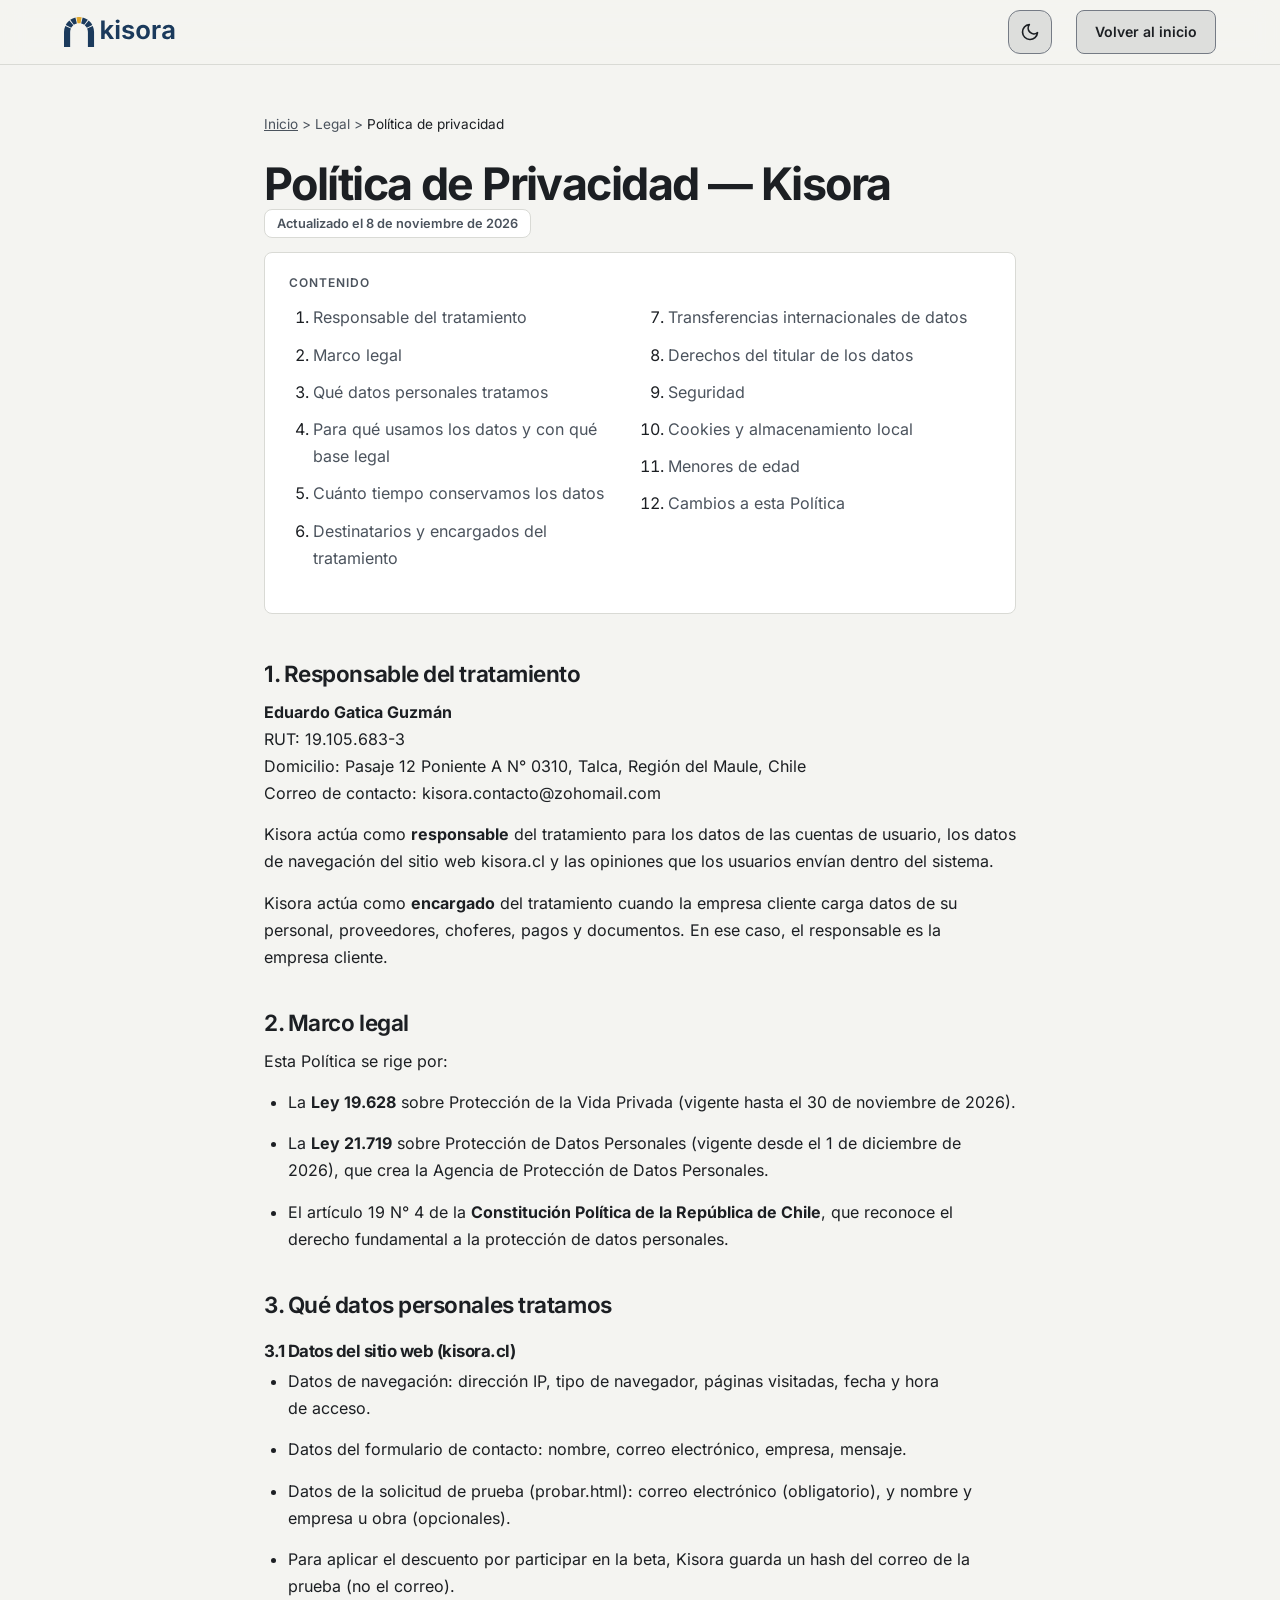
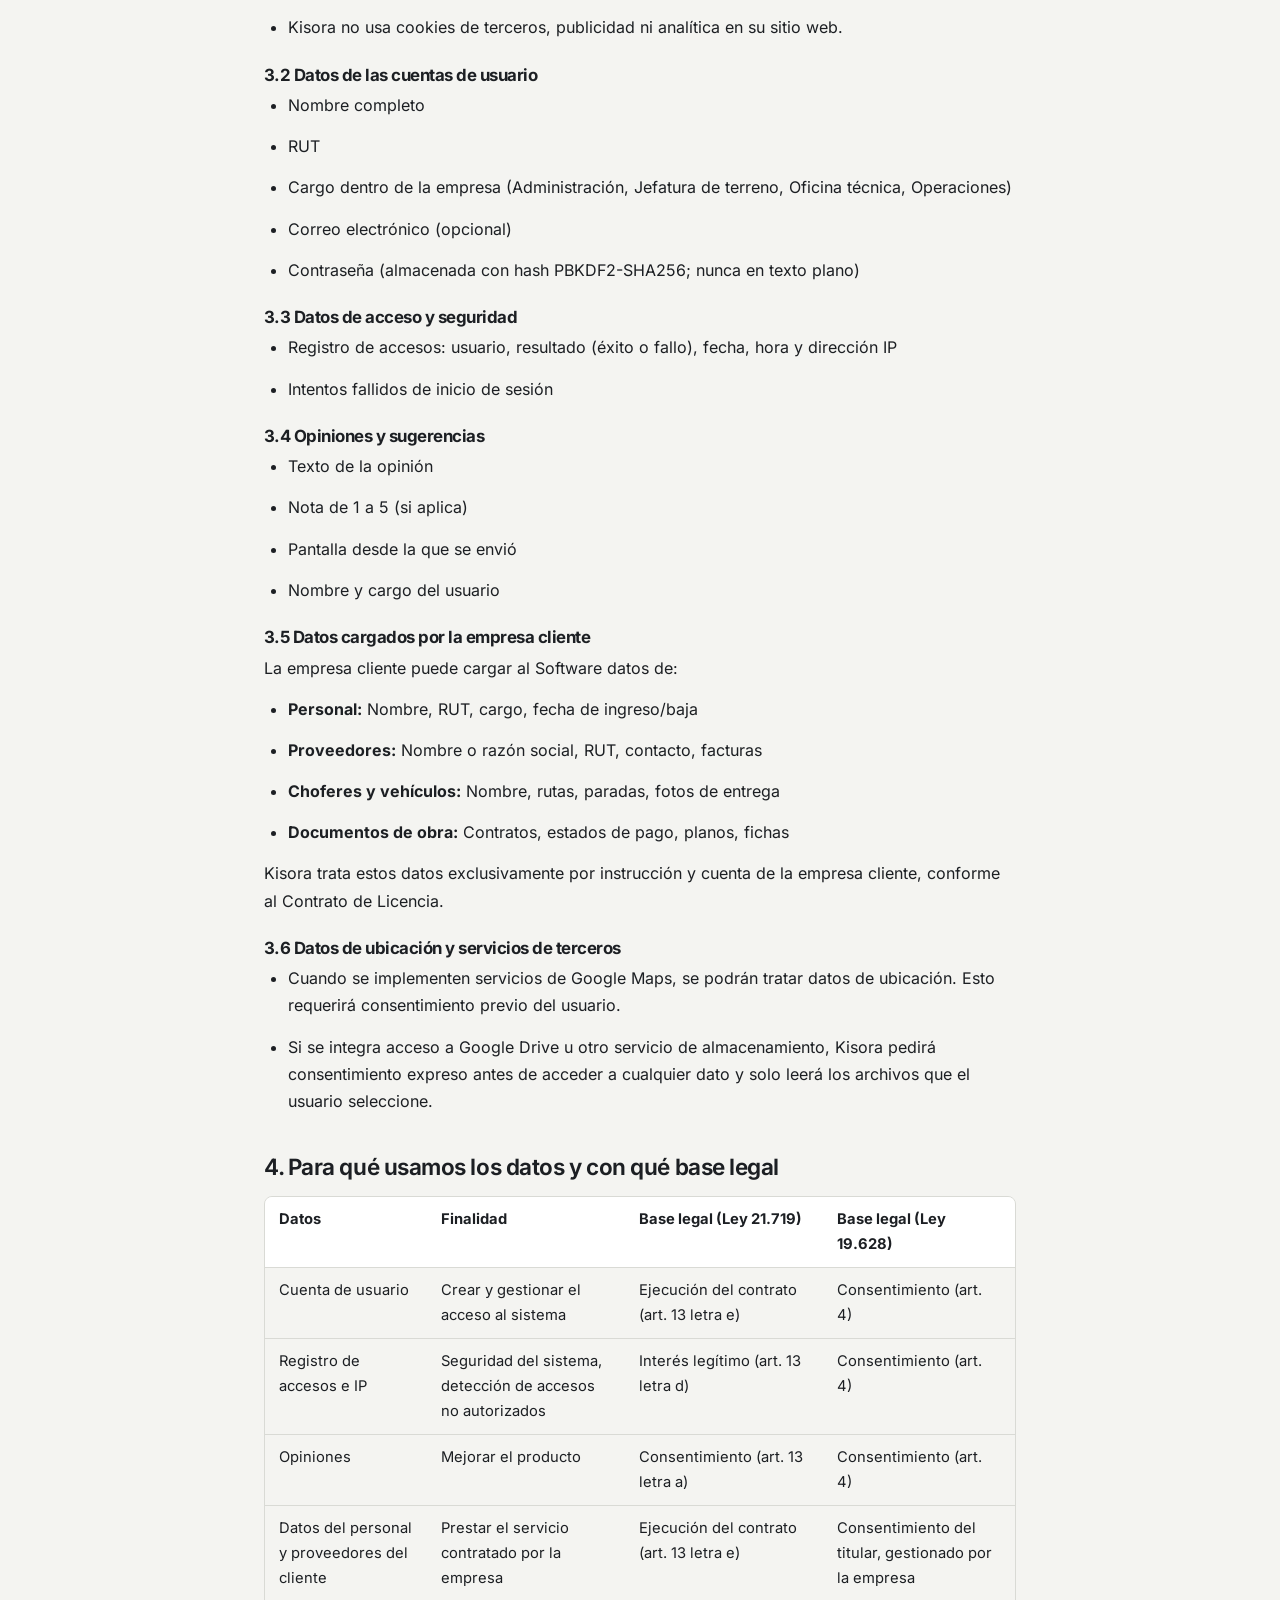
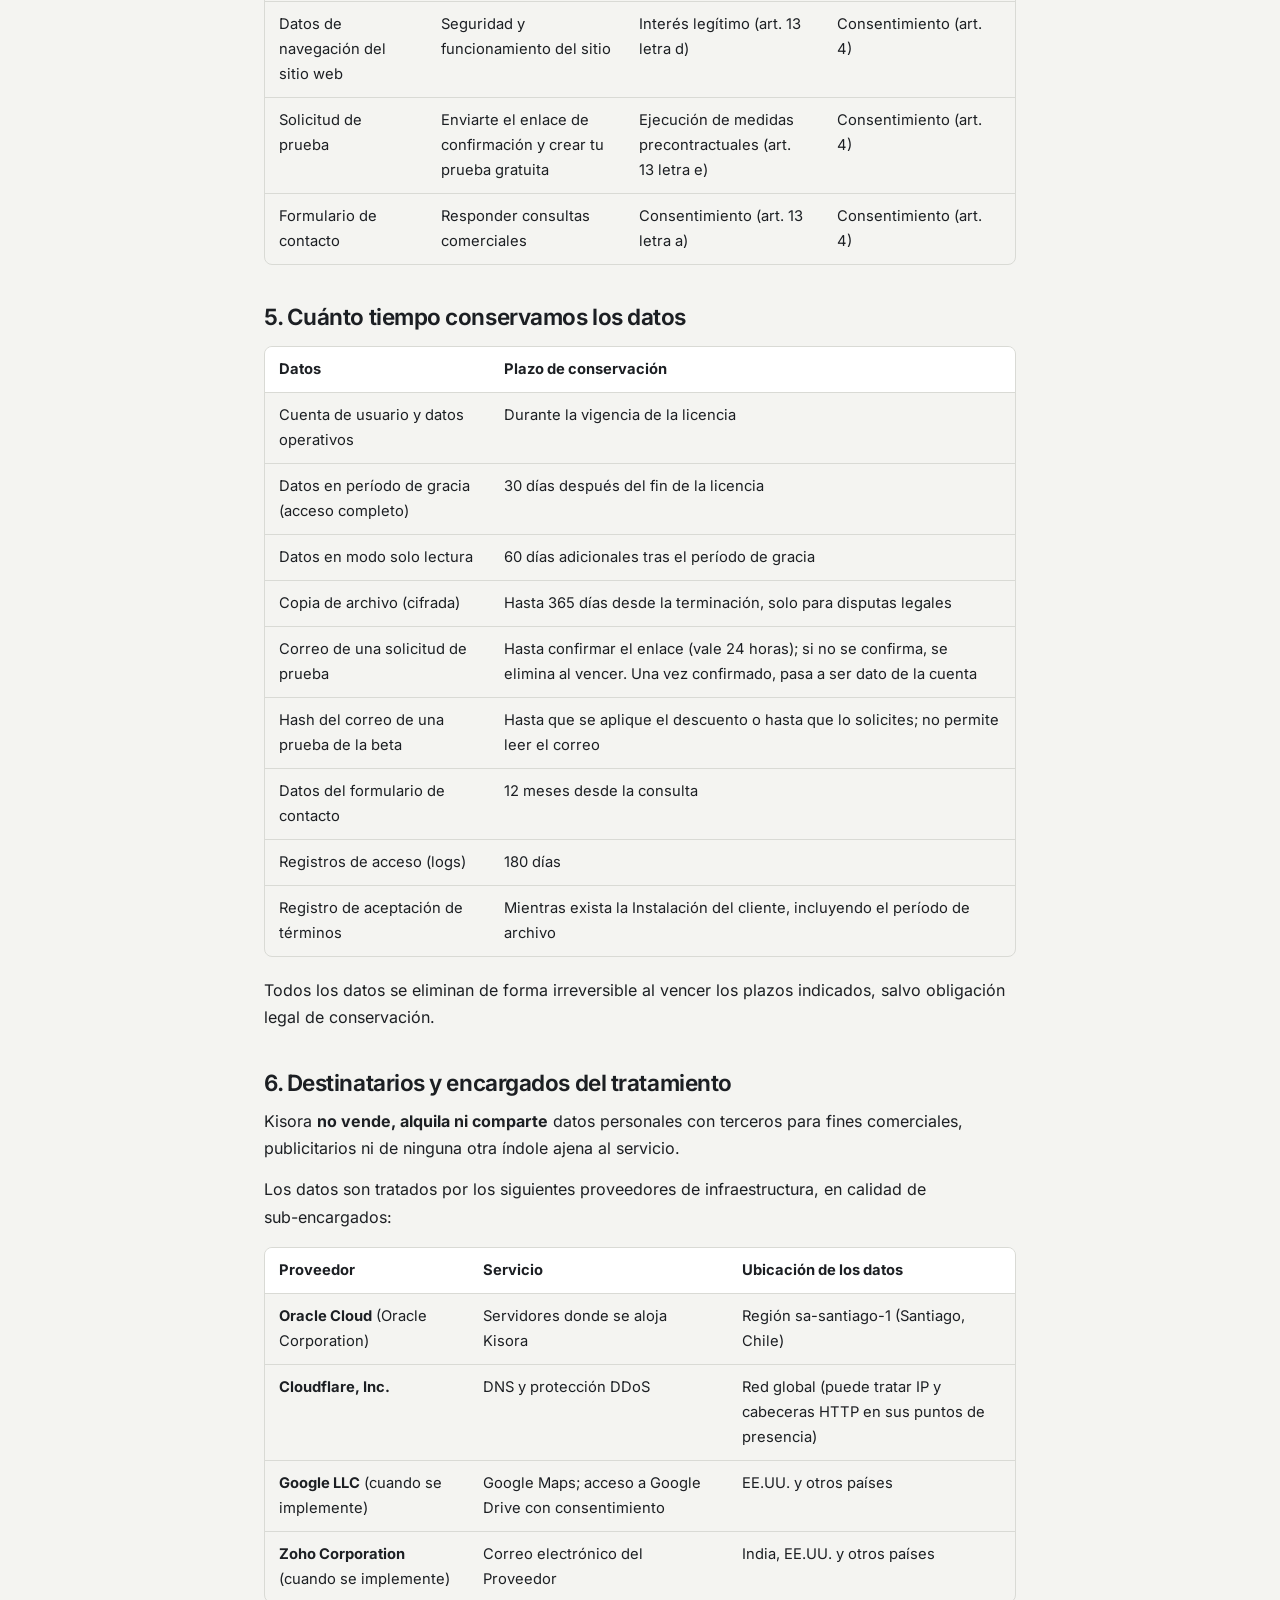
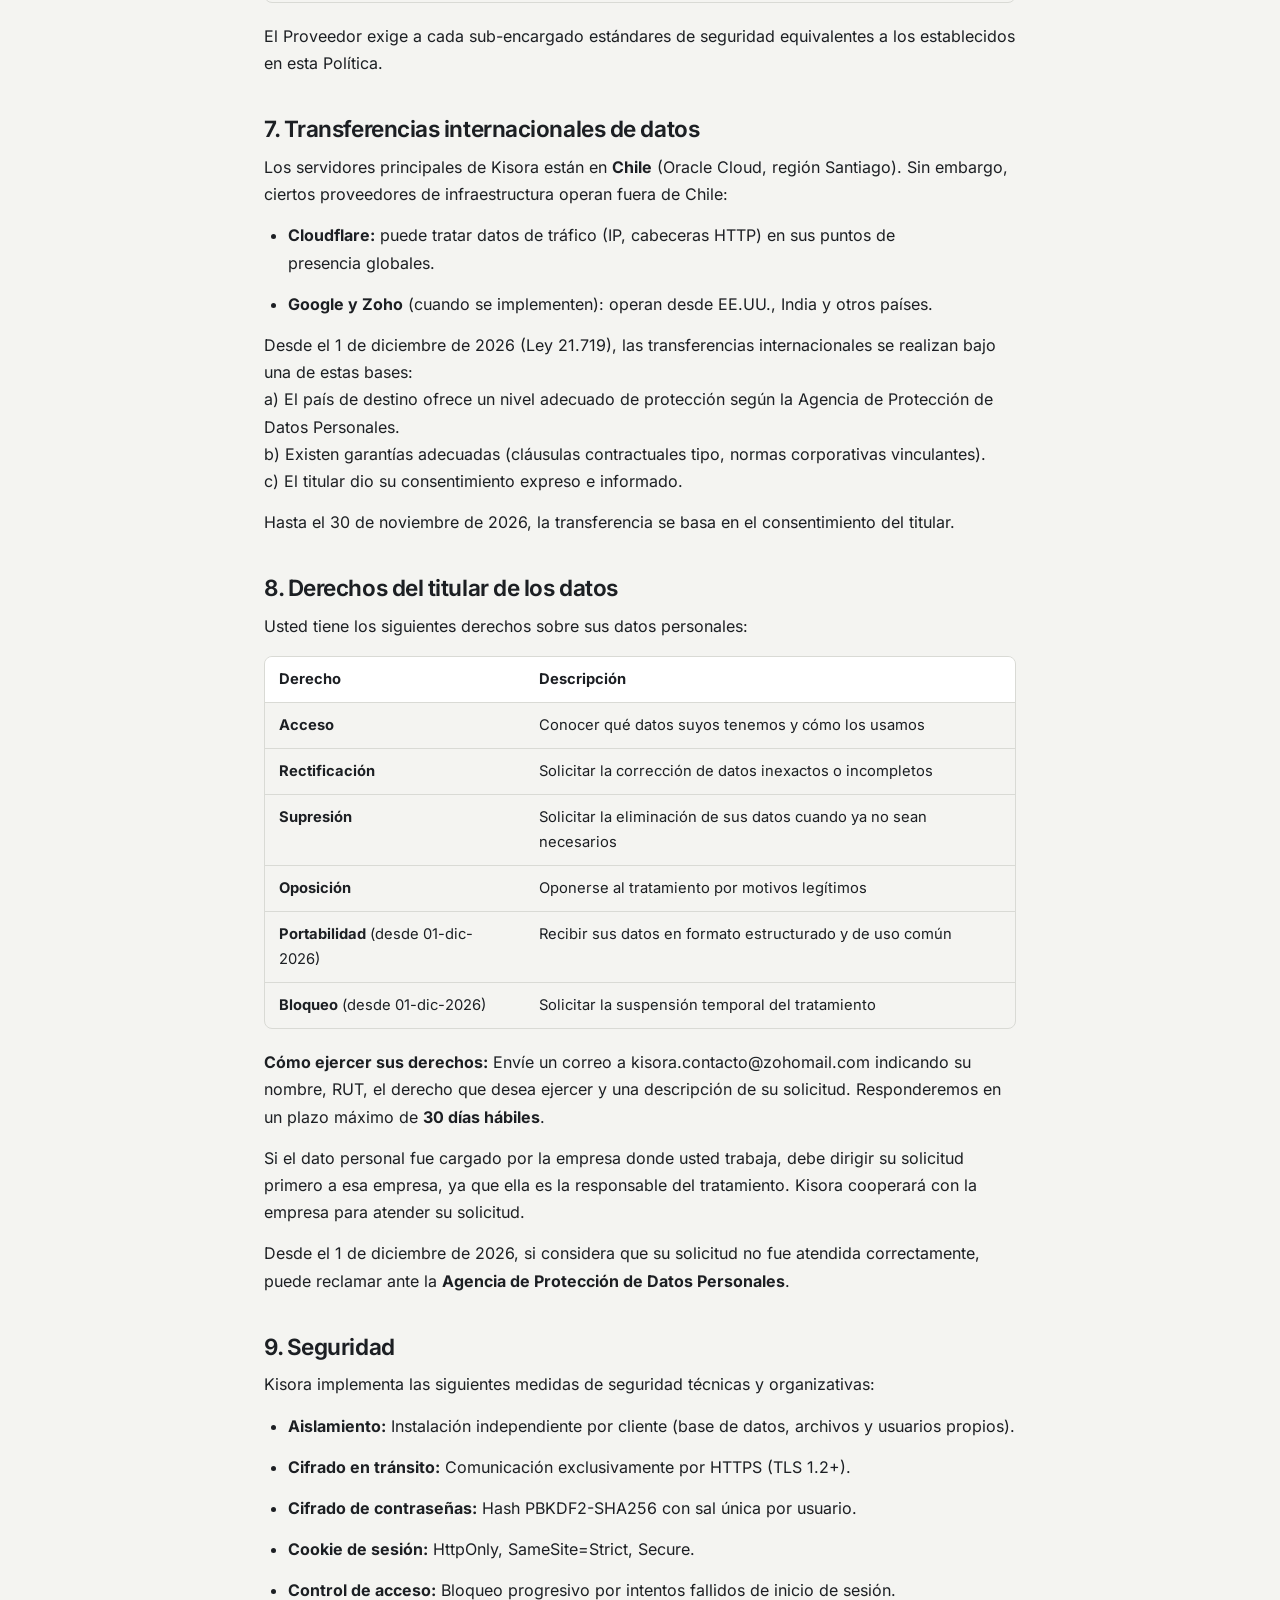
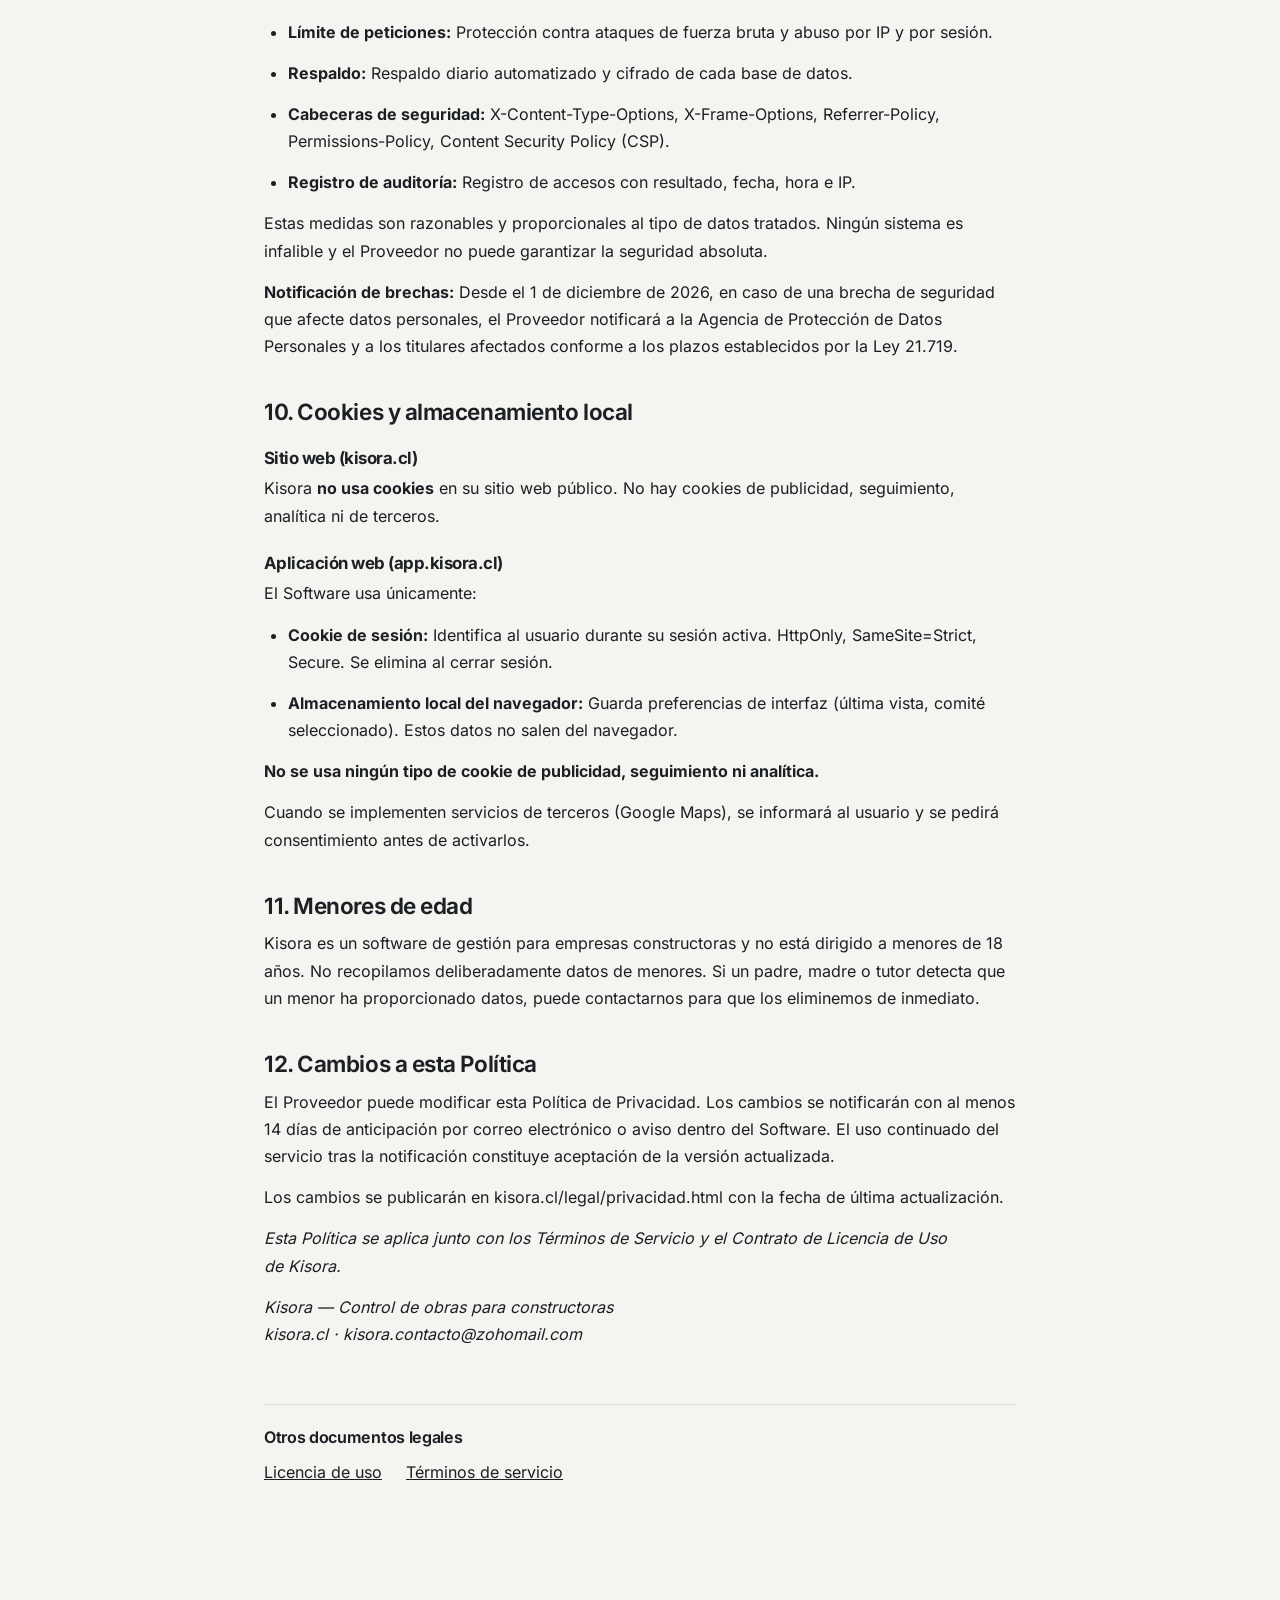
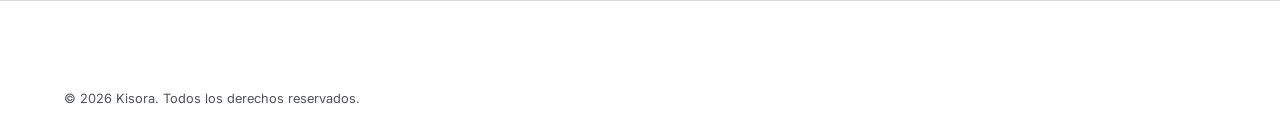
<file: legal/privacidad.html>
<!DOCTYPE html>
<html lang="es-CL" data-def="claro">
<head>
<meta charset="utf-8">
<meta name="viewport" content="width=device-width, initial-scale=1">
<title>Política de privacidad | Kisora</title>
<meta name="robots" content="noindex">
<meta http-equiv="Content-Security-Policy" content="default-src 'self'; img-src 'self' data:; connect-src 'self' https://alta.kisora.cl; object-src 'none'; base-uri 'self'; form-action 'self'">
<link rel="icon" href="/img/logo.svg" type="image/svg+xml">
<link rel="stylesheet" href="/css/landing.css">
<link rel="stylesheet" href="/css/nuevo.css">
<link rel="stylesheet" href="/css/paleta.css">
<script src="/js/tema.js"></script>
</head>
<body>
<a class="saltar" href="#contenido">Saltar al contenido</a>
<header class="mast"><div class="c"><a class="marca" href="/"><img class="solo-osc" src="/img/logo-horizontal-reverso.svg" width="112" height="30" alt="Kisora"><img class="solo-cla" src="/img/logo-horizontal.svg" width="112" height="30" alt=""></a><a class="btn s" href="/">Volver al inicio</a></div></header>
<main id="contenido"><section class="legal"><div class="c">
<nav class="crumb" aria-label="Ruta"><a href="/">Inicio</a> &gt; <span>Legal</span> &gt; <span aria-current="page">Política de privacidad</span></nav>
<h1>Política de Privacidad — Kisora</h1>
<p class="fecha">Actualizado el 8 de noviembre de 2026</p>
<nav class="indice" aria-label="Índice"><h2>Contenido</h2><ol><li><a href="#responsable-del-tratamiento">Responsable del tratamiento</a></li><li><a href="#marco-legal">Marco legal</a></li><li><a href="#que-datos-personales-tratamos">Qué datos personales tratamos</a></li><li><a href="#para-que-usamos-los-datos-y-con-que-base-legal">Para qué usamos los datos y con qué base legal</a></li><li><a href="#cuanto-tiempo-conservamos-los-datos">Cuánto tiempo conservamos los datos</a></li><li><a href="#destinatarios-y-encargados-del-tratamiento">Destinatarios y encargados del tratamiento</a></li><li><a href="#transferencias-internacionales-de-datos">Transferencias internacionales de datos</a></li><li><a href="#derechos-del-titular-de-los-datos">Derechos del titular de los datos</a></li><li><a href="#seguridad">Seguridad</a></li><li><a href="#cookies-y-almacenamiento-local">Cookies y almacenamiento local</a></li><li><a href="#menores-de-edad">Menores de edad</a></li><li><a href="#cambios-a-esta-politica">Cambios a esta Política</a></li></ol></nav>
<section id="responsable-del-tratamiento">
<h2>1. Responsable del tratamiento</h2>
<p><strong>Eduardo Gatica Guzmán</strong><br />
RUT: 19.105.683-3<br />
Domicilio: Pasaje 12 Poniente A N° 0310, Talca, Región del Maule, Chile<br />
Correo de contacto: kisora.contacto@zohomail.com</p>
<p>Kisora actúa como <strong>responsable</strong> del tratamiento para los datos de las cuentas de usuario, los datos de navegación del sitio web kisora.cl y las opiniones que los usuarios envían dentro del sistema.</p>
<p>Kisora actúa como <strong>encargado</strong> del tratamiento cuando la empresa cliente carga datos de su personal, proveedores, choferes, pagos y documentos. En ese caso, el responsable es la empresa cliente.</p>
</section>
<section id="marco-legal">
<h2>2. Marco legal</h2>
<p>Esta Política se rige por:</p>
<ul>
<li>
<p>La <strong>Ley 19.628</strong> sobre Protección de la Vida Privada (vigente hasta el 30 de noviembre de 2026).</p>
</li>
<li>
<p>La <strong>Ley 21.719</strong> sobre Protección de Datos Personales (vigente desde el 1 de diciembre de 2026), que crea la Agencia de Protección de Datos Personales.</p>
</li>
<li>
<p>El artículo 19 N° 4 de la <strong>Constitución Política de la República de Chile</strong>, que reconoce el derecho fundamental a la protección de datos personales.</p>
</li>
</ul>
</section>
<section id="que-datos-personales-tratamos">
<h2>3. Qué datos personales tratamos</h2>
<h3>3.1 Datos del sitio web (kisora.cl)</h3>
<ul>
<li>
<p>Datos de navegación: dirección IP, tipo de navegador, páginas visitadas, fecha y hora de acceso.</p>
</li>
<li>
<p>Datos del formulario de contacto: nombre, correo electrónico, empresa, mensaje.</p>
</li>
<li>
<p>Datos de la solicitud de prueba (probar.html): correo electrónico (obligatorio), y nombre y empresa u obra (opcionales).</p>
</li>
<li>
<p>Para aplicar el descuento por participar en la beta, Kisora guarda un hash del correo de la prueba (no el correo).</p>
</li>
<li>
<p>Kisora no usa cookies de terceros, publicidad ni analítica en su sitio web.</p>
</li>
</ul>
<h3>3.2 Datos de las cuentas de usuario</h3>
<ul>
<li>
<p>Nombre completo</p>
</li>
<li>
<p>RUT</p>
</li>
<li>
<p>Cargo dentro de la empresa (Administración, Jefatura de terreno, Oficina técnica, Operaciones)</p>
</li>
<li>
<p>Correo electrónico (opcional)</p>
</li>
<li>
<p>Contraseña (almacenada con hash PBKDF2-SHA256; nunca en texto plano)</p>
</li>
</ul>
<h3>3.3 Datos de acceso y seguridad</h3>
<ul>
<li>
<p>Registro de accesos: usuario, resultado (éxito o fallo), fecha, hora y dirección IP</p>
</li>
<li>
<p>Intentos fallidos de inicio de sesión</p>
</li>
</ul>
<h3>3.4 Opiniones y sugerencias</h3>
<ul>
<li>
<p>Texto de la opinión</p>
</li>
<li>
<p>Nota de 1 a 5 (si aplica)</p>
</li>
<li>
<p>Pantalla desde la que se envió</p>
</li>
<li>
<p>Nombre y cargo del usuario</p>
</li>
</ul>
<h3>3.5 Datos cargados por la empresa cliente</h3>
<p>La empresa cliente puede cargar al Software datos de:</p>
<ul>
<li>
<p><strong>Personal:</strong> Nombre, RUT, cargo, fecha de ingreso/baja</p>
</li>
<li>
<p><strong>Proveedores:</strong> Nombre o razón social, RUT, contacto, facturas</p>
</li>
<li>
<p><strong>Choferes y vehículos:</strong> Nombre, rutas, paradas, fotos de entrega</p>
</li>
<li>
<p><strong>Documentos de obra:</strong> Contratos, estados de pago, planos, fichas</p>
</li>
</ul>
<p>Kisora trata estos datos exclusivamente por instrucción y cuenta de la empresa cliente, conforme al Contrato de Licencia.</p>
<h3>3.6 Datos de ubicación y servicios de terceros</h3>
<ul>
<li>
<p>Cuando se implementen servicios de Google Maps, se podrán tratar datos de ubicación. Esto requerirá consentimiento previo del usuario.</p>
</li>
<li>
<p>Si se integra acceso a Google Drive u otro servicio de almacenamiento, Kisora pedirá consentimiento expreso antes de acceder a cualquier dato y solo leerá los archivos que el usuario seleccione.</p>
</li>
</ul>
</section>
<section id="para-que-usamos-los-datos-y-con-que-base-legal">
<h2>4. Para qué usamos los datos y con qué base legal</h2>
<div class="tabla"><table>
<thead>
<tr>
<th>Datos</th>
<th>Finalidad</th>
<th>Base legal (Ley 21.719)</th>
<th>Base legal (Ley 19.628)</th>
</tr>
</thead>
<tbody>
<tr>
<td>Cuenta de usuario</td>
<td>Crear y gestionar el acceso al sistema</td>
<td>Ejecución del contrato (art. 13 letra e)</td>
<td>Consentimiento (art. 4)</td>
</tr>
<tr>
<td>Registro de accesos e IP</td>
<td>Seguridad del sistema, detección de accesos no autorizados</td>
<td>Interés legítimo (art. 13 letra d)</td>
<td>Consentimiento (art. 4)</td>
</tr>
<tr>
<td>Opiniones</td>
<td>Mejorar el producto</td>
<td>Consentimiento (art. 13 letra a)</td>
<td>Consentimiento (art. 4)</td>
</tr>
<tr>
<td>Datos del personal y proveedores del cliente</td>
<td>Prestar el servicio contratado por la empresa</td>
<td>Ejecución del contrato (art. 13 letra e)</td>
<td>Consentimiento del titular, gestionado por la empresa</td>
</tr>
<tr>
<td>Datos de navegación del sitio web</td>
<td>Seguridad y funcionamiento del sitio</td>
<td>Interés legítimo (art. 13 letra d)</td>
<td>Consentimiento (art. 4)</td>
</tr>
<tr>
<td>Solicitud de prueba</td>
<td>Enviarte el enlace de confirmación y crear tu prueba gratuita</td>
<td>Ejecución de medidas precontractuales (art. 13 letra e)</td>
<td>Consentimiento (art. 4)</td>
</tr>
<tr>
<td>Formulario de contacto</td>
<td>Responder consultas comerciales</td>
<td>Consentimiento (art. 13 letra a)</td>
<td>Consentimiento (art. 4)</td>
</tr>
</tbody>
</table></div>
</section>
<section id="cuanto-tiempo-conservamos-los-datos">
<h2>5. Cuánto tiempo conservamos los datos</h2>
<div class="tabla"><table>
<thead>
<tr>
<th>Datos</th>
<th>Plazo de conservación</th>
</tr>
</thead>
<tbody>
<tr>
<td>Cuenta de usuario y datos operativos</td>
<td>Durante la vigencia de la licencia</td>
</tr>
<tr>
<td>Datos en período de gracia (acceso completo)</td>
<td>30 días después del fin de la licencia</td>
</tr>
<tr>
<td>Datos en modo solo lectura</td>
<td>60 días adicionales tras el período de gracia</td>
</tr>
<tr>
<td>Copia de archivo (cifrada)</td>
<td>Hasta 365 días desde la terminación, solo para disputas legales</td>
</tr>
<tr>
<td>Correo de una solicitud de prueba</td>
<td>Hasta confirmar el enlace (vale 24 horas); si no se confirma, se elimina al vencer. Una vez confirmado, pasa a ser dato de la cuenta</td>
</tr>
<tr>
<td>Hash del correo de una prueba de la beta</td>
<td>Hasta que se aplique el descuento o hasta que lo solicites; no permite leer el correo</td>
</tr>
<tr>
<td>Datos del formulario de contacto</td>
<td>12 meses desde la consulta</td>
</tr>
<tr>
<td>Registros de acceso (logs)</td>
<td>180 días</td>
</tr>
<tr>
<td>Registro de aceptación de términos</td>
<td>Mientras exista la Instalación del cliente, incluyendo el período de archivo</td>
</tr>
</tbody>
</table></div>
<p>Todos los datos se eliminan de forma irreversible al vencer los plazos indicados, salvo obligación legal de conservación.</p>
</section>
<section id="destinatarios-y-encargados-del-tratamiento">
<h2>6. Destinatarios y encargados del tratamiento</h2>
<p>Kisora <strong>no vende, alquila ni comparte</strong> datos personales con terceros para fines comerciales, publicitarios ni de ninguna otra índole ajena al servicio.</p>
<p>Los datos son tratados por los siguientes proveedores de infraestructura, en calidad de sub-encargados:</p>
<div class="tabla"><table>
<thead>
<tr>
<th>Proveedor</th>
<th>Servicio</th>
<th>Ubicación de los datos</th>
</tr>
</thead>
<tbody>
<tr>
<td><strong>Oracle Cloud</strong> (Oracle Corporation)</td>
<td>Servidores donde se aloja Kisora</td>
<td>Región sa-santiago-1 (Santiago, Chile)</td>
</tr>
<tr>
<td><strong>Cloudflare, Inc.</strong></td>
<td>DNS y protección DDoS</td>
<td>Red global (puede tratar IP y cabeceras HTTP en sus puntos de presencia)</td>
</tr>
<tr>
<td><strong>Google LLC</strong> (cuando se implemente)</td>
<td>Google Maps; acceso a Google Drive con consentimiento</td>
<td>EE.UU. y otros países</td>
</tr>
<tr>
<td><strong>Zoho Corporation</strong> (cuando se implemente)</td>
<td>Correo electrónico del Proveedor</td>
<td>India, EE.UU. y otros países</td>
</tr>
</tbody>
</table></div>
<p>El Proveedor exige a cada sub-encargado estándares de seguridad equivalentes a los establecidos en esta Política.</p>
</section>
<section id="transferencias-internacionales-de-datos">
<h2>7. Transferencias internacionales de datos</h2>
<p>Los servidores principales de Kisora están en <strong>Chile</strong> (Oracle Cloud, región Santiago). Sin embargo, ciertos proveedores de infraestructura operan fuera de Chile:</p>
<ul>
<li>
<p><strong>Cloudflare:</strong> puede tratar datos de tráfico (IP, cabeceras HTTP) en sus puntos de presencia globales.</p>
</li>
<li>
<p><strong>Google y Zoho</strong> (cuando se implementen): operan desde EE.UU., India y otros países.</p>
</li>
</ul>
<p>Desde el 1 de diciembre de 2026 (Ley 21.719), las transferencias internacionales se realizan bajo una de estas bases:<br />
a) El país de destino ofrece un nivel adecuado de protección según la Agencia de Protección de Datos Personales.<br />
b) Existen garantías adecuadas (cláusulas contractuales tipo, normas corporativas vinculantes).<br />
c) El titular dio su consentimiento expreso e informado.</p>
<p>Hasta el 30 de noviembre de 2026, la transferencia se basa en el consentimiento del titular.</p>
</section>
<section id="derechos-del-titular-de-los-datos">
<h2>8. Derechos del titular de los datos</h2>
<p>Usted tiene los siguientes derechos sobre sus datos personales:</p>
<div class="tabla"><table>
<thead>
<tr>
<th>Derecho</th>
<th>Descripción</th>
</tr>
</thead>
<tbody>
<tr>
<td><strong>Acceso</strong></td>
<td>Conocer qué datos suyos tenemos y cómo los usamos</td>
</tr>
<tr>
<td><strong>Rectificación</strong></td>
<td>Solicitar la corrección de datos inexactos o incompletos</td>
</tr>
<tr>
<td><strong>Supresión</strong></td>
<td>Solicitar la eliminación de sus datos cuando ya no sean necesarios</td>
</tr>
<tr>
<td><strong>Oposición</strong></td>
<td>Oponerse al tratamiento por motivos legítimos</td>
</tr>
<tr>
<td><strong>Portabilidad</strong> (desde 01-dic-2026)</td>
<td>Recibir sus datos en formato estructurado y de uso común</td>
</tr>
<tr>
<td><strong>Bloqueo</strong> (desde 01-dic-2026)</td>
<td>Solicitar la suspensión temporal del tratamiento</td>
</tr>
</tbody>
</table></div>
<p><strong>Cómo ejercer sus derechos:</strong> Envíe un correo a kisora.contacto@zohomail.com indicando su nombre, RUT, el derecho que desea ejercer y una descripción de su solicitud. Responderemos en un plazo máximo de <strong>30 días hábiles</strong>.</p>
<p>Si el dato personal fue cargado por la empresa donde usted trabaja, debe dirigir su solicitud primero a esa empresa, ya que ella es la responsable del tratamiento. Kisora cooperará con la empresa para atender su solicitud.</p>
<p>Desde el 1 de diciembre de 2026, si considera que su solicitud no fue atendida correctamente, puede reclamar ante la <strong>Agencia de Protección de Datos Personales</strong>.</p>
</section>
<section id="seguridad">
<h2>9. Seguridad</h2>
<p>Kisora implementa las siguientes medidas de seguridad técnicas y organizativas:</p>
<ul>
<li>
<p><strong>Aislamiento:</strong> Instalación independiente por cliente (base de datos, archivos y usuarios propios).</p>
</li>
<li>
<p><strong>Cifrado en tránsito:</strong> Comunicación exclusivamente por HTTPS (TLS 1.2+).</p>
</li>
<li>
<p><strong>Cifrado de contraseñas:</strong> Hash PBKDF2-SHA256 con sal única por usuario.</p>
</li>
<li>
<p><strong>Cookie de sesión:</strong> HttpOnly, SameSite=Strict, Secure.</p>
</li>
<li>
<p><strong>Control de acceso:</strong> Bloqueo progresivo por intentos fallidos de inicio de sesión.</p>
</li>
<li>
<p><strong>Límite de peticiones:</strong> Protección contra ataques de fuerza bruta y abuso por IP y por sesión.</p>
</li>
<li>
<p><strong>Respaldo:</strong> Respaldo diario automatizado y cifrado de cada base de datos.</p>
</li>
<li>
<p><strong>Cabeceras de seguridad:</strong> X-Content-Type-Options, X-Frame-Options, Referrer-Policy, Permissions-Policy, Content Security Policy (CSP).</p>
</li>
<li>
<p><strong>Registro de auditoría:</strong> Registro de accesos con resultado, fecha, hora e IP.</p>
</li>
</ul>
<p>Estas medidas son razonables y proporcionales al tipo de datos tratados. Ningún sistema es infalible y el Proveedor no puede garantizar la seguridad absoluta.</p>
<p><strong>Notificación de brechas:</strong> Desde el 1 de diciembre de 2026, en caso de una brecha de seguridad que afecte datos personales, el Proveedor notificará a la Agencia de Protección de Datos Personales y a los titulares afectados conforme a los plazos establecidos por la Ley 21.719.</p>
</section>
<section id="cookies-y-almacenamiento-local">
<h2>10. Cookies y almacenamiento local</h2>
<h3>Sitio web (kisora.cl)</h3>
<p>Kisora <strong>no usa cookies</strong> en su sitio web público. No hay cookies de publicidad, seguimiento, analítica ni de terceros.</p>
<h3>Aplicación web (app.kisora.cl)</h3>
<p>El Software usa únicamente:</p>
<ul>
<li>
<p><strong>Cookie de sesión:</strong> Identifica al usuario durante su sesión activa. HttpOnly, SameSite=Strict, Secure. Se elimina al cerrar sesión.</p>
</li>
<li>
<p><strong>Almacenamiento local del navegador:</strong> Guarda preferencias de interfaz (última vista, comité seleccionado). Estos datos no salen del navegador.</p>
</li>
</ul>
<p><strong>No se usa ningún tipo de cookie de publicidad, seguimiento ni analítica.</strong></p>
<p>Cuando se implementen servicios de terceros (Google Maps), se informará al usuario y se pedirá consentimiento antes de activarlos.</p>
</section>
<section id="menores-de-edad">
<h2>11. Menores de edad</h2>
<p>Kisora es un software de gestión para empresas constructoras y no está dirigido a menores de 18 años. No recopilamos deliberadamente datos de menores. Si un padre, madre o tutor detecta que un menor ha proporcionado datos, puede contactarnos para que los eliminemos de inmediato.</p>
</section>
<section id="cambios-a-esta-politica">
<h2>12. Cambios a esta Política</h2>
<p>El Proveedor puede modificar esta Política de Privacidad. Los cambios se notificarán con al menos 14 días de anticipación por correo electrónico o aviso dentro del Software. El uso continuado del servicio tras la notificación constituye aceptación de la versión actualizada.</p>
<p>Los cambios se publicarán en kisora.cl/legal/privacidad.html con la fecha de última actualización.</p>
<p><em>Esta Política se aplica junto con los Términos de Servicio y el Contrato de Licencia de Uso de Kisora.</em></p>
<p><em>Kisora — Control de obras para constructoras</em><br />
<em>kisora.cl · kisora.contacto@zohomail.com</em></p></section>

<nav class="cruce" aria-label="Otros documentos legales"><h2>Otros documentos legales</h2><ul><li><a href="/legal/licencia.html">Licencia de uso</a></li><li><a href="/legal/terminos.html">Términos de servicio</a></li></ul></nav>
</div></section></main>
<footer class="pie"><div class="c"><p class="copy">© 2026 Kisora. Todos los derechos reservados.</p></div></footer>
</body>
</html>
</file>
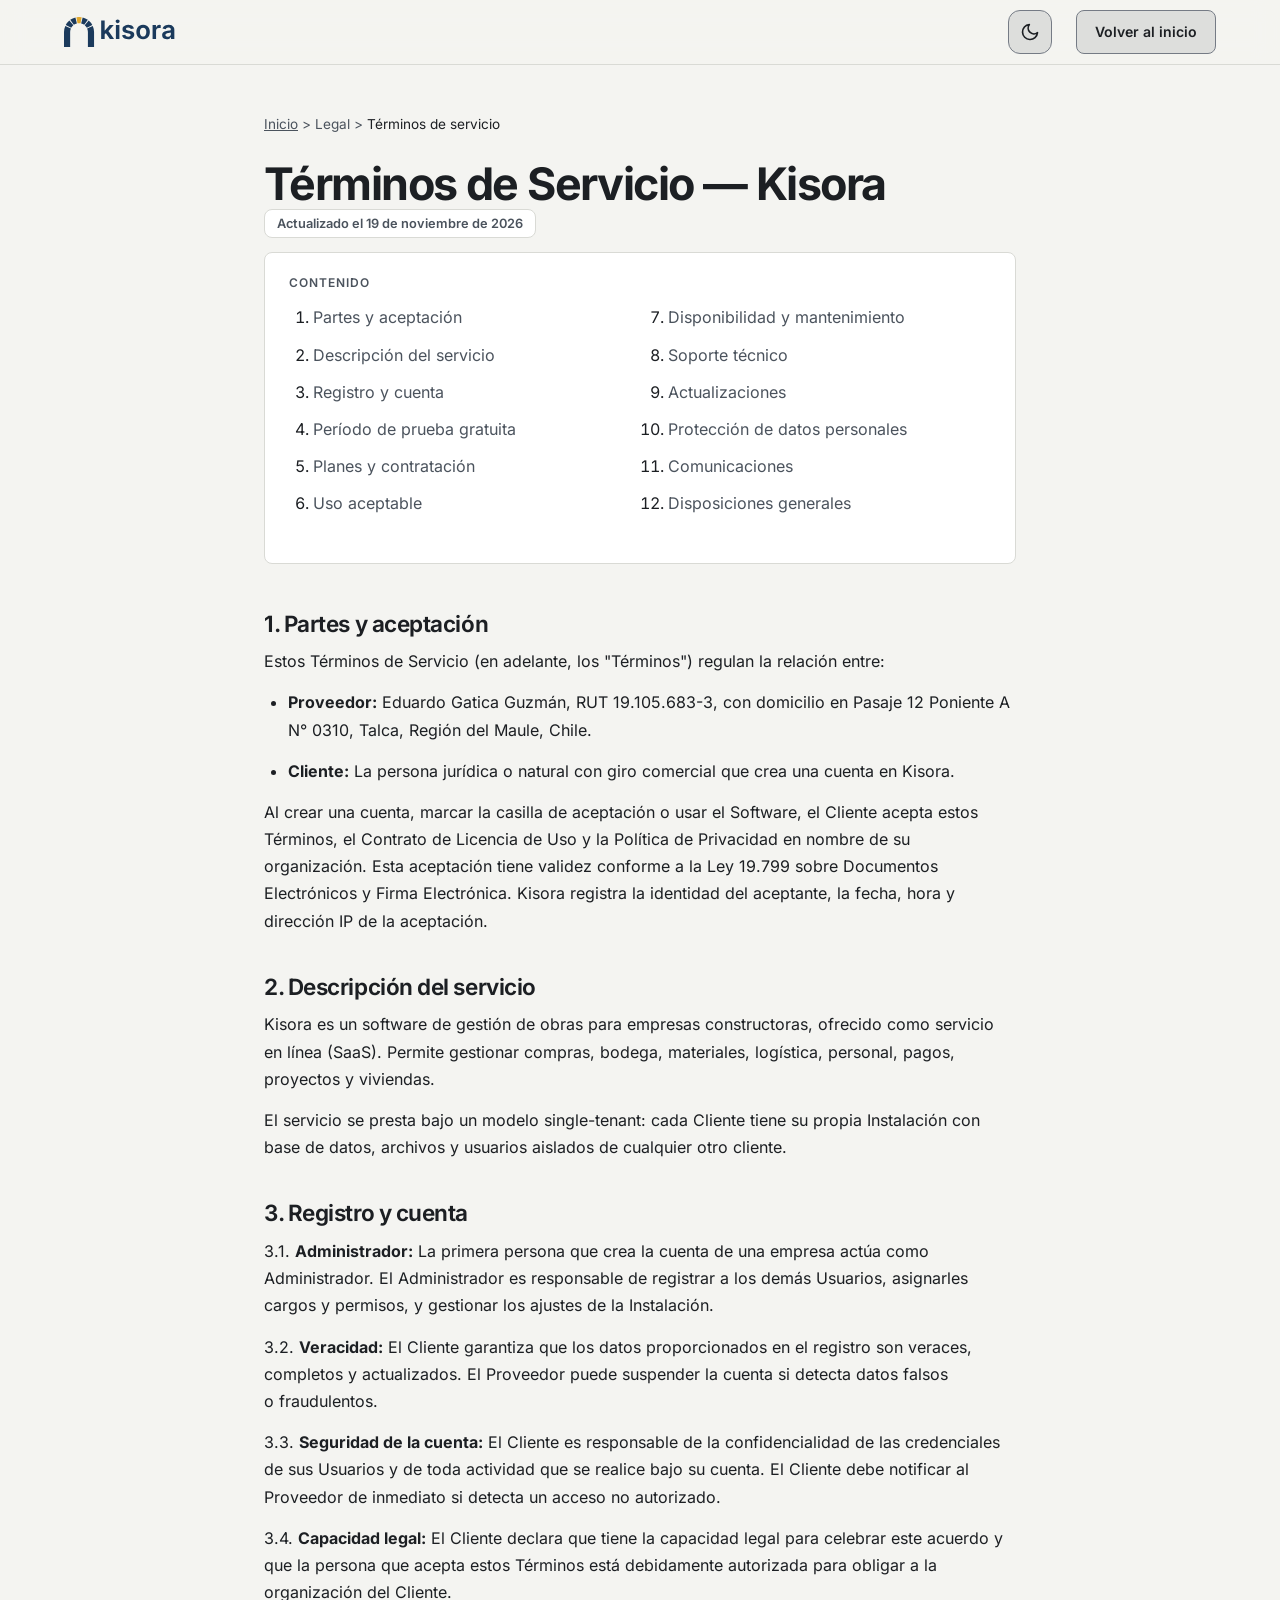
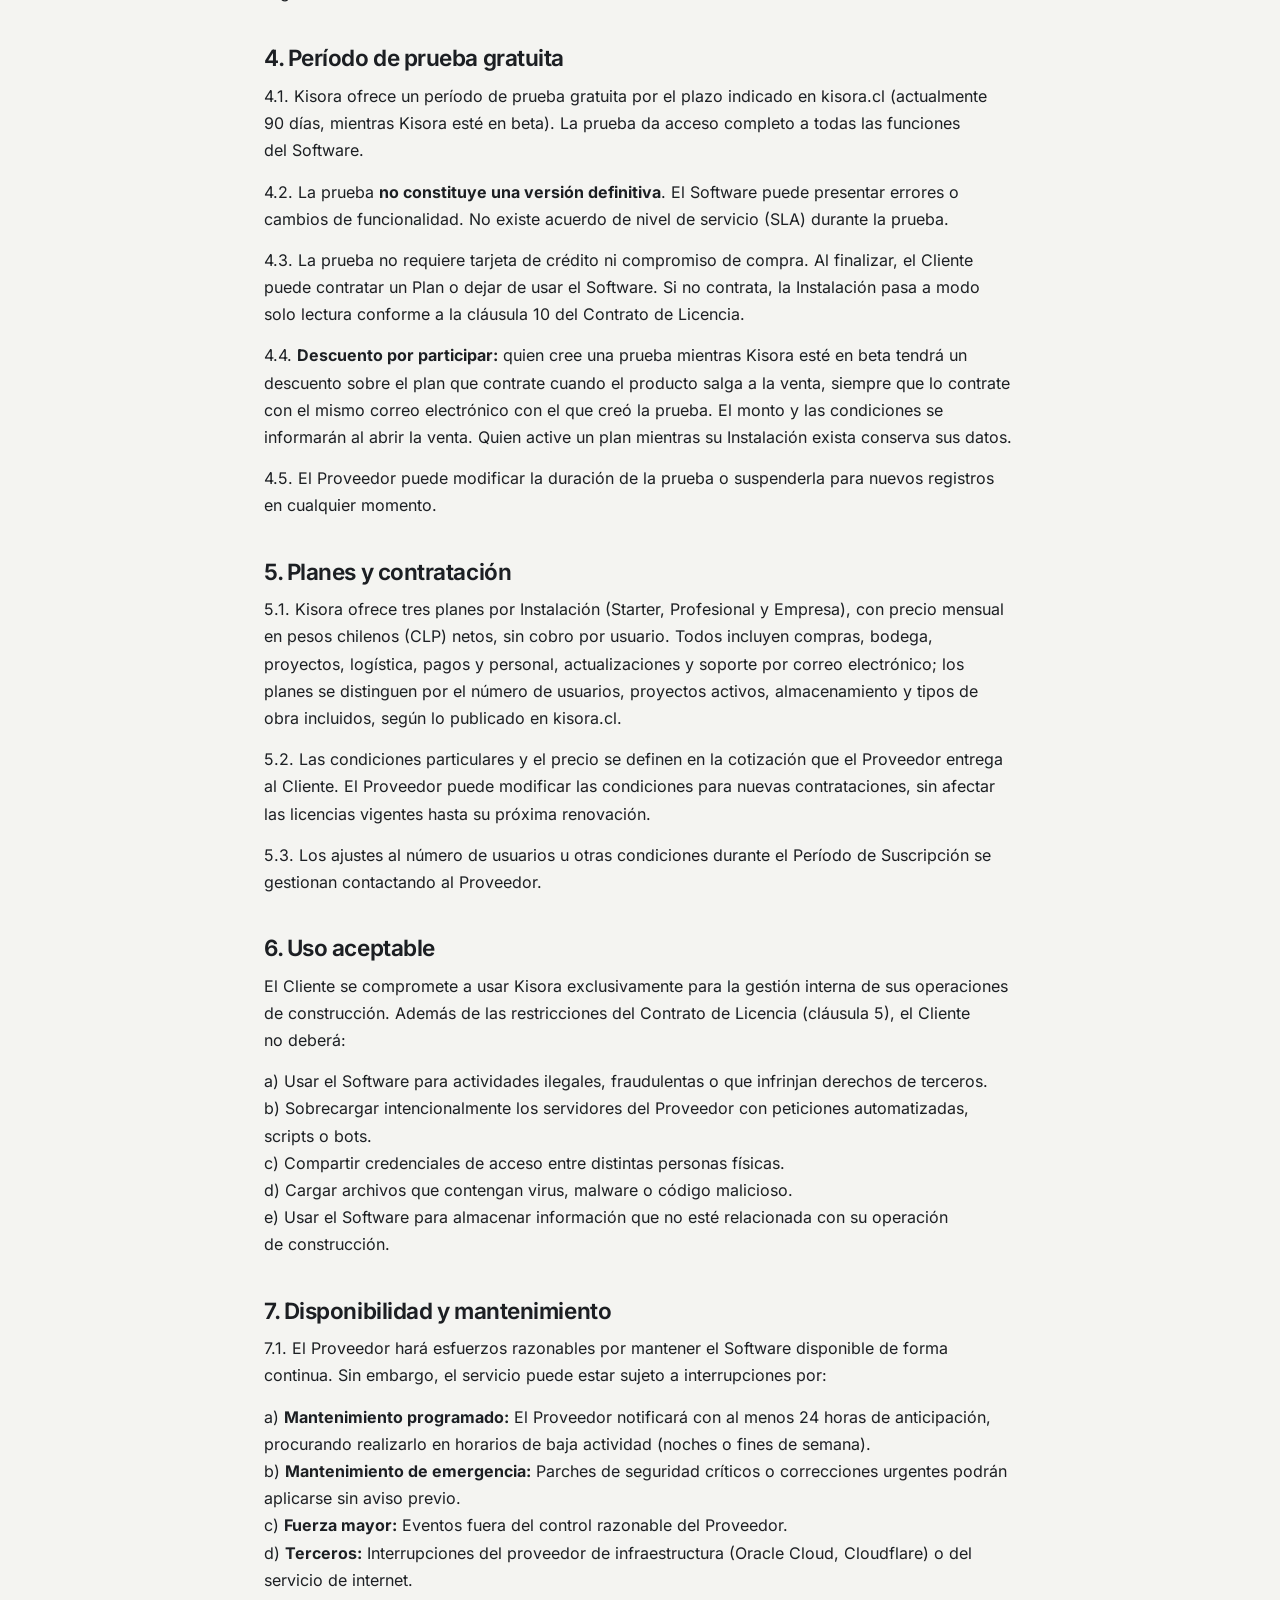
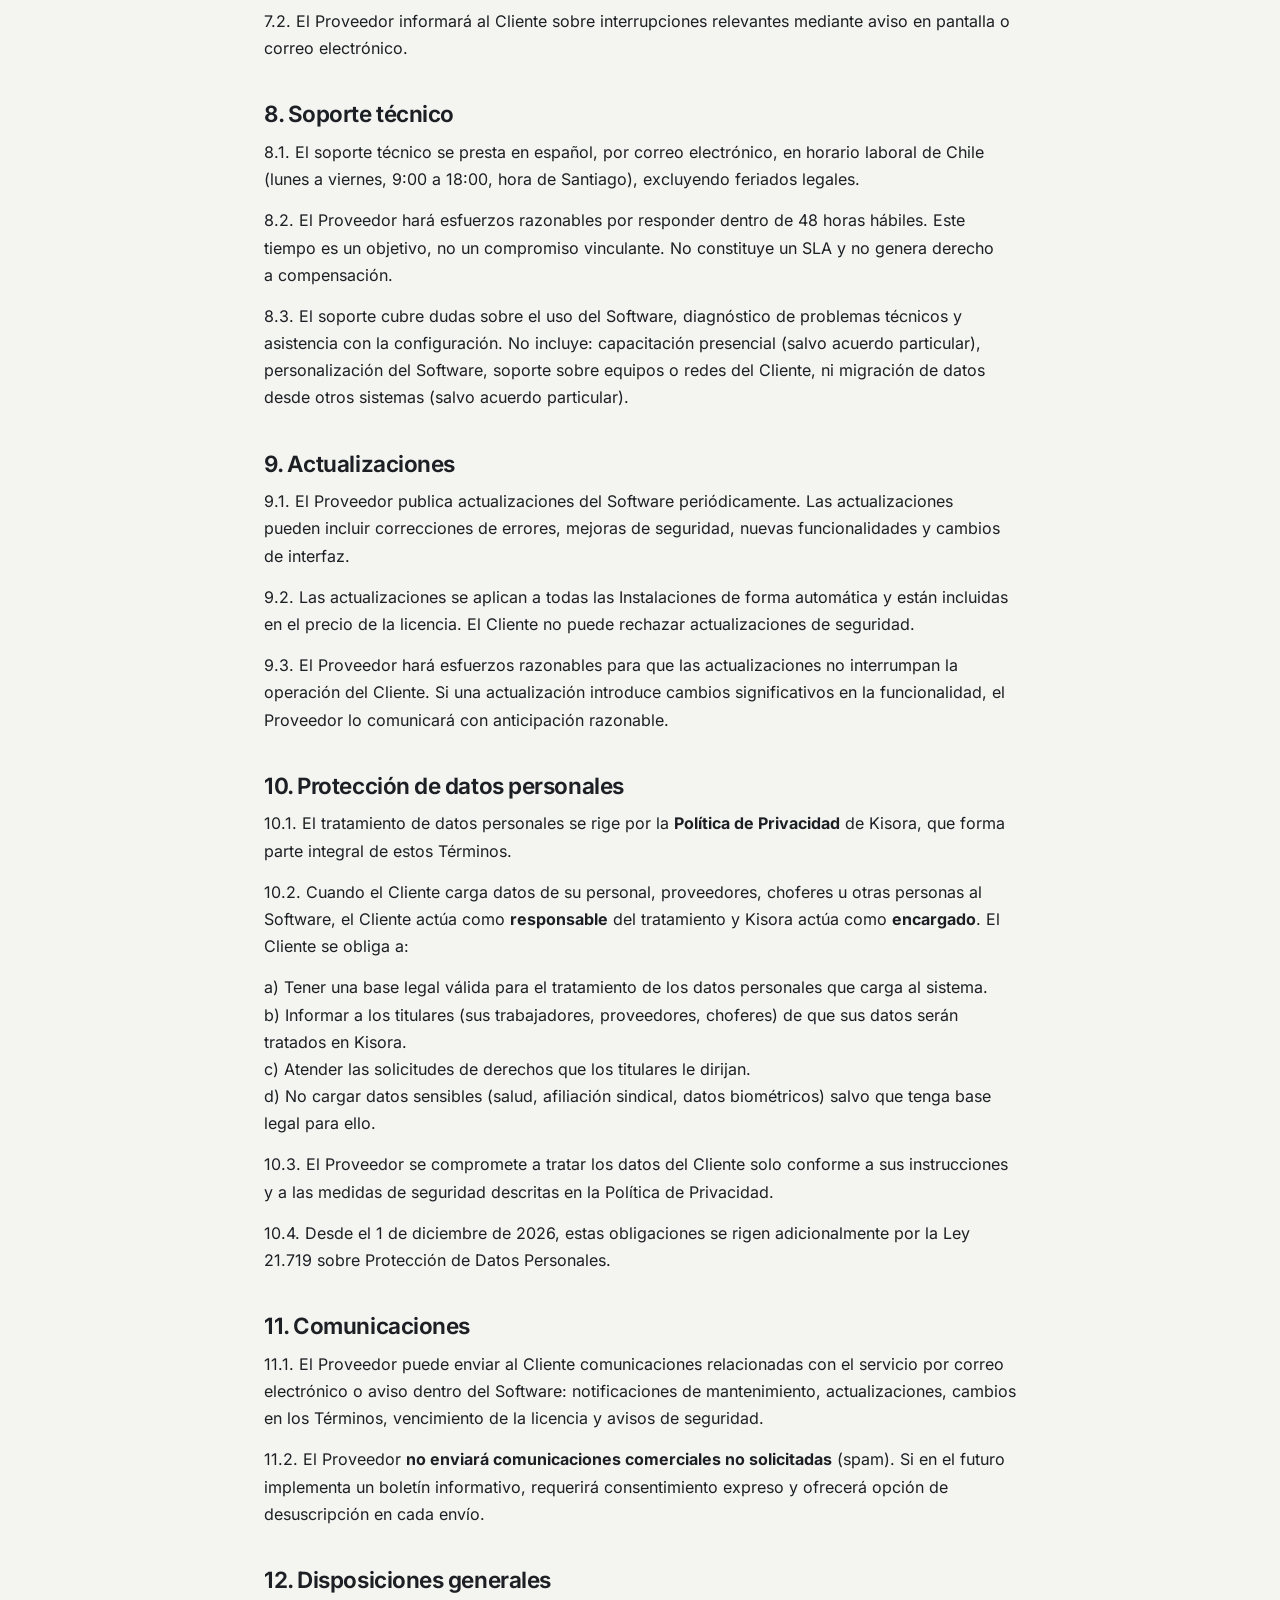
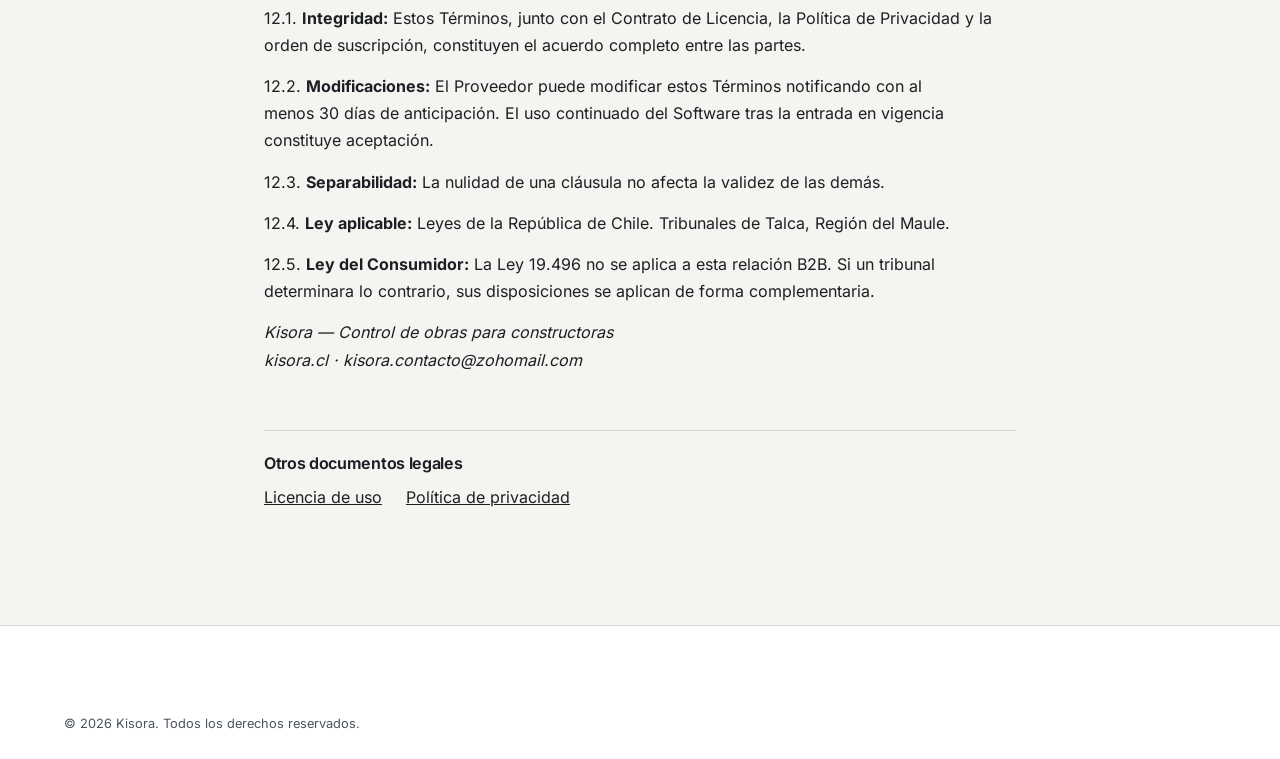
<file: legal/terminos.html>
<!DOCTYPE html>
<html lang="es-CL" data-def="claro">
<head>
<meta charset="utf-8">
<meta name="viewport" content="width=device-width, initial-scale=1">
<title>Términos de servicio | Kisora</title>
<meta name="robots" content="noindex">
<meta http-equiv="Content-Security-Policy" content="default-src 'self'; img-src 'self' data:; connect-src 'self' https://alta.kisora.cl; object-src 'none'; base-uri 'self'; form-action 'self'">
<link rel="icon" href="/img/logo.svg" type="image/svg+xml">
<link rel="stylesheet" href="/css/landing.css">
<link rel="stylesheet" href="/css/nuevo.css">
<link rel="stylesheet" href="/css/paleta.css">
<script src="/js/tema.js"></script>
</head>
<body>
<a class="saltar" href="#contenido">Saltar al contenido</a>
<header class="mast"><div class="c"><a class="marca" href="/"><img class="solo-osc" src="/img/logo-horizontal-reverso.svg" width="112" height="30" alt="Kisora"><img class="solo-cla" src="/img/logo-horizontal.svg" width="112" height="30" alt=""></a><a class="btn s" href="/">Volver al inicio</a></div></header>
<main id="contenido"><section class="legal"><div class="c">
<nav class="crumb" aria-label="Ruta"><a href="/">Inicio</a> &gt; <span>Legal</span> &gt; <span aria-current="page">Términos de servicio</span></nav>
<h1>Términos de Servicio — Kisora</h1>
<p class="fecha">Actualizado el 19 de noviembre de 2026</p>
<nav class="indice" aria-label="Índice"><h2>Contenido</h2><ol><li><a href="#partes-y-aceptacion">Partes y aceptación</a></li><li><a href="#descripcion-del-servicio">Descripción del servicio</a></li><li><a href="#registro-y-cuenta">Registro y cuenta</a></li><li><a href="#periodo-de-prueba-gratuita">Período de prueba gratuita</a></li><li><a href="#planes-y-contratacion">Planes y contratación</a></li><li><a href="#uso-aceptable">Uso aceptable</a></li><li><a href="#disponibilidad-y-mantenimiento">Disponibilidad y mantenimiento</a></li><li><a href="#soporte-tecnico">Soporte técnico</a></li><li><a href="#actualizaciones">Actualizaciones</a></li><li><a href="#proteccion-de-datos-personales">Protección de datos personales</a></li><li><a href="#comunicaciones">Comunicaciones</a></li><li><a href="#disposiciones-generales">Disposiciones generales</a></li></ol></nav>
<section id="partes-y-aceptacion">
<h2>1. Partes y aceptación</h2>
<p>Estos Términos de Servicio (en adelante, los "Términos") regulan la relación entre:</p>
<ul>
<li>
<p><strong>Proveedor:</strong> Eduardo Gatica Guzmán, RUT 19.105.683-3, con domicilio en Pasaje 12 Poniente A N° 0310, Talca, Región del Maule, Chile.</p>
</li>
<li>
<p><strong>Cliente:</strong> La persona jurídica o natural con giro comercial que crea una cuenta en Kisora.</p>
</li>
</ul>
<p>Al crear una cuenta, marcar la casilla de aceptación o usar el Software, el Cliente acepta estos Términos, el Contrato de Licencia de Uso y la Política de Privacidad en nombre de su organización. Esta aceptación tiene validez conforme a la Ley 19.799 sobre Documentos Electrónicos y Firma Electrónica. Kisora registra la identidad del aceptante, la fecha, hora y dirección IP de la aceptación.</p>
</section>
<section id="descripcion-del-servicio">
<h2>2. Descripción del servicio</h2>
<p>Kisora es un software de gestión de obras para empresas constructoras, ofrecido como servicio en línea (SaaS). Permite gestionar compras, bodega, materiales, logística, personal, pagos, proyectos y viviendas.</p>
<p>El servicio se presta bajo un modelo single-tenant: cada Cliente tiene su propia Instalación con base de datos, archivos y usuarios aislados de cualquier otro cliente.</p>
</section>
<section id="registro-y-cuenta">
<h2>3. Registro y cuenta</h2>
<p>3.1. <strong>Administrador:</strong> La primera persona que crea la cuenta de una empresa actúa como Administrador. El Administrador es responsable de registrar a los demás Usuarios, asignarles cargos y permisos, y gestionar los ajustes de la Instalación.</p>
<p>3.2. <strong>Veracidad:</strong> El Cliente garantiza que los datos proporcionados en el registro son veraces, completos y actualizados. El Proveedor puede suspender la cuenta si detecta datos falsos o fraudulentos.</p>
<p>3.3. <strong>Seguridad de la cuenta:</strong> El Cliente es responsable de la confidencialidad de las credenciales de sus Usuarios y de toda actividad que se realice bajo su cuenta. El Cliente debe notificar al Proveedor de inmediato si detecta un acceso no autorizado.</p>
<p>3.4. <strong>Capacidad legal:</strong> El Cliente declara que tiene la capacidad legal para celebrar este acuerdo y que la persona que acepta estos Términos está debidamente autorizada para obligar a la organización del Cliente.</p>
</section>
<section id="periodo-de-prueba-gratuita">
<h2>4. Período de prueba gratuita</h2>
<p>4.1. Kisora ofrece un período de prueba gratuita por el plazo indicado en kisora.cl (actualmente 90 días, mientras Kisora esté en beta). La prueba da acceso completo a todas las funciones del Software.</p>
<p>4.2. La prueba <strong>no constituye una versión definitiva</strong>. El Software puede presentar errores o cambios de funcionalidad. No existe acuerdo de nivel de servicio (SLA) durante la prueba.</p>
<p>4.3. La prueba no requiere tarjeta de crédito ni compromiso de compra. Al finalizar, el Cliente puede contratar un Plan o dejar de usar el Software. Si no contrata, la Instalación pasa a modo solo lectura conforme a la cláusula 10 del Contrato de Licencia.</p>
<p>4.4. <strong>Descuento por participar:</strong> quien cree una prueba mientras Kisora esté en beta tendrá un descuento sobre el plan que contrate cuando el producto salga a la venta, siempre que lo contrate con el mismo correo electrónico con el que creó la prueba. El monto y las condiciones se informarán al abrir la venta. Quien active un plan mientras su Instalación exista conserva sus datos.</p>
<p>4.5. El Proveedor puede modificar la duración de la prueba o suspenderla para nuevos registros en cualquier momento.</p>
</section>
<section id="planes-y-contratacion">
<h2>5. Planes y contratación</h2>
<p>5.1. Kisora ofrece tres planes por Instalación (Starter, Profesional y Empresa), con precio mensual en pesos chilenos (CLP) netos, sin cobro por usuario. Todos incluyen compras, bodega, proyectos, logística, pagos y personal, actualizaciones y soporte por correo electrónico; los planes se distinguen por el número de usuarios, proyectos activos, almacenamiento y tipos de obra incluidos, según lo publicado en kisora.cl.</p>
<p>5.2. Las condiciones particulares y el precio se definen en la cotización que el Proveedor entrega al Cliente. El Proveedor puede modificar las condiciones para nuevas contrataciones, sin afectar las licencias vigentes hasta su próxima renovación.</p>
<p>5.3. Los ajustes al número de usuarios u otras condiciones durante el Período de Suscripción se gestionan contactando al Proveedor.</p>
</section>
<section id="uso-aceptable">
<h2>6. Uso aceptable</h2>
<p>El Cliente se compromete a usar Kisora exclusivamente para la gestión interna de sus operaciones de construcción. Además de las restricciones del Contrato de Licencia (cláusula 5), el Cliente no deberá:</p>
<p>a) Usar el Software para actividades ilegales, fraudulentas o que infrinjan derechos de terceros.<br />
b) Sobrecargar intencionalmente los servidores del Proveedor con peticiones automatizadas, scripts o bots.<br />
c) Compartir credenciales de acceso entre distintas personas físicas.<br />
d) Cargar archivos que contengan virus, malware o código malicioso.<br />
e) Usar el Software para almacenar información que no esté relacionada con su operación de construcción.</p>
</section>
<section id="disponibilidad-y-mantenimiento">
<h2>7. Disponibilidad y mantenimiento</h2>
<p>7.1. El Proveedor hará esfuerzos razonables por mantener el Software disponible de forma continua. Sin embargo, el servicio puede estar sujeto a interrupciones por:</p>
<p>a) <strong>Mantenimiento programado:</strong> El Proveedor notificará con al menos 24 horas de anticipación, procurando realizarlo en horarios de baja actividad (noches o fines de semana).<br />
b) <strong>Mantenimiento de emergencia:</strong> Parches de seguridad críticos o correcciones urgentes podrán aplicarse sin aviso previo.<br />
c) <strong>Fuerza mayor:</strong> Eventos fuera del control razonable del Proveedor.<br />
d) <strong>Terceros:</strong> Interrupciones del proveedor de infraestructura (Oracle Cloud, Cloudflare) o del servicio de internet.</p>
<p>7.2. El Proveedor informará al Cliente sobre interrupciones relevantes mediante aviso en pantalla o correo electrónico.</p>
</section>
<section id="soporte-tecnico">
<h2>8. Soporte técnico</h2>
<p>8.1. El soporte técnico se presta en español, por correo electrónico, en horario laboral de Chile (lunes a viernes, 9:00 a 18:00, hora de Santiago), excluyendo feriados legales.</p>
<p>8.2. El Proveedor hará esfuerzos razonables por responder dentro de 48 horas hábiles. Este tiempo es un objetivo, no un compromiso vinculante. No constituye un SLA y no genera derecho a compensación.</p>
<p>8.3. El soporte cubre dudas sobre el uso del Software, diagnóstico de problemas técnicos y asistencia con la configuración. No incluye: capacitación presencial (salvo acuerdo particular), personalización del Software, soporte sobre equipos o redes del Cliente, ni migración de datos desde otros sistemas (salvo acuerdo particular).</p>
</section>
<section id="actualizaciones">
<h2>9. Actualizaciones</h2>
<p>9.1. El Proveedor publica actualizaciones del Software periódicamente. Las actualizaciones pueden incluir correcciones de errores, mejoras de seguridad, nuevas funcionalidades y cambios de interfaz.</p>
<p>9.2. Las actualizaciones se aplican a todas las Instalaciones de forma automática y están incluidas en el precio de la licencia. El Cliente no puede rechazar actualizaciones de seguridad.</p>
<p>9.3. El Proveedor hará esfuerzos razonables para que las actualizaciones no interrumpan la operación del Cliente. Si una actualización introduce cambios significativos en la funcionalidad, el Proveedor lo comunicará con anticipación razonable.</p>
</section>
<section id="proteccion-de-datos-personales">
<h2>10. Protección de datos personales</h2>
<p>10.1. El tratamiento de datos personales se rige por la <strong>Política de Privacidad</strong> de Kisora, que forma parte integral de estos Términos.</p>
<p>10.2. Cuando el Cliente carga datos de su personal, proveedores, choferes u otras personas al Software, el Cliente actúa como <strong>responsable</strong> del tratamiento y Kisora actúa como <strong>encargado</strong>. El Cliente se obliga a:</p>
<p>a) Tener una base legal válida para el tratamiento de los datos personales que carga al sistema.<br />
b) Informar a los titulares (sus trabajadores, proveedores, choferes) de que sus datos serán tratados en Kisora.<br />
c) Atender las solicitudes de derechos que los titulares le dirijan.<br />
d) No cargar datos sensibles (salud, afiliación sindical, datos biométricos) salvo que tenga base legal para ello.</p>
<p>10.3. El Proveedor se compromete a tratar los datos del Cliente solo conforme a sus instrucciones y a las medidas de seguridad descritas en la Política de Privacidad.</p>
<p>10.4. Desde el 1 de diciembre de 2026, estas obligaciones se rigen adicionalmente por la Ley 21.719 sobre Protección de Datos Personales.</p>
</section>
<section id="comunicaciones">
<h2>11. Comunicaciones</h2>
<p>11.1. El Proveedor puede enviar al Cliente comunicaciones relacionadas con el servicio por correo electrónico o aviso dentro del Software: notificaciones de mantenimiento, actualizaciones, cambios en los Términos, vencimiento de la licencia y avisos de seguridad.</p>
<p>11.2. El Proveedor <strong>no enviará comunicaciones comerciales no solicitadas</strong> (spam). Si en el futuro implementa un boletín informativo, requerirá consentimiento expreso y ofrecerá opción de desuscripción en cada envío.</p>
</section>
<section id="disposiciones-generales">
<h2>12. Disposiciones generales</h2>
<p>12.1. <strong>Integridad:</strong> Estos Términos, junto con el Contrato de Licencia, la Política de Privacidad y la orden de suscripción, constituyen el acuerdo completo entre las partes.</p>
<p>12.2. <strong>Modificaciones:</strong> El Proveedor puede modificar estos Términos notificando con al menos 30 días de anticipación. El uso continuado del Software tras la entrada en vigencia constituye aceptación.</p>
<p>12.3. <strong>Separabilidad:</strong> La nulidad de una cláusula no afecta la validez de las demás.</p>
<p>12.4. <strong>Ley aplicable:</strong> Leyes de la República de Chile. Tribunales de Talca, Región del Maule.</p>
<p>12.5. <strong>Ley del Consumidor:</strong> La Ley 19.496 no se aplica a esta relación B2B. Si un tribunal determinara lo contrario, sus disposiciones se aplican de forma complementaria.</p>
<p><em>Kisora — Control de obras para constructoras</em><br />
<em>kisora.cl · kisora.contacto@zohomail.com</em></p></section>

<nav class="cruce" aria-label="Otros documentos legales"><h2>Otros documentos legales</h2><ul><li><a href="/legal/licencia.html">Licencia de uso</a></li><li><a href="/legal/privacidad.html">Política de privacidad</a></li></ul></nav>
</div></section></main>
<footer class="pie"><div class="c"><p class="copy">© 2026 Kisora. Todos los derechos reservados.</p></div></footer>
</body>
</html>
</file>
<file: css/landing.css>
@font-face{font-family:"Inter";font-style:normal;font-weight:100 900;font-display:swap;src:url(/fonts/InterVariable.woff2) format("woff2")}
:root{color-scheme:light;--bs:#ffffff33;--f:"Inter",system-ui,"Segoe UI",Roboto,sans-serif;--m:"Inter",system-ui,sans-serif;--w:1200px;--r:12px}:root[data-tema=oscuro]{--bs:#0B1B2C33}
*,*::before,*::after{box-sizing:border-box}
html{scroll-behavior:smooth;scroll-padding-top:80px}
body{margin:0;background:var(--bg);color:var(--ink);font:400 1rem/1.6 var(--f);-webkit-font-smoothing:antialiased;overflow-x:clip}
h1,h2,h3{margin:0;line-height:1.1;letter-spacing:-.03em;text-wrap:balance}
h1{font-size:clamp(2.4rem,5vw,4.2rem);font-weight:800}h2{font-size:clamp(1.8rem,3vw,2.8rem);font-weight:750;max-width:24ch}h3{font-size:1.3rem;font-weight:700}
p{margin:0;text-wrap:pretty}a{color:inherit}img{max-width:100%;height:auto;display:block}
:focus-visible{outline:2px solid var(--ac);outline-offset:3px}
.c{max-width:var(--w);margin:auto;padding-inline:24px}
section{padding-block:96px}
.saltar{position:absolute;left:-999px}.saltar:focus{left:12px;top:12px;background:var(--sf);padding:8px 12px;z-index:99}
.tag{display:inline-block;font:600 .75rem/1 var(--m);letter-spacing:.08em;text-transform:uppercase;color:var(--ac);margin-bottom:16px}
.mu{color:var(--mu)}
/* nav */
.mast{position:sticky;top:0;z-index:50;background:var(--mastbg);backdrop-filter:blur(12px);border-bottom:1px solid var(--ln)}
.mast .c{display:flex;align-items:center;gap:24px;min-height:64px}
.marca{display:flex;align-items:center;gap:10px;font-weight:800;font-size:1.2rem;text-decoration:none;margin-right:auto}
.mast nav{display:flex;gap:24px;font-size:.9rem}.mast nav a{text-decoration:none;color:var(--mu);padding:11px 0}.mast nav a:hover{color:var(--ink)}.mast .btn+.btn{margin-left:-12px}
/* botones */
.btn{display:inline-flex;align-items:center;gap:8px;min-height:48px;padding:0 24px;border-radius:8px;border:1px solid var(--ln);background:var(--sf);color:var(--ink);font-weight:600;text-decoration:none;transition:transform .15s,box-shadow .15s}
.btn:hover{transform:translateY(-2px)}
.btn.p{background:var(--g);color:var(--gt);border:0;box-shadow:0 8px 28px -8px var(--gs)}
.btn.s{min-height:44px;padding:0 16px;font-size:.88rem}
.btn small{font:600 .65rem/1 var(--m);background:var(--bs);border-radius:8px;padding:3px 7px;text-transform:uppercase}
.acc{display:flex;flex-wrap:wrap;gap:12px;align-items:center;margin-top:28px}
/* hero */
.hero{position:relative;padding-block:88px 72px;background:radial-gradient(900px 420px at 80% -10%,var(--h1),transparent),radial-gradient(700px 400px at 0 20%,var(--h2),transparent)}
.hero::before{content:"";position:absolute;inset:0;background:radial-gradient(var(--ln) 1px,transparent 1px) 0 0/24px 24px;mask-image:linear-gradient(#000,transparent 80%);opacity:.6}
.hg{position:relative;display:grid;grid-template-columns:5fr 7fr;gap:56px;align-items:center}
.lead{font-size:1.2rem;color:var(--mu2);margin-top:20px;max-width:46ch}
.nota{margin-top:16px;color:var(--mu);font-size:.85rem}
.win{border:1px solid var(--ln);border-radius:var(--r);overflow:hidden;background:var(--sf);box-shadow:0 30px 80px -30px var(--sh)}
.hero .win{transform:perspective(1600px) rotateY(-4deg) rotateX(1.5deg);box-shadow:0 40px 100px -30px var(--sh),0 0 0 1px var(--ln)}
.hero .hg>div:first-child{max-width:520px}
.foto{margin:0;position:relative;border-radius:var(--r);overflow:hidden;border:1px solid var(--ln)}
.foto img{width:100%;height:100%;object-fit:cover;filter:saturate(.7) contrast(1.05)}
.foto::after{content:"";position:absolute;inset:0;background:linear-gradient(180deg,#16181B00,#16181Bcc),linear-gradient(135deg,#5CA28B22,#EDE4D333)}
/* prueba */
.band{background:var(--sf);border-block:1px solid var(--ln)}
.regla{list-style:none;margin:48px 0 0;padding:0;display:grid;grid-template-columns:repeat(4,1fr);gap:24px;position:relative}
.regla::before{content:"";position:absolute;left:0;right:0;top:7px;height:2px;background:var(--g);opacity:.5}
.regla li{position:relative;padding-top:32px}
.regla li::before{content:"";position:absolute;left:0;top:0;width:16px;height:16px;border-radius:50%;background:var(--bg);border:3px solid var(--ac)}
.dia{display:block;font:800 2rem/1 var(--m);color:var(--ac);font-variant-numeric:tabular-nums;letter-spacing:-.02em}.regla p{color:var(--mu2);margin-top:8px;font-size:.95rem}
/* pasos */
.paso{display:grid;grid-template-columns:4fr 8fr;gap:48px;align-items:center;padding-block:48px;border-top:1px solid var(--ln)}
.paso:nth-of-type(even){grid-template-columns:8fr 4fr}.paso:nth-of-type(even) .win{order:-1}
.n{font:800 .9rem var(--m);color:var(--in)}.paso h3{margin:8px 0 12px;font-size:1.8rem}.paso p{color:var(--mu2)}
.ttl{margin-bottom:32px}
.sub{color:var(--mu);font-size:.85rem;margin-top:16px}
/* fotos */
.tira{display:grid;grid-template-columns:1.4fr 1fr 1fr;gap:16px;height:320px;padding-block:0}
.tira .foto{height:100%}
.tira span{position:absolute;left:16px;bottom:14px;z-index:2;font:600 .8rem var(--m);color:#fff}
.fns{display:grid;grid-template-columns:repeat(4,1fr);gap:16px}
.fn{transition:border-color .2s,transform .2s;background:var(--sf);border:1px solid var(--ln);border-radius:var(--r);padding:24px}.fn h3{font-size:1.05rem;margin-bottom:8px}.fn p{color:var(--mu2);font-size:.92rem}
.mv{list-style:none;margin:32px 0 0;padding:0;display:grid;grid-template-columns:repeat(4,1fr);gap:16px}.mv li{background:var(--bg);border:1px solid var(--ln);border-radius:var(--r);padding:20px;color:var(--mu2);font-size:.92rem}
.tels{display:grid;grid-template-columns:repeat(3,minmax(0,280px));gap:32px;justify-content:center}.tel{margin:0;text-align:center}.tel img{border:1px solid var(--ln);border-radius:12px;box-shadow:0 30px 80px -30px var(--sh)}.tel figcaption{margin-top:12px;color:var(--mu);font:600 .8rem var(--m)}
/* datos */
.datos{background:linear-gradient(180deg,var(--d1),var(--d2))}
.conf{margin:40px 0 0;display:grid;grid-template-columns:repeat(2,1fr);gap:0 48px;font:.98rem var(--m)}
.conf div{display:flex;justify-content:space-between;gap:16px;padding:14px 0;border-bottom:1px solid var(--ln)}.conf dt{color:var(--mu)}.conf dd{margin:0;color:var(--ink);font-weight:600;text-align:right}
/* precios */
.pr{display:grid;grid-template-columns:5fr 7fr;gap:48px;align-items:start}
.card{background:var(--sf);border:1px solid var(--ln);border-radius:var(--r);padding:32px}
.cifra{line-height:1.1;font-size:2.6rem;font-weight:800;letter-spacing:-.03em;margin-top:8px;background:var(--g);-webkit-background-clip:text;background-clip:text;color:transparent}
.pr ul{margin:0;padding:0;list-style:none}.pr li{padding:16px 0 16px 32px;border-bottom:1px solid var(--ln);position:relative}
.pr li::before{content:"";position:absolute;left:4px;top:24px;width:12px;height:6px;border-left:2px solid var(--ok);border-bottom:2px solid var(--ok);transform:rotate(-45deg)}
/* faq */
details{border-top:1px solid var(--ln);padding:6px 0}details:last-of-type{border-bottom:1px solid var(--ln)}
summary{cursor:pointer;min-height:56px;display:flex;align-items:center;justify-content:space-between;font-size:1.15rem;font-weight:600;list-style:none}
summary::-webkit-details-marker{display:none}summary::after{content:"+";color:var(--ac);font-size:1.5rem}details[open] summary::after{content:"\2212"}
details p{color:var(--mu2);padding-bottom:16px;max-width:65ch}
/* cta */
.cta{text-align:center;background:radial-gradient(600px 300px at 50% 100%,var(--h3),transparent)}.cta h2{margin-inline:auto}.cta .acc{justify-content:center}
/* pie */
.pie{border-top:1px solid var(--ln);padding-block:48px 24px;font-size:.9rem;background:var(--pie)}
.pg{display:grid;grid-template-columns:1.4fr 1fr 1fr 1fr;gap:32px}
.pie h3{font-size:.8rem;color:var(--mu);font-weight:600;margin-bottom:8px;letter-spacing:.04em;text-transform:uppercase}
.pie a,.pie span{display:block;padding:5px 0;text-decoration:none;color:var(--mu2)}.pie a:hover{color:var(--ink)}
.copy{margin-top:40px;color:var(--mu);font-size:.8rem}
/* en construccion */
.cons{min-height:70vh;display:grid;place-items:center;text-align:center;padding-block:80px}
.cons .ico{width:72px;height:72px;margin:0 auto 24px;border-radius:20px;background:var(--sf);border:1px solid var(--ln);display:grid;place-items:center;font-size:1.25rem;font-weight:700}
.cons h1{font-size:clamp(2rem,4vw,3rem);margin-inline:auto}.cons p{color:var(--mu2);margin:16px auto 0;max-width:46ch}
.barra{height:8px;max-width:280px;margin:28px auto 0;border-radius:4px;background:var(--ln);overflow:hidden}.barra i{display:block;height:100%;width:35%;background:var(--g);border-radius:4px}
@media(max-width:60rem){.hg,.paso,.paso:nth-of-type(even),.pr{grid-template-columns:1fr}.paso:nth-of-type(even) .win{order:0}.regla,.pg{grid-template-columns:1fr 1fr}.conf,.fns,.mv{grid-template-columns:1fr}.tels{grid-template-columns:1fr;justify-items:center}.tel{max-width:280px}.hero .win{transform:none}.mast .c{flex-wrap:wrap;padding-block:8px;gap:10px}.mast .btn+.btn{margin-left:0}.mast .btn.s{padding:0 12px}.mast nav{order:3;width:calc(100% - 54px);overflow-x:auto}.tema{order:3}.tira{grid-template-columns:1fr;height:auto}.tira .foto{height:200px}.win{overflow-x:auto}.win img{min-width:640px}section{padding-block:64px}.mast nav{white-space:nowrap;gap:20px;scrollbar-width:none;-webkit-mask-image:linear-gradient(90deg,#000 88%,transparent);mask-image:linear-gradient(90deg,#000 88%,transparent);padding-right:16px}.mast nav a{padding:11px 0}html{scroll-padding-top:128px}}
@media(prefers-reduced-motion:reduce){*{transition:none!important;scroll-behavior:auto!important}}
/* Legal pages */
.legal{padding-block:48px 96px}
.legal .c{max-width:800px}
.crumb{font-size:.85rem;color:var(--mu);margin-bottom:24px}.crumb a{color:var(--mu)}.crumb a:hover{color:var(--ink)}.crumb [aria-current]{color:var(--ink)}
.legal h1{font-size:clamp(2rem,4vw,2.8rem);max-width:none}
.fecha{display:inline-block;margin:16px 0 32px;padding:6px 12px;border:1px solid var(--ln);border-radius:8px;background:var(--sf);color:var(--mu);font:600 .8rem var(--m)}
.legal{line-height:1.7;color:var(--ink2)}
.indice{background:var(--sf);border:1px solid var(--ln);border-radius:8px;padding:24px;margin-bottom:48px}
.legal .indice h2{font:600 .75rem/1 var(--m);letter-spacing:.08em;text-transform:uppercase;color:var(--mu);margin:0 0 12px;max-width:none}
.indice ol{margin:0;padding-left:24px;columns:2;column-gap:32px}.indice li{padding:3px 0;break-inside:avoid}
.indice a{color:var(--mu2);text-decoration:none}.indice a:hover{color:var(--ac);text-decoration:underline}
.legal section{padding-block:0;margin-bottom:40px;scroll-margin-top:88px}
.legal h2{font-size:1.4rem;color:var(--ink);margin:0 0 12px;max-width:none;letter-spacing:-.02em}
.legal h3{font-size:1.05rem;color:var(--ink);margin:24px 0 8px}
.legal p,.legal ul,.legal ol{margin:0 0 14px}.legal ul,.legal ol{padding-left:24px}.legal li{margin-bottom:4px}
.legal strong{color:var(--ink)}.legal section a{color:var(--ac)}
.tabla{overflow-x:auto;margin:16px 0 20px;border:1px solid var(--ln);border-radius:8px}
.legal table{width:100%;border-collapse:collapse;font-size:.92rem;min-width:520px}
.legal th,.legal td{text-align:left;vertical-align:top;padding:10px 14px;border-bottom:1px solid var(--ln)}
.legal th{background:var(--sf);color:var(--ink)}.legal tr:last-child td{border-bottom:0}
.cruce{margin-top:56px;padding-top:24px;border-top:1px solid var(--ln)}.cruce h2{font-size:1rem}.cruce ul{list-style:none;padding:0;display:flex;flex-wrap:wrap;gap:12px 24px}
@media(max-width:40rem){.indice ol{columns:1}}
/* Formulario de prueba */
.form{display:grid;gap:8px;max-width:480px;margin-top:32px}
.form label{font-weight:600;margin-top:12px}
.form input:not(.trampa){min-height:46px;padding:0 14px;border-radius:12px;border:1px solid var(--ln);background:var(--sf);color:var(--ink);font:inherit}
.form .btn{margin-top:20px;justify-content:center;cursor:pointer}.form .btn:disabled{opacity:.6}
.trampa{position:absolute;left:-999px;height:0;opacity:0}
#estado{min-height:1.6em;color:var(--ok)}#estado.err{color:var(--wn)}

/* tema: dark por defecto; cada captura/maqueta se muestra en el tema contrario */
:root:not([data-tema=claro]) .solo-cla,:root[data-tema=claro] .solo-osc{display:none!important}
.tema{display:inline-flex;align-items:center;justify-content:center;width:44px;height:44px;border-radius:12px;border:1px solid var(--ln);background:var(--sf);color:var(--ink);cursor:pointer}
.tema:hover{background:var(--sf2)}
.tema .luna{display:none}:root[data-tema=claro] .tema .sol{display:none}:root[data-tema=claro] .tema .luna{display:block}
@media(max-width:24rem){.mast .c{gap:6px}.mast .btn.s{padding:0 10px;font-size:.82rem}.marca img{width:96px;height:auto}}

.fn:hover{border-color:var(--ac);transform:translateY(-3px)}
.tag{font-weight:700;letter-spacing:.12em}
@media(prefers-reduced-motion:reduce){.fn:hover{transform:none}}

/* Probar: formulario a la izquierda, maqueta y fotos a la derecha */
.probar{padding-block:56px 96px;background:radial-gradient(900px 420px at 80% -10%,var(--h1),transparent)}
.pb{display:grid;grid-template-columns:5fr 6fr;gap:56px;align-items:center}
.pb-form h1{font-size:clamp(2rem,4vw,3rem);max-width:14ch}
.pb-form .lead{max-width:44ch}
.pb-form .form{margin-top:24px;padding:28px;background:var(--sf);border:1px solid var(--ln);border-radius:var(--r);box-shadow:0 30px 80px -40px var(--sh)}
.pb-form .form label:first-child{margin-top:0}
.pb-form .nota{font-size:.8rem}
.tira2{display:grid;grid-template-columns:1fr 1fr;gap:16px;height:180px;margin-top:16px}
.tira2 .foto{height:100%}.tira2 span{position:absolute;left:14px;bottom:12px;z-index:2;font:600 .8rem var(--m);color:#fff}
@media(max-width:60rem){.pb{grid-template-columns:1fr}.pb-vis{order:2}}
.pb>*{min-width:0}
.pie a{padding-block:12px}.s0{padding-block:0 96px}.pr-sub{margin-top:8px}.pr-cta{margin-top:24px}.acc.ctr{justify-content:center}
@media print{.mast,.saltar,.tema,.cta,.pie nav{display:none}body{background:#fff;color:#000}a{text-decoration:underline}.win,.tel,.foto{break-inside:avoid}}
</file>
<file: css/inicio.css>
/* Inicio (index.html). Clases k-*: no tocan legal/ ni probar.html. Tokens de landing.css, claro y oscuro. */
.k-sec{padding-block:clamp(64px,9vw,112px)}
.k-alt{background:var(--sf);border-block:1px solid var(--ln)}
.k-sec h2{max-width:22ch;margin-bottom:40px}
.k-p{margin-top:32px;color:var(--mu2);max-width:62ch}

/* hero */
.k-hero{position:relative;padding-block:clamp(48px,8vw,96px) clamp(56px,8vw,96px);background:radial-gradient(900px 480px at 85% -10%,var(--h1),transparent),radial-gradient(640px 380px at 0 30%,var(--h2),transparent)}
.k-hero::before{content:"";position:absolute;inset:0;background:radial-gradient(var(--ln) 1px,transparent 1px) 0 0/26px 26px;mask-image:linear-gradient(#000,transparent 75%);opacity:.5;pointer-events:none}
.k-hg{position:relative;display:grid;grid-template-columns:6fr 6fr;gap:clamp(32px,5vw,72px);align-items:center}
.k-hg h1{font-size:clamp(2.2rem,4.6vw,3.9rem);max-width:15ch}
.k-hg .lead{max-width:44ch}
.k-in{animation:k-in .7s cubic-bezier(.2,.7,.2,1) both}.k-hg>.k-in:nth-child(2){animation-delay:.12s}
@keyframes k-in{from{opacity:0;transform:translateY(14px)}}

/* panel vivo "Mi jornada" */
.k-app{background:var(--sf);border:1px solid var(--ln);border-radius:var(--r);box-shadow:0 40px 90px -40px var(--sh);overflow:hidden}
.k-bar{display:flex;align-items:center;gap:6px;padding:12px 16px;border-bottom:1px solid var(--ln);background:var(--sf2)}
.k-bar i{width:10px;height:10px;border-radius:50%;background:var(--ln)}
.k-bar b{margin-left:10px;font-size:.9rem}
.k-chips{display:flex;flex-wrap:wrap;gap:8px;padding:16px 16px 4px}
.k-chip{display:inline-flex;gap:8px;align-items:baseline;padding:8px 12px;border-radius:10px;border:1px solid var(--ln);background:var(--bg);color:var(--mu2);font-size:.82rem}
.k-chip b{font-size:1.2rem;color:var(--ink)}.k-chip.w{border-color:var(--wn)}.k-chip.w b{color:var(--wn)}
.k-lista{list-style:none;margin:0;padding:12px 16px 20px;display:grid;gap:8px}
.k-lista li{display:flex;justify-content:space-between;align-items:center;gap:16px;padding:14px 16px;border-radius:10px;background:var(--bg);border:1px solid var(--ln);border-left:4px solid var(--wn);transition:transform .15s,border-color .15s}
.k-lista li.r{border-left-color:#C0463A}
.k-lista li:hover{transform:translateX(3px);border-color:var(--ac)}
.k-lista b{min-width:28px;text-align:center;padding:2px 8px;border-radius:8px;background:var(--sf2);font-variant-numeric:tabular-nums}

/* flujo con pulso */
.k-flujo{list-style:none;margin:0;padding:0;display:grid;grid-template-columns:repeat(5,1fr);gap:16px;position:relative;counter-reset:n}
.k-flujo::before{content:"";position:absolute;left:5%;right:5%;top:23px;height:2px;background:var(--ln);z-index:0}
.k-flujo::after{content:"";position:absolute;left:5%;top:21px;width:28px;height:6px;border-radius:6px;background:var(--ac);box-shadow:0 0 14px var(--ac);animation:k-pulso 3.4s linear infinite;z-index:1}
@keyframes k-pulso{to{left:calc(95% - 28px)}}
.k-flujo a{position:relative;z-index:2;display:block;height:100%;text-decoration:none;padding:0 4px;transition:transform .2s}
.k-flujo a:hover{transform:translateY(-2px)}
.k-nd{display:grid;place-items:center;width:48px;height:48px;border-radius:50%;background:var(--bg);border:2px solid var(--ac);font:800 1rem var(--m);color:var(--ac);margin-bottom:18px;transition:background .2s,color .2s}
.k-flujo a:hover .k-nd{background:var(--ac);color:var(--bg)}
.k-flujo h3{font-size:1.1rem;margin-bottom:6px}.k-flujo p{color:var(--mu2);font-size:.92rem}

/* pestañas */
.k-tabs{display:flex;gap:4px;overflow-x:auto;border-bottom:1px solid var(--ln);margin-bottom:32px;scrollbar-width:none}
.k-tabs button{flex:none;min-height:48px;padding:0 18px;background:none;border:0;border-bottom:3px solid transparent;color:var(--mu);font:600 .95rem var(--f);cursor:pointer;transition:color .15s,border-color .15s}
.k-tabs button:hover{color:var(--ink)}
.k-tabs button[aria-selected=true]{color:var(--ink);border-bottom-color:var(--ac)}
.k-panel{display:grid;grid-template-columns:4fr 8fr;gap:clamp(24px,4vw,56px);align-items:center;padding-block:16px}
.k-panel h3{font-size:1.9rem;margin-bottom:12px}.k-panel p{color:var(--mu2);font-size:1.05rem}
html.js .k-panel[hidden]{display:none}
html:not(.js) .k-panel+.k-panel{border-top:1px solid var(--ln);margin-top:24px;padding-top:32px}
.k-panel .win{transition:transform .25s}.k-panel .win:hover{transform:translateY(-3px)}

/* teléfono */
.k-mv{display:grid;grid-template-columns:5fr 7fr;gap:clamp(32px,5vw,72px);align-items:center}
.k-lis{list-style:none;margin:0;padding:0;display:grid;gap:12px}
.k-lis li{padding:16px 18px;border:1px solid var(--ln);border-radius:var(--r);background:var(--sf);color:var(--mu2)}
.k-tels{display:grid;grid-template-columns:repeat(3,1fr);gap:clamp(12px,2vw,24px);align-items:start}
.k-tel img{border:1px solid var(--ln);border-radius:26px;box-shadow:0 30px 70px -30px var(--sh);transition:transform .25s}
.k-tel:nth-child(2){margin-top:40px}
.k-tel:hover img{transform:translateY(-4px)}

/* módulos */
.k-mod{display:grid;grid-template-columns:repeat(3,1fr);gap:16px}
.k-mod>div{background:var(--bg);border:1px solid var(--ln);border-radius:var(--r);padding:24px;transition:transform .2s,border-color .2s}
.k-mod>div:hover{transform:translateY(-2px);border-color:var(--ac)}
.k-mod h3{font-size:1.15rem;margin-bottom:6px}.k-mod p{color:var(--mu2)}
.k-core{grid-column:1/-1;border-color:var(--ac)!important}

/* funciones */
.k-fns{display:grid;grid-template-columns:repeat(4,1fr);gap:16px}

/* terreno */
.k-terr{padding-block:clamp(48px,7vw,88px)}
.k-tira{display:grid;grid-template-columns:1.4fr 1fr 1fr;gap:16px;height:clamp(200px,28vw,340px)}
.k-tira .foto{height:100%}.k-tira .foto::after{display:none}.k-tira .foto img{filter:none;transition:transform .5s}.k-tira .foto:hover img{transform:scale(1.03)}
.k-big{margin-top:32px;font-size:clamp(2.4rem,8vw,6.5rem);font-weight:800;letter-spacing:-.04em;line-height:1;display:flex;flex-wrap:wrap;gap:.2em .35em}
.k-big span:nth-child(2){color:var(--ac)}.k-big span:nth-child(3){color:var(--mu)}

/* prueba y precio */
.k-pr{display:grid;grid-template-columns:7fr 5fr;gap:clamp(32px,5vw,72px);align-items:start}
.k-pr h2{max-width:16ch}
.k-reg{list-style:none;margin:0;padding:0;display:grid;gap:0}
.k-reg li{display:grid;grid-template-columns:110px 1fr;gap:16px;align-items:baseline;padding:18px 0;border-top:1px solid var(--ln)}
.k-reg li:last-child{border-bottom:1px solid var(--ln)}
.k-reg .dia{font-size:1.5rem}.k-reg p{margin:0;color:var(--mu2)}
.k-precio ul{margin:20px 0 0;padding:0;list-style:none}.k-precio li{padding:12px 0 12px 32px;border-bottom:1px solid var(--ln);position:relative;font-size:.95rem}
.k-precio li::before{content:"";position:absolute;left:4px;top:19px;width:12px;height:6px;border-left:2px solid var(--ok);border-bottom:2px solid var(--ok);transform:rotate(-45deg)}
.k-precio .acc{margin-top:24px}
.dos-sub{max-width:50ch;margin-top:-24px;margin-bottom:40px}
.mt-48{margin-top:48px}
.pr-sep{margin-top:20px;padding-top:16px;border-top:1px solid var(--ln)}

/* faq */
.k-faq{display:grid;grid-template-columns:4fr 8fr;gap:clamp(32px,5vw,72px);align-items:start}
.k-faq h2{margin-bottom:0}
.k-faq details{transition:background .15s}.k-faq summary:hover{color:var(--ac)}

/* botones: pulsar */
.btn:active{transform:translateY(0) scale(.98)}
.btn.p:hover{box-shadow:0 12px 32px -8px var(--gs)}
.k-hg .acc,.cta .acc{margin-top:28px}
.nota a,.pie a{text-underline-offset:3px}

@media(max-width:60rem){
 .k-hg,.k-panel,.k-mv,.k-pr,.k-faq{grid-template-columns:1fr}
 .k-flujo{grid-template-columns:1fr;gap:20px}.k-flujo::before,.k-flujo::after{display:none}
 .k-flujo a{display:grid;grid-template-columns:48px 1fr;column-gap:16px}.k-nd{grid-row:span 2;margin:0}
 .k-mod,.k-fns{grid-template-columns:1fr 1fr}.k-tira{grid-template-columns:1fr;height:auto}.k-tira .foto{height:200px}
 .k-tel:nth-child(2){margin-top:0}
 .k-hg>.k-app{order:2}
}
@media(max-width:36rem){
 .k-mod,.k-fns{grid-template-columns:1fr}.k-tels{grid-template-columns:1fr 1fr}.k-tel:nth-child(3){display:none}
 .k-hg .acc .btn,.cta .acc .btn,.k-precio .acc .btn,.k-plan .btn{width:100%;justify-content:center}
 .k-reg li{grid-template-columns:90px 1fr}
}
@media(prefers-reduced-motion:reduce){.k-in{animation:none}.k-flujo::after{animation:none;display:none}.k-lista li:hover,.k-panel .win:hover,.k-tel:hover img,.k-mod>div:hover,.k-flujo a:hover,.btn:active{transform:none}.k-tira .foto:hover img{transform:none}}

/* planes */
.k-planes{display:grid;grid-template-columns:repeat(3,1fr);gap:24px;margin-top:32px;align-items:stretch}
.k-plan{display:flex;flex-direction:column;position:relative}
.k-plan h3{margin:0}.k-plan .cifra span{font-size:1rem;font-weight:600;color:var(--mu)}
.k-plan ul{margin:16px 0 24px;padding:0;list-style:none;flex:1}.k-plan li{padding:12px 0 12px 32px;border-bottom:1px solid var(--ln);position:relative;font-size:.95rem}
.k-plan li::before{content:"";position:absolute;left:4px;top:19px;width:12px;height:6px;border-left:2px solid var(--ok);border-bottom:2px solid var(--ok);transform:rotate(-45deg)}
.k-plan.rec{border:2px solid var(--ac)}.k-plan.rec .tag{position:absolute;top:32px;right:32px}
.k-plan .btn{justify-content:center}
@media(max-width:60rem){.k-planes{grid-template-columns:1fr}}
</file>
<file: css/nuevo.css>
/* Rediseño del inicio: oficina y terreno. Estructura y forma; los colores viven en paleta.css. */
:root{--fd:"Inter","Segoe UI",system-ui,sans-serif}
h1,h2,h3,.k-big,.cifra,.dia{font-family:var(--fd)}
h1{font-weight:700;letter-spacing:-.035em}h2{font-weight:650}
h2.tag{font:700 .75rem/1.3 var(--m);max-width:none;margin-bottom:14px}
.btn{border-radius:8px;min-height:52px;padding:0 28px}.btn.s{min-height:44px;padding:0 18px}
.btn.p{box-shadow:0 10px 26px -10px var(--gs)}
.tag{display:inline-flex;align-items:center;gap:8px;padding:7px 14px;border-radius:8px;background:var(--h1);letter-spacing:.06em;margin-bottom:20px}
.k-alt{border-block:0}
.k-hero::before{opacity:.35}
.k-chip,.k-lista li,.k-lis li,.fn,.k-mod>div{border-radius:12px}

/* oficina y terreno */
.k-dos{display:grid;grid-template-columns:1fr 1fr;gap:clamp(16px,3vw,32px)}
.k-lug{position:relative;display:flex;flex-direction:column;gap:20px;padding:clamp(24px,3.5vw,40px);background:var(--sf);border:1px solid var(--ln);border-radius:12px;box-shadow:0 30px 70px -45px var(--sh)}
.k-lug.t{background:var(--sf2)}
.k-ico{display:grid;place-items:center;width:56px;height:56px;border-radius:12px;background:var(--g);color:var(--gt)}
.k-ico svg{width:28px;height:28px}
.k-lug h3{font-size:1.9rem}
.k-lug p.k-q{color:var(--mu2);font-size:1.05rem}
.k-lug ul{list-style:none;margin:0;padding:0;display:grid;gap:12px}
.k-lug li{position:relative;padding-left:32px;color:var(--ink2)}
.k-lug li::before{content:"";position:absolute;left:4px;top:.5em;width:12px;height:6px;border-left:2.5px solid var(--ok);border-bottom:2.5px solid var(--ok);transform:rotate(-45deg)}
.k-lug a.k-ir{margin-top:auto;font-weight:700;color:var(--ac);text-underline-offset:4px;padding-block:12px}
@media(max-width:60rem){.k-dos{grid-template-columns:1fr}}
.btn,.mast nav a{white-space:nowrap}
.mast nav{gap:18px}
.k-hero{padding-block:clamp(40px,6vw,72px) clamp(24px,4vw,48px)}
/* Hero con fotografía, cinta de obra y banda fotográfica. */
.k-hero{background:var(--bg)}
.k-hero::before{display:none}
@media(min-width:60.01rem){.k-hg{grid-template-columns:5fr 6fr}}
.k-vis{position:relative;padding-bottom:56px}
.k-ph{position:relative;margin:0;border-radius:12px;overflow:hidden;aspect-ratio:4/3.2;box-shadow:0 40px 90px -40px var(--sh)}
.k-ph img{width:100%;height:100%;object-fit:cover}
.k-vis .k-app{position:absolute;left:-48px;bottom:0;width:min(420px,86%);box-shadow:0 30px 70px -20px #000a}
.k-vis .k-lista li:nth-child(n+3){display:none}
.k-vis .k-chips{display:none}
.k-hz{height:16px;background:repeating-linear-gradient(-45deg,var(--g) 0 20px,var(--hz2) 20px 40px)}
.k-hg h1{font-size:clamp(2.4rem,5vw,4.4rem)}
/* banda fotográfica */
.k-band{position:relative;padding:0;overflow:hidden;min-height:clamp(360px,48vw,560px);display:flex;align-items:flex-end}
.k-band img{position:absolute;inset:0;width:100%;height:100%;object-fit:cover}
.k-band::after{content:"";position:absolute;inset:0;background:linear-gradient(180deg,var(--ov0),var(--ov1))}
.k-band .c{position:relative;z-index:2;padding-block:48px}
.k-band .k-big{margin:0;color:#fff}
.k-band .k-big span:nth-child(2){color:var(--bandac)}.k-band .k-big span:nth-child(3){color:#fff}
.k-band .k-sub{margin-top:16px;color:#E4ECE8;max-width:46ch;font-size:1.1rem}
@media(max-width:60rem){.k-vis{padding-bottom:0}.k-vis .k-app{position:relative;left:0;width:auto;margin:-48px 12px 0}.k-hg>.k-vis{order:2}}
.k-hg>*,.k-vis{min-width:0}
.k-ph::after{content:"";position:absolute;inset:0;background:var(--tint);pointer-events:none}
/* Ingreso por tipo de cuenta */
.ing,.ing:last-of-type{position:relative;border:0;padding:0}
.ing summary{list-style:none;cursor:pointer;min-height:44px;gap:8px;font-size:.88rem;font-weight:600;justify-content:center}
.ing summary::after,.ing[open] summary::after{content:"";width:7px;height:7px;border:solid currentColor;border-width:0 2px 2px 0;transform:rotate(45deg) translate(-2px,-2px);font-size:0}
.ing[open] summary::after{transform:rotate(225deg)}
.ing-m{position:absolute;right:0;top:calc(100% + 8px);z-index:60;min-width:260px;background:var(--sf);border:1px solid var(--ln);border-radius:12px;padding:8px;box-shadow:0 20px 50px -20px var(--sh)}
.ing-m a{display:flex;flex-direction:column;gap:2px;padding:12px 14px;border-radius:8px;text-decoration:none;color:var(--ink);min-height:44px}
.ing-m a:hover,.ing-m a:focus-visible{background:var(--sf2)}.ing-m span{color:var(--mu);font-size:.82rem}
.ingreso{padding-block:48px}.ing-g{display:grid;grid-template-columns:1fr 1fr;gap:20px;margin-top:24px}
.ing-c{display:flex;flex-direction:column;align-items:flex-start;gap:12px;padding:28px;background:var(--sf);border:1px solid var(--ln);border-radius:var(--r)}
.ing-c p{color:var(--mu);flex:1}
@media(max-width:48rem){.ing-g{grid-template-columns:1fr}.ing-c .btn{width:100%;justify-content:center}}
@media(max-width:36rem){.ing-m{position:fixed;left:16px;right:16px;top:68px;min-width:0}}
.ing-x{position:absolute;top:6px;right:8px;width:32px;height:32px;border:0;border-radius:50%;background:transparent;color:var(--mu);font-size:1.4rem;line-height:1;cursor:pointer}.ing-x:hover{background:var(--sf2);color:var(--ink)}
.ing-m{padding-top:36px}
/* Menú Ingresar: dos opciones separadas, cada una con su tarjeta */
.ing-m{display:flex;flex-direction:column;gap:10px;padding:44px 12px 12px}
.ing-m a{border:1px solid var(--ln);background:var(--bg);padding:14px 16px;min-height:64px;justify-content:center;position:relative;padding-right:40px}
.ing-m a::after{content:"";position:absolute;right:16px;top:50%;width:8px;height:8px;border:solid var(--ac);border-width:2px 2px 0 0;transform:translateY(-50%) rotate(45deg)}
.ing-m a:hover,.ing-m a:focus-visible{border-color:var(--ac);background:var(--sf2)}
.ing-m strong{font-size:1rem}.ing-m span{font-size:.85rem}

/* cargar datos, planes y guías paso a paso */
.g-intro h1{font-size:clamp(2.2rem,5vw,3.6rem);max-width:18ch}
.g-pasos{list-style:none;margin:40px 0 0;padding:0}
.g-paso{display:grid;grid-template-columns:5fr 7fr;gap:clamp(20px,4vw,48px);align-items:center;padding-block:32px;border-top:1px solid var(--ln)}
.g-paso:last-child{border-bottom:1px solid var(--ln)}
.g-paso>*{min-width:0}
.g-txt h3{font-size:1.4rem;margin-bottom:10px}
.g-txt p,.g-txt li{color:var(--mu2)}
.g-txt ul{margin:0 0 12px;padding-left:20px;display:grid;gap:8px}
.g-nota p{margin:0 0 8px}
.g-sub{font-size:1.5rem;margin-top:56px}
.g-tipos{margin-top:24px}
.g-fin{margin-top:32px}
@media(max-width:60rem){.g-paso{grid-template-columns:1fr}}
.g-tabla{overflow-x:auto;margin-top:16px}
.g-tabla table{width:100%;border-collapse:collapse;font-size:.95rem}
.g-tabla th,.g-tabla td{text-align:left;padding:12px 14px;border-bottom:1px solid var(--ln);vertical-align:top}
.g-tabla th{color:var(--mu);font-weight:600}
.g-tipos .k-m a{display:inline-block;margin-top:12px;padding-block:10px;font-weight:700;color:var(--ac);text-underline-offset:4px}
.k-p+.k-mod{margin-top:32px}
/* aviso de beta: franja chica bajo la cabecera, sin fijarse ni tapar nada */
.aviso-beta{display:flex;align-items:center;justify-content:center;gap:10px;padding:6px 16px;font-size:.85rem;line-height:1.35;color:var(--ink);background:var(--sf2);border-bottom:1px solid var(--ln)}
.aviso-tag{flex:none;padding:2px 9px;border-radius:8px;background:var(--g);color:var(--gt);font:700 .7rem/1.4 var(--m);letter-spacing:.1em;text-transform:uppercase}

/* Botones secundarios y tema: contorno firme (≥3:1) y relleno tonal; el relleno cae a --sf2 si no hay color-mix */
.btn:not(.p),.tema{border:1.5px solid var(--btn-ln);background:var(--sf2);background:color-mix(in srgb,var(--ink) 10%,transparent)}
.btn:not(.p):hover,.tema:hover{background:var(--sf2);background:color-mix(in srgb,var(--ink) 16%,transparent)}

/* Comparación de precio bajo el lead: tarjeta de dos filas; Kisora resaltada con borde y etiqueta, no solo color */
.k-vs{margin-top:24px;max-width:30rem;border:1px solid var(--ln);border-radius:12px;background:var(--sf);overflow:hidden}
.k-vs-f{display:grid;grid-template-columns:auto 1fr;column-gap:16px;align-items:baseline;margin:0;padding:12px 18px}
.k-vs-n{grid-row:span 2;font-size:.85rem;font-weight:600;color:var(--mu);min-width:9rem}
.k-vs-p{font:800 1.35rem/1.2 var(--fd);letter-spacing:-.02em;color:var(--mu)}
.k-vs-u{font-size:.85rem;color:var(--mu)}
.k-vs-k{border-top:1px solid var(--ln);border-inline-start:4px solid var(--ac);padding-inline-start:14px;background:var(--h1)}
.k-vs-k .k-vs-n,.k-vs-k .k-vs-p{color:var(--ink)}.k-vs-k .k-vs-p{font-size:1.6rem}.k-vs-k .k-vs-u{color:var(--ink)}
.k-vs-l{display:flex;align-items:center;min-height:44px;padding:0 18px;border-top:1px solid var(--ln);font-size:.9rem;font-weight:600;text-underline-offset:3px}
@media(max-width:30rem){.k-vs-f{grid-template-columns:1fr}.k-vs-n{grid-row:auto;min-width:0}}

/* Escritorio: título del hero más contenido para que la tarjeta de precio quede completa en 1366×768 */
@media(min-width:60.01rem){.k-hg h1{font-size:clamp(2.4rem,3.8vw,3.4rem);max-width:18ch}.k-hero{padding-block-start:clamp(28px,3.5vw,44px)}.k-hg .tag{margin-bottom:14px}}
@media(min-width:60.01rem){.k-hg .lead{margin-top:14px;font-size:1.1rem}.k-vs{margin-top:16px}.k-vs-f{padding-block:8px}.k-vs-l{min-height:40px}.k-hg .acc{margin-top:18px}.k-hg .nota{margin-top:10px}}
</file>
<file: css/paleta.css>
/* Paleta V3 unificada con la app. Claro por defecto; oscuro con [data-tema=oscuro]. */
:root{
  color-scheme:light;
  --bg:#F4F4F1;--sf:#FFFFFF;--sf2:#FAFAF8;--ln:#D9DAD5;
  --ink:#1C1F23;--mu:#4B535D;--mu2:#4B535D;--ink2:#1C1F23;
  --ac:#2456D6;--in:#1C1F23;--ok:#5CA28B;--wn:#E59343;
  --g:#2456D6;--gt:#FFFFFF;--gs:#2456D6aa;
  --mastbg:#F4F4F1cc;--pie:#FFFFFF;
  --h1:#2456D620;--h2:#E5934320;--h3:#2456D625;
  --d1:#FAFAF8;--d2:#F4F4F1;--sh:#1C1F2344;
  --btn-ln:#757B85;--hz2:#23262B;
  --ov0:#1C1F2326;--ov1:#1C1F23dd;
  --bandac:#E59343;
  --tint:linear-gradient(135deg,#2456D622,#E5934322)
}
:root[data-tema=oscuro]{
  color-scheme:dark;
  --bg:#16181B;--sf:#202327;--sf2:#24272C;--ln:#363B42;
  --ink:#E8E9EA;--mu:#B6BCC3;--mu2:#B6BCC3;--ink2:#E8E9EA;
  --ac:#7CA1F2;--in:#E8E9EA;--ok:#80B090;--wn:#E59343;
  --g:#E59343;--gt:#16181B;--gs:#E59343aa;
  --mastbg:#16181Bcc;--pie:#16181B;
  --h1:#7CA1F220;--h2:#E5934314;--h3:#E593431A;
  --d1:#202327;--d2:#16181B;--sh:#000;
  --btn-ln:#707985;--hz2:#23262B;
  --ov0:#16181B33;--ov1:#16181Bee;
  --bandac:#E59343;
  --tint:linear-gradient(180deg,#0000,#16181B55)
}
</file>
